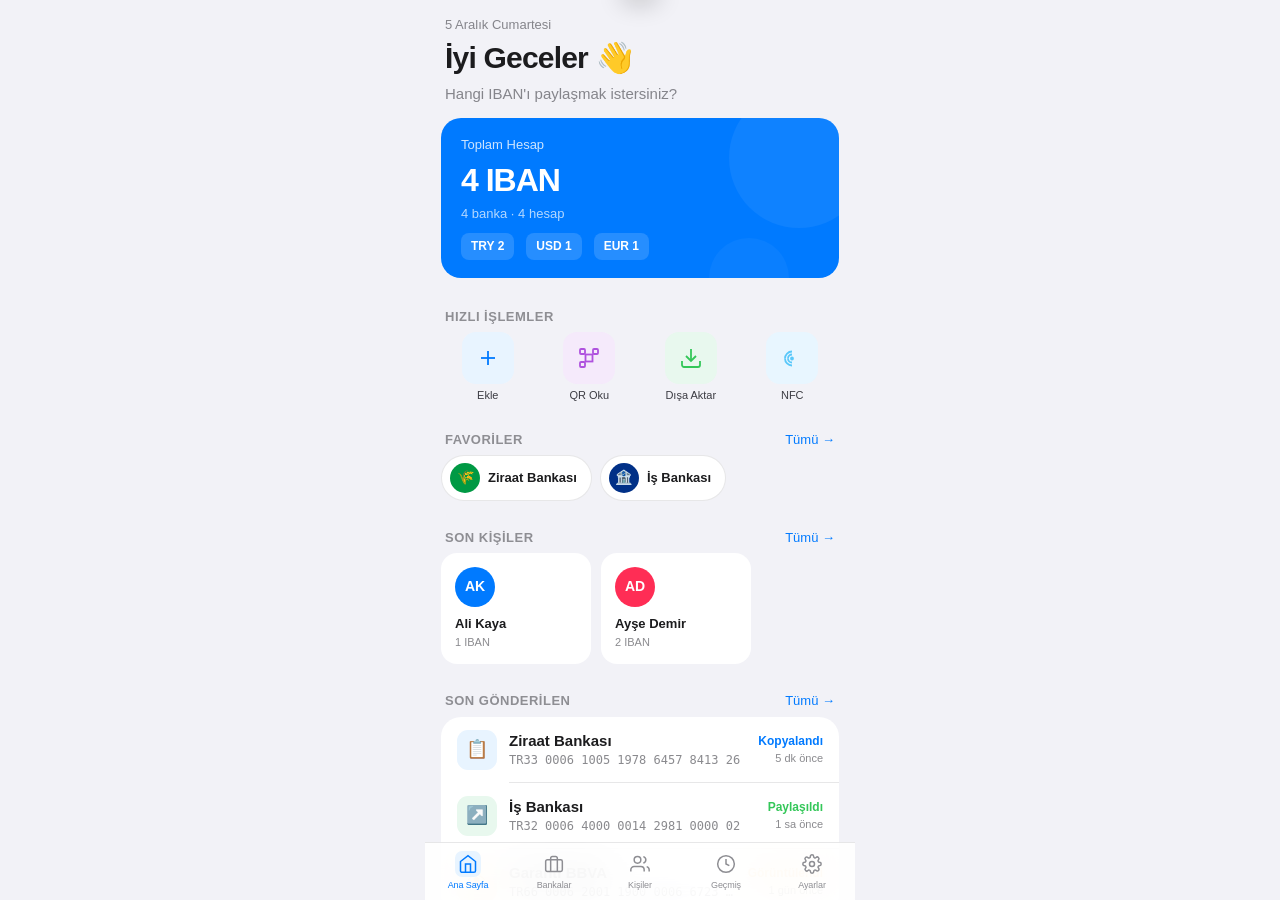
<file: index.html>
<!DOCTYPE html>
<html lang="tr">
<head>
<meta charset="UTF-8">
<meta name="viewport" content="width=device-width, initial-scale=1.0, viewport-fit=cover">
<meta name="apple-mobile-web-app-capable" content="yes">
<meta name="apple-mobile-web-app-status-bar-style" content="black-translucent">
<meta name="apple-mobile-web-app-title" content="IBAN Manager">
<meta name="theme-color" content="#007AFF">
<title>IBAN Manager Pro Ultimate</title>
<style>
:root {
  --blue:#007AFF;--blue-light:#E8F4FF;--blue-dark:#0055D4;
  --green:#34C759;--green-light:#E8F8EE;
  --orange:#FF9500;--orange-light:#FFF3E8;
  --red:#FF3B30;--red-light:#FFE8E7;
  --purple:#AF52DE;--purple-light:#F5EAFB;
  --teal:#5AC8FA;--teal-light:#E8F6FF;
  --pink:#FF2D55;--pink-light:#FFE8EE;
  --indigo:#5856D6;--indigo-light:#EEEEFF;
  --gray1:#1C1C1E;--gray2:#2C2C2E;--gray3:#3A3A3C;
  --gray4:#48484A;--gray5:#636366;--gray6:#8E8E93;
  --gray-fill1:#F2F2F7;--gray-fill2:#E5E5EA;--gray-fill3:#D1D1D6;
  --separator:rgba(60,60,67,0.12);
  --bg:#F2F2F7;--card-bg:#FFFFFF;
  --text1:#1C1C1E;--text2:#3C3C43;--text3:rgba(60,60,67,0.6);--text4:rgba(60,60,67,0.3);
  --safe-top:env(safe-area-inset-top,0px);--safe-bottom:env(safe-area-inset-bottom,0px);
  --r-sm:8px;--r-md:12px;--r-lg:16px;--r-xl:20px;--r-2xl:28px;
  --font-size-base:16px;
}
@media(prefers-color-scheme:dark){:root{
  --bg:#000;--card-bg:#1C1C1E;--text1:#FFF;--text2:rgba(255,255,255,.8);
  --text3:rgba(255,255,255,.5);--text4:rgba(255,255,255,.2);
  --gray-fill1:#1C1C1E;--gray-fill2:#2C2C2E;--gray-fill3:#3A3A3C;
  --separator:rgba(255,255,255,.1);
  --blue-light:rgba(0,122,255,.15);--green-light:rgba(52,199,89,.15);
  --red-light:rgba(255,59,48,.15);--purple-light:rgba(175,82,222,.15);
  --orange-light:rgba(255,149,0,.15);--teal-light:rgba(90,200,250,.15);
  --pink-light:rgba(255,45,85,.15);--indigo-light:rgba(88,86,214,.15);
}}
*{margin:0;padding:0;box-sizing:border-box;-webkit-tap-highlight-color:transparent;-webkit-font-smoothing:antialiased}
html,body{height:100%;overflow:hidden;background:var(--bg)}
body{font-family:-apple-system,BlinkMacSystemFont,'SF Pro Display','Helvetica Neue',sans-serif;color:var(--text1);font-size:var(--font-size-base);line-height:1.4;overscroll-behavior:none}
.app{height:100vh;display:flex;flex-direction:column;max-width:430px;margin:0 auto;position:relative;overflow:hidden;background:var(--bg)}

/* ── TAB BAR ── */
.tab-bar{position:fixed;bottom:0;left:0;right:0;z-index:100;background:rgba(255,255,255,.85);backdrop-filter:saturate(180%) blur(20px);-webkit-backdrop-filter:saturate(180%) blur(20px);border-top:.5px solid var(--separator);padding:6px 0 calc(6px + var(--safe-bottom));display:flex;align-items:center;max-width:430px;margin:0 auto}
@media(prefers-color-scheme:dark){.tab-bar{background:rgba(28,28,30,.85)}}
.tab-item{flex:1;display:flex;flex-direction:column;align-items:center;gap:2px;cursor:pointer;padding:2px 0;transition:.15s;min-width:0}
.tab-item .tab-icon{width:26px;height:26px;display:flex;align-items:center;justify-content:center;border-radius:7px;transition:.2s}
.tab-item.active .tab-icon{background:var(--blue-light)}
.tab-icon svg{width:20px;height:20px;stroke:var(--gray6);stroke-width:1.8;fill:none;transition:.2s}
.tab-item.active .tab-icon svg{stroke:var(--blue)}
.tab-label{font-size:9px;color:var(--gray6);transition:.2s;font-weight:500;letter-spacing:-.1px;white-space:nowrap}
.tab-item.active .tab-label{color:var(--blue)}

/* ── SCREENS ── */
.screens{flex:1;overflow:hidden;position:relative}
.screen{position:absolute;inset:0;overflow-y:auto;overflow-x:hidden;-webkit-overflow-scrolling:touch;display:none;padding-bottom:calc(78px + var(--safe-bottom))}
.screen.active{display:block}
.screen::-webkit-scrollbar{display:none}

/* ── HEADER ── */
.nav-header{padding:calc(14px + var(--safe-top)) 20px 10px;position:sticky;top:0;z-index:50;background:rgba(242,242,247,.9);backdrop-filter:blur(20px);-webkit-backdrop-filter:blur(20px)}
@media(prefers-color-scheme:dark){.nav-header{background:rgba(0,0,0,.9)}}
.nav-title{font-size:28px;font-weight:700;letter-spacing:-.5px}
.nav-subtitle{font-size:13px;color:var(--text3);margin-top:2px}
.nav-header-row{display:flex;align-items:center;justify-content:space-between}
.nav-btn{width:32px;height:32px;background:var(--blue);border-radius:50%;border:none;cursor:pointer;display:flex;align-items:center;justify-content:center;flex-shrink:0}
.nav-btn svg{width:18px;height:18px;stroke:#fff;fill:none;stroke-width:2.5}

/* ── SECTION ── */
.section-label{font-size:13px;font-weight:600;color:var(--gray6);text-transform:uppercase;letter-spacing:.5px;padding:16px 20px 6px;display:flex;align-items:center;justify-content:space-between}
.section-label a{font-size:13px;color:var(--blue);font-weight:500;text-transform:none;letter-spacing:0;cursor:pointer}

/* ── SEARCH ── */
.search-bar{padding:0 16px 10px}
.search-input-wrap{background:var(--gray-fill2);border-radius:12px;display:flex;align-items:center;gap:8px;padding:0 12px;height:40px}
.search-input-wrap svg{width:17px;height:17px;stroke:var(--gray6);stroke-width:2;fill:none;flex-shrink:0}
.search-input-wrap input{background:none;border:none;outline:none;font-size:15px;color:var(--text1);flex:1;font-family:inherit}
.search-input-wrap input::placeholder{color:var(--text3)}
.search-input-wrap .clear-btn{background:var(--gray-fill3);border:none;border-radius:50%;width:18px;height:18px;display:flex;align-items:center;justify-content:center;cursor:pointer;flex-shrink:0;font-size:10px;color:var(--gray6)}

/* ── CHIPS ── */
.chip-row{display:flex;gap:8px;overflow-x:auto;padding:0 16px 10px;scrollbar-width:none}
.chip-row::-webkit-scrollbar{display:none}
.chip{padding:6px 14px;border-radius:50px;font-size:13px;font-weight:600;cursor:pointer;flex-shrink:0;transition:.15s;background:var(--card-bg);color:var(--text2);border:1px solid var(--separator)}
.chip.active{background:var(--blue);color:#fff;border-color:var(--blue)}

/* ── CARDS ── */
.card{background:var(--card-bg);border-radius:var(--r-xl);padding:16px;margin:0 16px 12px}
.list-card{background:var(--card-bg);border-radius:var(--r-xl);margin:0 16px 10px;overflow:hidden}

/* ── LIST ITEMS ── */
.list-item{display:flex;align-items:center;gap:12px;padding:13px 16px;cursor:pointer;transition:.1s;position:relative;-webkit-user-select:none;user-select:none}
.list-item:not(:last-child)::after{content:'';position:absolute;bottom:0;left:68px;right:0;height:.5px;background:var(--separator)}
.list-item:active{background:var(--gray-fill1)}
.list-item-icon{width:40px;height:40px;border-radius:11px;display:flex;align-items:center;justify-content:center;flex-shrink:0;font-size:18px;color:#fff}
.list-item-content{flex:1;min-width:0}
.list-item-title{font-size:15px;font-weight:600;color:var(--text1);white-space:nowrap;overflow:hidden;text-overflow:ellipsis}
.list-item-sub{font-size:12px;color:var(--text3);margin-top:1px;white-space:nowrap;overflow:hidden;text-overflow:ellipsis;font-family:'SF Mono',Monaco,monospace}
.list-item-sub2{font-size:12px;color:var(--text3);margin-top:1px;white-space:nowrap;overflow:hidden;text-overflow:ellipsis}
.list-item-right{display:flex;align-items:center;gap:6px;flex-shrink:0}
.chevron-icon{width:16px;height:16px;stroke:var(--text4);stroke-width:2;fill:none}

/* ── BANK CARD ── */
.bank-card{background:var(--card-bg);border-radius:var(--r-xl);margin:0 16px 10px;overflow:visible;cursor:pointer;transition:.1s;position:relative}
.bank-card:active{transform:scale(0.98)}
.bank-card.selected{outline:2px solid var(--blue);outline-offset:-2px}
.bank-card-inner{padding:16px}
.bank-header{display:flex;align-items:center;gap:12px;margin-bottom:12px}
.bank-logo{width:44px;height:44px;border-radius:12px;display:flex;align-items:center;justify-content:center;font-size:20px;font-weight:700;flex-shrink:0;color:#fff}
.bank-name{font-size:16px;font-weight:600;color:var(--text1);letter-spacing:-.2px}
.bank-owner{font-size:13px;color:var(--text3);margin-top:1px}
.bank-iban{font-family:'SF Mono',Monaco,Consolas,monospace;font-size:13px;color:var(--text2);background:var(--gray-fill1);border-radius:8px;padding:9px 12px;letter-spacing:1px;word-break:break-all;line-height:1.5}
.bank-actions{display:flex;gap:8px;margin-top:12px}
.bank-btn{flex:1;height:36px;border-radius:10px;border:none;font-size:13px;font-weight:600;cursor:pointer;display:flex;align-items:center;justify-content:center;gap:5px;transition:.15s;font-family:inherit}
.bank-btn.btn-copy{background:var(--blue-light);color:var(--blue)}
.btn-share{background:var(--green-light);color:#1a7a36}
.btn-qr{background:var(--purple-light);color:var(--purple)}
@media(prefers-color-scheme:dark){.btn-share{color:var(--green)}}
.bank-card-select{position:absolute;top:12px;right:12px;width:24px;height:24px;border-radius:50%;border:2px solid var(--gray-fill3);background:var(--card-bg);display:none;align-items:center;justify-content:center;cursor:pointer;z-index:2;font-size:13px;color:#fff}
.bulk-mode .bank-card-select{display:flex}
.bank-card.selected .bank-card-select{background:var(--blue);border-color:var(--blue);color:#fff}
body.privacy-mode .bank-card-privacy .bank-iban{filter:blur(6px);user-select:none}

/* ── STATS ── */
.stats-row{display:grid;grid-template-columns:repeat(3,1fr);gap:10px;padding:0 16px;margin-bottom:12px}
.stat-card{background:var(--card-bg);border-radius:var(--r-lg);padding:14px 12px;text-align:center}
.stat-num{font-size:26px;font-weight:700;letter-spacing:-.5px}
.stat-label{font-size:11px;color:var(--text3);margin-top:2px;font-weight:500}

/* ── GREETING ── */
.greeting-wrap{padding:calc(16px + var(--safe-top)) 20px 14px}
.greeting-date{font-size:13px;color:var(--text3);margin-bottom:3px}
.greeting-title{font-size:30px;font-weight:700;letter-spacing:-.8px}
.greeting-sub{font-size:15px;color:var(--text3);margin-top:4px}

/* ── SUMMARY BANNER ── */
.summary-banner{background:var(--blue);border-radius:var(--r-xl);padding:18px 20px;margin:0 16px 14px;color:#fff;position:relative;overflow:hidden}
.summary-banner::before{content:'';position:absolute;right:-30px;top:-30px;width:140px;height:140px;background:rgba(255,255,255,.06);border-radius:50%}
.summary-banner::after{content:'';position:absolute;right:50px;bottom:-40px;width:80px;height:80px;background:rgba(255,255,255,.04);border-radius:50%}
.sb-label{font-size:13px;opacity:.8;margin-bottom:4px;font-weight:500;position:relative;z-index:1}
.sb-big{font-size:32px;font-weight:700;letter-spacing:-1px;margin-bottom:2px;position:relative;z-index:1}
.sb-sub{font-size:13px;opacity:.7;position:relative;z-index:1}
.sb-row{display:flex;gap:12px;margin-top:10px;position:relative;z-index:1;flex-wrap:wrap}
.sb-chip{background:rgba(255,255,255,.15);border-radius:8px;padding:5px 10px;font-size:12px;font-weight:600}

/* ── QUICK GRID ── */
.quick-grid{display:grid;grid-template-columns:repeat(4,1fr);gap:8px;padding:0 16px;margin-bottom:12px}
.quick-item{display:flex;flex-direction:column;align-items:center;gap:5px;cursor:pointer;transition:.15s}
.quick-item .quick-icon{width:52px;height:52px;border-radius:14px;display:flex;align-items:center;justify-content:center}
.quick-icon svg{width:24px;height:24px;stroke-width:1.8;fill:none}
.quick-label{font-size:11px;font-weight:500;color:var(--text2);text-align:center;line-height:1.2}

/* ── FAV PILLS ── */
.fav-scroll{overflow-x:auto;padding:0 16px;margin-bottom:12px;display:flex;gap:8px;scrollbar-width:none}
.fav-scroll::-webkit-scrollbar{display:none}
.fav-pill{display:flex;align-items:center;gap:8px;background:var(--card-bg);border-radius:50px;padding:7px 14px 7px 8px;flex-shrink:0;cursor:pointer;transition:.15s;border:.5px solid var(--separator)}
.fav-pill .fav-pill-logo{width:30px;height:30px;border-radius:50%;display:flex;align-items:center;justify-content:center;font-size:14px;color:#fff}
.fav-pill-name{font-size:13px;font-weight:600;color:var(--text1)}

/* ── H SCROLL ── */
.h-scroll{overflow-x:auto;padding:0 16px;margin-bottom:12px;display:flex;gap:10px;scrollbar-width:none}
.h-scroll::-webkit-scrollbar{display:none}
.h-card{background:var(--card-bg);border-radius:var(--r-lg);padding:14px;flex-shrink:0;width:150px;cursor:pointer;transition:.15s}
.h-card .h-card-icon{font-size:24px;margin-bottom:8px}
.h-card-title{font-size:13px;font-weight:600;color:var(--text1);white-space:nowrap;overflow:hidden;text-overflow:ellipsis}
.h-card-sub{font-size:11px;color:var(--text3);margin-top:2px}

/* ── MODAL ── */
.modal-overlay{position:fixed;inset:0;z-index:200;display:none;align-items:flex-end;justify-content:center;background:rgba(0,0,0,.5);backdrop-filter:blur(4px)}
.modal-overlay.open{display:flex}
.modal-sheet{background:var(--card-bg);border-radius:24px 24px 0 0;width:100%;max-width:430px;padding:10px 20px calc(20px + var(--safe-bottom));max-height:92vh;overflow-y:auto;animation:slideUp .3s cubic-bezier(.34,1.56,.64,1)}
.modal-sheet::-webkit-scrollbar{display:none}
@keyframes slideUp{from{transform:translateY(100%)}to{transform:translateY(0)}}
.modal-handle{width:36px;height:4px;background:var(--gray-fill3);border-radius:2px;margin:0 auto 18px}
.modal-title{font-size:20px;font-weight:700;margin-bottom:18px;letter-spacing:-.4px}
.form-group{margin-bottom:14px}
.form-label{font-size:13px;font-weight:600;color:var(--text3);margin-bottom:5px;display:block}
.form-input{width:100%;background:var(--gray-fill1);border:none;border-radius:12px;padding:11px 14px;font-size:15px;color:var(--text1);font-family:inherit;outline:none;transition:.15s;-webkit-appearance:none}
.form-input:focus{background:var(--gray-fill2)}
.form-textarea{resize:vertical;min-height:70px;line-height:1.5}
.form-row{display:grid;grid-template-columns:1fr 1fr;gap:10px}
.color-pick{display:flex;gap:8px;flex-wrap:wrap}
.color-dot{width:32px;height:32px;border-radius:50%;cursor:pointer;transition:.15s;border:2.5px solid transparent;flex-shrink:0}
.color-dot.sel{transform:scale(1.2);border-color:#fff;box-shadow:0 0 0 2px var(--color-val)}
.btn-primary{width:100%;height:50px;background:var(--blue);color:#fff;border:none;border-radius:14px;font-size:17px;font-weight:600;cursor:pointer;margin-top:6px;font-family:inherit;transition:.15s}
.btn-primary:active{opacity:.85}
.btn-secondary{width:100%;height:44px;background:var(--gray-fill2);color:var(--text2);border:none;border-radius:12px;font-size:15px;font-weight:600;cursor:pointer;margin-top:8px;font-family:inherit;transition:.15s}
.btn-secondary.btn-danger{background:var(--red-light);color:var(--red)}

/* ── IBAN MONO ── */
.iban-mono{font-family:'SF Mono',Monaco,Consolas,monospace;font-size:14px;letter-spacing:1.5px}

/* ── BADGE ── */
.badge{display:inline-flex;align-items:center;padding:3px 8px;border-radius:6px;font-size:11px;font-weight:600}
.badge-blue{background:var(--blue-light);color:var(--blue)}
.badge-green{background:var(--green-light);color:#1a7a36}
.badge-red{background:var(--red-light);color:var(--red)}
.badge-orange{background:var(--orange-light);color:var(--orange)}
.badge-purple{background:var(--purple-light);color:var(--purple)}
@media(prefers-color-scheme:dark){.badge-green{color:var(--green)}}

/* ── TOAST ── */
.toast{position:fixed;top:calc(56px + var(--safe-top));left:50%;transform:translateX(-50%) translateY(-80px);background:#1C1C1E;color:#fff;padding:10px 20px;border-radius:50px;font-size:14px;font-weight:600;z-index:500;white-space:nowrap;transition:.3s cubic-bezier(.34,1.56,.64,1);box-shadow:0 8px 24px rgba(0,0,0,.2);max-width:90vw;text-align:center}
.toast.show{transform:translateX(-50%) translateY(0)}
@media(prefers-color-scheme:dark){.toast{background:#3A3A3C}}

/* ── QR ── */
.qr-wrap{display:flex;flex-direction:column;align-items:center;padding:16px 0}
.qr-box{background:#fff;padding:18px;border-radius:20px;margin-bottom:16px;box-shadow:0 4px 20px rgba(0,0,0,.1)}

/* ── LOCK ── */
.lock-screen{position:fixed;inset:0;z-index:300;background:var(--bg);display:none;flex-direction:column;align-items:center;justify-content:center;padding:40px 20px}
.lock-screen.active{display:flex}
.lock-icon{font-size:56px;margin-bottom:16px}
.lock-title{font-size:22px;font-weight:700;margin-bottom:6px}
.lock-sub{font-size:15px;color:var(--text3);margin-bottom:36px;text-align:center}
.pin-dots{display:flex;gap:16px;margin-bottom:36px}
.pin-dot{width:15px;height:15px;border-radius:50%;background:var(--gray-fill3);transition:.1s}
.pin-dot.filled{background:var(--blue)}
.pin-dot.error{background:var(--red);animation:shake .3s}
@keyframes shake{0%,100%{transform:translateX(0)}25%{transform:translateX(-6px)}75%{transform:translateX(6px)}}
.pin-pad{display:grid;grid-template-columns:repeat(3,1fr);gap:12px;width:260px}
.pin-key{height:72px;background:var(--card-bg);border-radius:50%;border:none;font-size:24px;font-weight:400;cursor:pointer;font-family:inherit;color:var(--text1);transition:.1s;display:flex;flex-direction:column;align-items:center;justify-content:center;gap:1px;box-shadow:0 2px 8px rgba(0,0,0,.06)}
.pin-key:active{background:var(--gray-fill2)}
.pin-key-letters{font-size:9px;color:var(--text3);font-weight:600;letter-spacing:1px}

/* ── EMPTY ── */
.empty{display:flex;flex-direction:column;align-items:center;justify-content:center;padding:60px 30px;text-align:center}
.empty-icon{font-size:50px;margin-bottom:14px}
.empty-title{font-size:20px;font-weight:700;margin-bottom:8px}
.empty-sub{font-size:14px;color:var(--text3);line-height:1.5}

/* ── FAB ── */
.fab{position:fixed;bottom:calc(78px + var(--safe-bottom) + 12px);right:20px;width:52px;height:52px;background:var(--blue);border-radius:50%;border:none;cursor:pointer;display:flex;align-items:center;justify-content:center;box-shadow:0 4px 16px rgba(0,122,255,.4);z-index:90;transition:.15s}
.fab:active{transform:scale(.93)}
.fab svg{width:24px;height:24px;stroke:#fff;stroke-width:2.5;fill:none}

/* ── SHARE GRID ── */
.share-grid{display:grid;grid-template-columns:repeat(4,1fr);gap:12px;margin-bottom:16px}
.share-item{display:flex;flex-direction:column;align-items:center;gap:6px;cursor:pointer;transition:.15s}
.share-item .share-ico{width:52px;height:52px;border-radius:14px;display:flex;align-items:center;justify-content:center;font-size:24px}
.share-lbl{font-size:11px;color:var(--text2);font-weight:500;text-align:center}

/* ── SETTINGS ── */
.settings-group{background:var(--card-bg);border-radius:var(--r-xl);margin:0 16px 12px;overflow:hidden}
.settings-row{display:flex;align-items:center;padding:13px 16px;gap:12px;cursor:pointer;position:relative;transition:.1s}
.settings-row:not(:last-child)::after{content:'';position:absolute;bottom:0;left:52px;right:0;height:.5px;background:var(--separator)}
.settings-row:active{background:var(--gray-fill1)}
.settings-icon{width:32px;height:32px;border-radius:8px;display:flex;align-items:center;justify-content:center;flex-shrink:0}
.settings-icon svg{width:17px;height:17px;stroke:#fff;stroke-width:2;fill:none}
.settings-label{flex:1;font-size:15px;color:var(--text1)}
.settings-value{font-size:14px;color:var(--text3)}
.toggle{width:48px;height:28px;background:var(--gray-fill3);border-radius:50px;position:relative;cursor:pointer;transition:.2s;flex-shrink:0}
.toggle.on{background:var(--green)}
.toggle-thumb{width:24px;height:24px;background:#fff;border-radius:50%;position:absolute;top:2px;left:2px;transition:.2s;box-shadow:0 2px 6px rgba(0,0,0,.2)}
.toggle.on .toggle-thumb{transform:translateX(20px)}

/* ── DETAIL CARD ── */
.detail-iban-card{background:linear-gradient(135deg,var(--bank-c1,#007AFF),var(--bank-c2,#0055D4));border-radius:var(--r-xl);padding:22px;margin-bottom:14px;color:#fff;position:relative;overflow:hidden}
.detail-iban-card::before{content:'';position:absolute;right:-30px;bottom:-30px;width:150px;height:150px;background:rgba(255,255,255,.07);border-radius:50%}
.detail-card-bank{font-size:13px;opacity:.75;position:relative;z-index:1}
.detail-card-num{font-family:'SF Mono',Monaco,monospace;font-size:13px;letter-spacing:2px;margin:10px 0 5px;position:relative;z-index:1;word-break:break-all;line-height:1.6}
.detail-card-owner{font-size:18px;font-weight:600;position:relative;z-index:1}
.detail-card-currency{font-size:13px;opacity:.7;position:relative;z-index:1;margin-top:3px}

/* ── CHART ── */
.chart-bar-wrap{display:flex;align-items:flex-end;gap:6px;height:80px;padding:0 4px}
.chart-bar{flex:1;background:var(--blue);border-radius:4px 4px 0 0;min-height:4px;transition:.15s}
.progress-bar{height:6px;background:var(--gray-fill2);border-radius:3px;overflow:hidden;margin-top:6px}
.progress-fill{height:100%;background:var(--blue);border-radius:3px;transition:.4s}

/* ── CONTACT ── */
.contact-avatar{width:44px;height:44px;border-radius:50%;display:flex;align-items:center;justify-content:center;font-size:18px;font-weight:700;color:#fff;flex-shrink:0}

/* ── BULK BAR ── */
.bulk-bar{position:fixed;bottom:calc(78px + var(--safe-bottom));left:0;right:0;background:var(--blue);color:#fff;padding:12px 20px;display:none;align-items:center;justify-content:space-between;z-index:80;border-radius:16px 16px 0 0;max-width:430px;margin:0 auto}
.bulk-bar.show{display:flex}
.bulk-bar-btns{display:flex;gap:8px}
.bulk-bar-btn{background:rgba(255,255,255,.2);color:#fff;border:none;border-radius:10px;padding:7px 14px;font-size:13px;font-weight:600;cursor:pointer;font-family:inherit}

/* ── NFC ── */
.nfc-wave{width:80px;height:80px;border-radius:50%;border:3px solid var(--blue);position:relative;display:flex;align-items:center;justify-content:center;margin:20px auto}
.nfc-wave::before,.nfc-wave::after{content:'';position:absolute;border-radius:50%;border:2px solid var(--blue-light);animation:nfcExpand 1.5s infinite}
.nfc-wave::before{width:110px;height:110px;animation-delay:0s}
.nfc-wave::after{width:140px;height:140px;animation-delay:.5s}
@keyframes nfcExpand{0%{opacity:1;transform:scale(.8)}100%{opacity:0;transform:scale(1.2)}}

/* ── ANIM ── */
@keyframes fadeIn{from{opacity:0;transform:translateY(8px)}to{opacity:1;transform:translateY(0)}}
.anim-in{animation:fadeIn .25s ease forwards}

/* ── UNDO BAR ── */
.undo-bar{position:fixed;bottom:calc(78px + var(--safe-bottom) + 16px);left:16px;right:16px;background:var(--gray2);color:#fff;padding:12px 16px;border-radius:14px;display:none;align-items:center;justify-content:space-between;z-index:150;font-size:14px;max-width:398px;margin:0 auto}
.undo-bar.show{display:flex}
.undo-btn{background:var(--blue);color:#fff;border:none;border-radius:8px;padding:5px 12px;font-size:13px;font-weight:600;cursor:pointer}

/* ── SORT ── */
.sort-option{display:flex;align-items:center;justify-content:space-between;gap:12px;padding:12px 16px;cursor:pointer;border-radius:12px;transition:.1s}
.sort-option:active{background:var(--gray-fill1)}
.sort-option.active{color:var(--blue)}

/* ── FONT SIZES ── */
body.font-small{--font-size-base:14px}
body.font-large{--font-size-base:18px}
body.font-xlarge{--font-size-base:20px}

/* ── PRIVACY BLUR ── */
body.privacy-mode .bank-iban{filter:blur(5px);transition:.2s}
body.privacy-mode .detail-card-num{filter:blur(5px)}

/* ── DRAG HANDLE ── */
.drag-handle{width:24px;height:24px;display:flex;flex-direction:column;justify-content:center;gap:4px;padding:2px;cursor:grab;flex-shrink:0}
.drag-handle span{display:block;height:2px;background:var(--gray-fill3);border-radius:1px}
</style>
<!-- PWA Manifest -->
<link rel="manifest" href="./manifest.json">

<!-- Theme Color (tarayıcı adres çubuğu rengi) -->
<meta name="theme-color" content="#007AFF" media="(prefers-color-scheme: light)">
<meta name="theme-color" content="#0A0A0F" media="(prefers-color-scheme: dark)">

<!-- ── Apple / iOS Meta Tags ── -->
<!-- Ana ekrana eklendiğinde tam ekran (statusbar dahil) aç -->
<meta name="apple-mobile-web-app-capable" content="yes">
<!-- Status bar stili: default | black | black-translucent -->
<meta name="apple-mobile-web-app-status-bar-style" content="black-translucent">
<!-- Ana ekrandaki uygulama adı -->
<meta name="apple-mobile-web-app-title" content="IBAN Pro">

<!-- Apple Touch Icon'lar (Ana Ekran ikonu) -->
<link rel="apple-touch-icon" href="./icons/apple-touch-icon.png">
<link rel="apple-touch-icon" sizes="152x152" href="./icons/icon-152x152.png">
<link rel="apple-touch-icon" sizes="180x180" href="./icons/icon-180x180.png">
<link rel="apple-touch-icon" sizes="167x167" href="./icons/icon-192x192.png">

<!-- iOS Splash Screens (Launch Images) -->
<!-- iPhone SE (640x1136) -->
<link rel="apple-touch-startup-image"
      href="./icons/splash/splash-640x1136.png"
      media="(device-width: 320px) and (device-height: 568px) and (-webkit-device-pixel-ratio: 2)">
<!-- iPhone 8 (750x1334) -->
<link rel="apple-touch-startup-image"
      href="./icons/splash/splash-750x1334.png"
      media="(device-width: 375px) and (device-height: 667px) and (-webkit-device-pixel-ratio: 2)">
<!-- iPhone 8 Plus (1242x2208) -->
<link rel="apple-touch-startup-image"
      href="./icons/splash/splash-1242x2208.png"
      media="(device-width: 414px) and (device-height: 736px) and (-webkit-device-pixel-ratio: 3)">
<!-- iPhone X / XS (1125x2436) -->
<link rel="apple-touch-startup-image"
      href="./icons/splash/splash-1125x2436.png"
      media="(device-width: 375px) and (device-height: 812px) and (-webkit-device-pixel-ratio: 3)">
<!-- iPhone XR (828x1792) -->
<link rel="apple-touch-startup-image"
      href="./icons/splash/splash-828x1792.png"
      media="(device-width: 414px) and (device-height: 896px) and (-webkit-device-pixel-ratio: 2)">
<!-- iPhone XS Max (1242x2688) -->
<link rel="apple-touch-startup-image"
      href="./icons/splash/splash-1242x2688.png"
      media="(device-width: 414px) and (device-height: 896px) and (-webkit-device-pixel-ratio: 3)">
<!-- iPhone 12/13 (1170x2532) -->
<link rel="apple-touch-startup-image"
      href="./icons/splash/splash-1170x2532.png"
      media="(device-width: 390px) and (device-height: 844px) and (-webkit-device-pixel-ratio: 3)">
<!-- iPhone 12/13 Pro Max (1284x2778) -->
<link rel="apple-touch-startup-image"
      href="./icons/splash/splash-1284x2778.png"
      media="(device-width: 428px) and (device-height: 926px) and (-webkit-device-pixel-ratio: 3)">
<!-- iPad Pro 12.9" (2048x2732) -->
<link rel="apple-touch-startup-image"
      href="./icons/splash/splash-2048x2732.png"
      media="(device-width: 1024px) and (device-height: 1366px) and (-webkit-device-pixel-ratio: 2)">

<!-- Favicon'lar -->
<link rel="icon" type="image/x-icon"  href="./icons/favicon.ico">
<link rel="icon" type="image/png" sizes="32x32" href="./icons/favicon-32x32.png">
<link rel="icon" type="image/png" sizes="192x192" href="./icons/icon-192x192.png">

<!-- Microsoft Tiles -->
<meta name="msapplication-TileColor"   content="#007AFF">
<meta name="msapplication-TileImage"   content="./icons/icon-144x144.png">
<meta name="msapplication-config"      content="none">

<!-- Open Graph (Paylaşım önizlemesi) -->
<meta property="og:type"        content="website">
<meta property="og:title"       content="IBAN Manager Pro">
<meta property="og:description" content="IBAN hesaplarınızı kolayca yönetin, kopyalayın ve paylaşın.">
<meta property="og:image"       content="./icons/icon-512x512.png">

<!-- SEO -->
<meta name="description" content="IBAN Manager Pro — Türkiye'nin en kapsamlı IBAN yönetim uygulaması. Hesaplarınızı kaydedin, kopyalayın, paylaşın.">
<meta name="keywords"    content="IBAN, banka, hesap, Türkiye, para transferi, TR IBAN">
<meta name="robots"      content="noindex, nofollow"><!-- Kişisel finans uygulaması -->


</head>
<body>
<div class="app">

<!-- ══ LOCK SCREEN ══ -->
<div class="lock-screen" id="lockScreen">
  <div class="lock-icon">🔒</div>
  <div class="lock-title">IBAN Manager Pro</div>
  <div class="lock-sub">Devam etmek için şifrenizi girin</div>
  <div class="pin-dots" id="pinDots">
    <div class="pin-dot" id="d0"></div><div class="pin-dot" id="d1"></div>
    <div class="pin-dot" id="d2"></div><div class="pin-dot" id="d3"></div>
  </div>
  <div class="pin-pad">
    <button class="pin-key" onclick="pinInput('1')"><span>1</span></button>
    <button class="pin-key" onclick="pinInput('2')"><span>2</span><span class="pin-key-letters">ABC</span></button>
    <button class="pin-key" onclick="pinInput('3')"><span>3</span><span class="pin-key-letters">DEF</span></button>
    <button class="pin-key" onclick="pinInput('4')"><span>4</span><span class="pin-key-letters">GHI</span></button>
    <button class="pin-key" onclick="pinInput('5')"><span>5</span><span class="pin-key-letters">JKL</span></button>
    <button class="pin-key" onclick="pinInput('6')"><span>6</span><span class="pin-key-letters">MNO</span></button>
    <button class="pin-key" onclick="pinInput('7')"><span>7</span><span class="pin-key-letters">PQRS</span></button>
    <button class="pin-key" onclick="pinInput('8')"><span>8</span><span class="pin-key-letters">TUV</span></button>
    <button class="pin-key" onclick="pinInput('9')"><span>9</span><span class="pin-key-letters">WXYZ</span></button>
    <button class="pin-key" onclick="biometricAuth()" style="font-size:22px">👤</button>
    <button class="pin-key" onclick="pinInput('0')"><span>0</span></button>
    <button class="pin-key" onclick="pinDelete()" style="font-size:20px">⌫</button>
  </div>
</div>

<!-- ══ SCREENS ══ -->
<div class="screens">

<!-- ─ HOME ─ -->
<div class="screen active" id="screen-home">
  <div class="greeting-wrap">
    <div class="greeting-date" id="greetDate"></div>
    <div class="greeting-title" id="greetTitle">Merhaba 👋</div>
    <div class="greeting-sub" id="greetSub">Hangi IBAN'ı paylaşmak istersiniz?</div>
  </div>
  <div class="summary-banner" id="homeBanner">
    <div class="sb-label">Toplam Hesap</div>
    <div class="sb-big" id="homeTotalIban">0 IBAN</div>
    <div class="sb-sub" id="homeTotalBanks">0 banka</div>
    <div class="sb-row" id="homeBannerChips"></div>
  </div>
  <div class="section-label">Hızlı İşlemler</div>
  <div class="quick-grid">
    <div class="quick-item" onclick="openAddModal()">
      <div class="quick-icon" style="background:var(--blue-light)"><svg viewBox="0 0 24 24" style="stroke:var(--blue)"><line x1="12" y1="5" x2="12" y2="19"/><line x1="5" y1="12" x2="19" y2="12"/></svg></div>
      <div class="quick-label">Ekle</div>
    </div>
    <div class="quick-item" onclick="openScanModal()">
      <div class="quick-icon" style="background:var(--purple-light)"><svg viewBox="0 0 24 24" style="stroke:var(--purple)"><rect x="3" y="3" width="5" height="5" rx="1"/><rect x="16" y="3" width="5" height="5" rx="1"/><rect x="3" y="16" width="5" height="5" rx="1"/><rect x="8.5" y="8.5" width="7" height="7"/></svg></div>
      <div class="quick-label">QR Oku</div>
    </div>
    <div class="quick-item" onclick="openExportModal()">
      <div class="quick-icon" style="background:var(--green-light)"><svg viewBox="0 0 24 24" style="stroke:var(--green)"><path d="M21 15v4a2 2 0 01-2 2H5a2 2 0 01-2-2v-4"/><polyline points="7 10 12 15 17 10"/><line x1="12" y1="15" x2="12" y2="3"/></svg></div>
      <div class="quick-label">Dışa Aktar</div>
    </div>
    <div class="quick-item" onclick="openNFCModal()">
      <div class="quick-icon" style="background:var(--teal-light)"><svg viewBox="0 0 24 24" style="stroke:var(--teal)"><path d="M5 12.5a7 7 0 017-7"/><path d="M5 12.5a7 7 0 007 7"/><path d="M8 12.5a4 4 0 014-4"/><path d="M8 12.5a4 4 0 004 4"/><circle cx="12" cy="12.5" r="1"/></svg></div>
      <div class="quick-label">NFC</div>
    </div>
  </div>
  <div class="section-label">Favoriler <a onclick="switchTab('favs')">Tümü →</a></div>
  <div class="fav-scroll" id="homeFavs"></div>
  <div class="section-label">Son Kişiler <a onclick="switchTab('contacts')">Tümü →</a></div>
  <div class="h-scroll" id="homeRecentContacts"></div>
  <div class="section-label">Son Gönderilen <a onclick="switchTab('history')">Tümü →</a></div>
  <div id="homeRecentHistory"></div>
  <div class="section-label">Son Eklenenler <a onclick="switchTab('banks')">Tümü →</a></div>
  <div id="homeRecent"></div>
  <div class="section-label">Akıllı Öneri</div>
  <div id="homeSuggestion"></div>
</div>

<!-- ─ BANKS ─ -->
<div class="screen" id="screen-banks">
  <div class="nav-header">
    <div class="nav-header-row">
      <div><div class="nav-title">Bankalar</div><div class="nav-subtitle" id="bankCount">0 hesap</div></div>
      <div style="display:flex;gap:8px">
        <button class="nav-btn" style="background:var(--gray-fill2)" onclick="toggleSort()">
          <svg viewBox="0 0 24 24" style="stroke:var(--text2)"><line x1="4" y1="6" x2="20" y2="6"/><line x1="4" y1="12" x2="14" y2="12"/><line x1="4" y1="18" x2="10" y2="18"/></svg>
        </button>
        <button class="nav-btn" style="background:var(--gray-fill2)" id="bulkToggleBtn" onclick="toggleBulkMode()">
          <svg viewBox="0 0 24 24" style="stroke:var(--text2)"><polyline points="9 11 12 14 22 4"/><path d="M21 12v7a2 2 0 01-2 2H5a2 2 0 01-2-2V5a2 2 0 012-2h11"/></svg>
        </button>
        <button class="nav-btn" onclick="openAddModal()"><svg viewBox="0 0 24 24"><line x1="12" y1="5" x2="12" y2="19"/><line x1="5" y1="12" x2="19" y2="12"/></svg></button>
      </div>
    </div>
  </div>
  <div class="search-bar">
    <div class="search-input-wrap">
      <svg viewBox="0 0 24 24"><circle cx="11" cy="11" r="8"/><line x1="21" y1="21" x2="16.65" y2="16.65"/></svg>
      <input type="text" id="bankSearch" placeholder="Banka, IBAN veya hesap sahibi ara…" oninput="filterBanks(this.value)">
      <button class="clear-btn" onclick="clearSearch()" id="clearSearchBtn" style="display:none">✕</button>
    </div>
  </div>
  <div class="chip-row" id="bankFilter">
    <div class="chip active" onclick="filterByTag(this,'all')">Tümü</div>
    <div class="chip" onclick="filterByTag(this,'fav')">⭐ Favoriler</div>
    <div class="chip" onclick="filterByTag(this,'TRY')">₺ TRY</div>
    <div class="chip" onclick="filterByTag(this,'USD')">$ USD</div>
    <div class="chip" onclick="filterByTag(this,'EUR')">€ EUR</div>
    <div class="chip" onclick="filterByTag(this,'GBP')">£ GBP</div>
  </div>
  <div id="bankList"></div>
  <div class="bulk-bar" id="bulkBar">
    <span id="bulkCount">0 seçili</span>
    <div class="bulk-bar-btns">
      <button class="bulk-bar-btn" onclick="bulkShare()">↗️ Paylaş</button>
      <button class="bulk-bar-btn" onclick="bulkExport()">📦 Dışa</button>
      <button class="bulk-bar-btn" onclick="bulkDelete()" style="background:rgba(255,59,48,.3)">🗑️ Sil</button>
    </div>
  </div>
  <button class="fab" onclick="openAddModal()"><svg viewBox="0 0 24 24"><line x1="12" y1="5" x2="12" y2="19"/><line x1="5" y1="12" x2="19" y2="12"/></svg></button>
</div>

<!-- ─ CONTACTS ─ -->
<div class="screen" id="screen-contacts">
  <div class="nav-header">
    <div class="nav-header-row">
      <div><div class="nav-title">Kişiler</div><div class="nav-subtitle" id="contactCount">0 kişi</div></div>
      <button class="nav-btn" onclick="openAddContactModal()"><svg viewBox="0 0 24 24"><line x1="12" y1="5" x2="12" y2="19"/><line x1="5" y1="12" x2="19" y2="12"/></svg></button>
    </div>
  </div>
  <div class="search-bar">
    <div class="search-input-wrap">
      <svg viewBox="0 0 24 24"><circle cx="11" cy="11" r="8"/><line x1="21" y1="21" x2="16.65" y2="16.65"/></svg>
      <input type="text" id="contactSearch" placeholder="Kişi ara…" oninput="filterContacts(this.value)">
    </div>
  </div>
  <div class="chip-row">
    <div class="chip active" id="cChipAll" onclick="filterContactsTag(this,'all')">Tümü</div>
    <div class="chip" id="cChipFav" onclick="filterContactsTag(this,'fav')">⭐ Favoriler</div>
    <div class="chip" id="cChipRecent" onclick="filterContactsTag(this,'recent')">🕐 Son</div>
  </div>
  <div id="contactList"></div>
  <button class="fab" onclick="openAddContactModal()"><svg viewBox="0 0 24 24"><line x1="12" y1="5" x2="12" y2="19"/><line x1="5" y1="12" x2="19" y2="12"/></svg></button>
</div>

<!-- ─ HISTORY ─ -->
<div class="screen" id="screen-history">
  <div class="nav-header">
    <div class="nav-header-row">
      <div><div class="nav-title">Geçmiş</div><div class="nav-subtitle" id="historyCount">0 işlem</div></div>
      <button class="nav-btn" style="background:var(--red-light)" onclick="clearHistory()">
        <svg viewBox="0 0 24 24" style="stroke:var(--red)"><polyline points="3 6 5 6 21 6"/><path d="M19 6l-1 14H6L5 6"/></svg>
      </button>
    </div>
  </div>
  <div class="chip-row">
    <div class="chip active" id="hChipAll" onclick="filterHistory(this,'all')">Tümü</div>
    <div class="chip" id="hChipCopy" onclick="filterHistory(this,'copy')">📋 Kopyala</div>
    <div class="chip" id="hChipShare" onclick="filterHistory(this,'share')">↗️ Paylaş</div>
    <div class="chip" id="hChipView" onclick="filterHistory(this,'view')">👁 Görüntüle</div>
  </div>
  <div id="historyList"></div>
</div>

<!-- ─ FAVS ─ -->
<div class="screen" id="screen-favs">
  <div class="nav-header"><div class="nav-title">Favoriler</div><div class="nav-subtitle">Hızlı erişim</div></div>
  <div id="favList"></div>
</div>

<!-- ─ STATS ─ -->
<div class="screen" id="screen-stats">
  <div class="nav-header"><div class="nav-title">İstatistikler</div><div class="nav-subtitle">Kullanım analizi</div></div>
  <div class="stats-row">
    <div class="stat-card"><div class="stat-num" id="stTotal">0</div><div class="stat-label">Toplam IBAN</div></div>
    <div class="stat-card"><div class="stat-num" id="stBanks">0</div><div class="stat-label">Banka</div></div>
    <div class="stat-card"><div class="stat-num" id="stCopies">0</div><div class="stat-label">Kopyalama</div></div>
  </div>
  <div class="stats-row" style="margin-top:-4px">
    <div class="stat-card"><div class="stat-num" id="stShares">0</div><div class="stat-label">Paylaşım</div></div>
    <div class="stat-card"><div class="stat-num" id="stContacts">0</div><div class="stat-label">Kişi</div></div>
    <div class="stat-card"><div class="stat-num" id="stHistory">0</div><div class="stat-label">İşlem</div></div>
  </div>
  <div class="section-label">Aylık Aktivite</div>
  <div class="card">
    <div class="chart-bar-wrap" id="actChart"></div>
    <div style="display:flex;gap:6px;margin-top:6px" id="actLabels"></div>
  </div>
  <div class="section-label">Para Birimleri</div>
  <div class="card" id="currencyStats"></div>
  <div class="section-label">En Çok Kullanılan Bankalar</div>
  <div id="topBanks"></div>
  <div class="section-label">Haftalık Rapor</div>
  <div class="card" id="weeklyReport"></div>
</div>

<!-- ─ SETTINGS ─ -->
<div class="screen" id="screen-settings">
  <div class="nav-header"><div class="nav-title">Ayarlar</div><div class="nav-subtitle">Uygulama tercihleri</div></div>
  <div class="section-label">Güvenlik</div>
  <div class="settings-group">
    <div class="settings-row" onclick="toggleSetting('lock')">
      <div class="settings-icon" style="background:#FF3B30"><svg viewBox="0 0 24 24"><rect x="3" y="11" width="18" height="11" rx="2"/><path d="M7 11V7a5 5 0 0110 0v4"/></svg></div>
      <div class="settings-label">Uygulama Kilidi</div>
      <div class="toggle" id="togLock"><div class="toggle-thumb"></div></div>
    </div>
    <div class="settings-row" onclick="toggleSetting('faceid')">
      <div class="settings-icon" style="background:#5AC8FA"><svg viewBox="0 0 24 24"><path d="M9 9h.01M15 9h.01M9 15c.83 1.17 2.17 1.5 3 1.5s2.17-.33 3-1.5"/><circle cx="12" cy="12" r="10"/></svg></div>
      <div class="settings-label">Face ID / Touch ID</div>
      <div class="toggle" id="togFaceID"><div class="toggle-thumb"></div></div>
    </div>
    <div class="settings-row" onclick="toggleSetting('privacy')">
      <div class="settings-icon" style="background:#34C759"><svg viewBox="0 0 24 24"><path d="M12 22s8-4 8-10V5l-8-3-8 3v7c0 6 8 10 8 10z"/></svg></div>
      <div class="settings-label">Gizlilik Modu</div>
      <div class="toggle" id="togPrivacy"><div class="toggle-thumb"></div></div>
    </div>
    <div class="settings-row" onclick="openChangePinModal()">
      <div class="settings-icon" style="background:#FF9500"><svg viewBox="0 0 24 24"><rect x="3" y="11" width="18" height="11" rx="2"/><path d="M7 11V7a5 5 0 0110 0v4"/></svg></div>
      <div class="settings-label">Şifreyi Değiştir</div>
      <svg viewBox="0 0 24 24" class="chevron-icon" style="width:16px;height:16px"><polyline points="9 18 15 12 9 6"/></svg>
    </div>
  </div>
  <div class="section-label">Paylaşım</div>
  <div class="settings-group">
    <div class="settings-row" onclick="openDefaultShareModal()">
      <div class="settings-icon" style="background:#007AFF"><svg viewBox="0 0 24 24"><path d="M4 12v8a2 2 0 002 2h12a2 2 0 002-2v-8"/><polyline points="16 6 12 2 8 6"/><line x1="12" y1="2" x2="12" y2="15"/></svg></div>
      <div class="settings-label">Varsayılan Yöntem</div>
      <div class="settings-value" id="defShareVal">Seçiniz</div>
    </div>
    <div class="settings-row" onclick="toggleSetting('includeOwner')">
      <div class="settings-icon" style="background:#AF52DE"><svg viewBox="0 0 24 24"><path d="M20 21v-2a4 4 0 00-4-4H8a4 4 0 00-4 4v2"/><circle cx="12" cy="7" r="4"/></svg></div>
      <div class="settings-label">Paylaşımda İsim Göster</div>
      <div class="toggle on" id="togIncludeOwner"><div class="toggle-thumb"></div></div>
    </div>
  </div>
  <div class="section-label">Görünüm</div>
  <div class="settings-group">
    <div class="settings-row" onclick="openFontModal()">
      <div class="settings-icon" style="background:#1C1C1E"><svg viewBox="0 0 24 24"><polyline points="4 7 4 4 20 4 20 7"/><line x1="9" y1="20" x2="15" y2="20"/><line x1="12" y1="4" x2="12" y2="20"/></svg></div>
      <div class="settings-label">Yazı Boyutu</div>
      <div class="settings-value" id="fontSizeVal">Normal</div>
    </div>
    <div class="settings-row">
      <div class="settings-icon" style="background:#5856D6"><svg viewBox="0 0 24 24"><circle cx="12" cy="12" r="5"/><path d="M12 1v2M12 21v2M4.22 4.22l1.42 1.42M18.36 18.36l1.42 1.42M1 12h2M21 12h2"/></svg></div>
      <div class="settings-label">Tema</div>
      <div class="settings-value">Otomatik</div>
    </div>
    <div class="settings-row">
      <div class="settings-icon" style="background:#007AFF"><svg viewBox="0 0 24 24"><path d="M3 5h12M3 8h9M3 11h6"/><rect x="14" y="5" width="7" height="16" rx="1"/></svg></div>
      <div class="settings-label">Dil</div>
      <div class="settings-value">Türkçe</div>
    </div>
  </div>
  <div class="section-label">Yedekleme</div>
  <div class="settings-group">
    <div class="settings-row" onclick="exportJSON()">
      <div class="settings-icon" style="background:#007AFF"><svg viewBox="0 0 24 24"><path d="M21 15v4a2 2 0 01-2 2H5a2 2 0 01-2-2v-4"/><polyline points="7 10 12 15 17 10"/><line x1="12" y1="15" x2="12" y2="3"/></svg></div>
      <div class="settings-label">JSON Dışa Aktar</div>
      <svg viewBox="0 0 24 24" class="chevron-icon" style="width:16px;height:16px"><polyline points="9 18 15 12 9 6"/></svg>
    </div>
    <div class="settings-row" onclick="document.getElementById('importFile').click()">
      <div class="settings-icon" style="background:#34C759"><svg viewBox="0 0 24 24"><path d="M21 15v4a2 2 0 01-2 2H5a2 2 0 01-2-2v-4"/><polyline points="17 8 12 3 7 8"/><line x1="12" y1="3" x2="12" y2="15"/></svg></div>
      <div class="settings-label">JSON İçe Aktar</div>
      <svg viewBox="0 0 24 24" class="chevron-icon" style="width:16px;height:16px"><polyline points="9 18 15 12 9 6"/></svg>
    </div>
    <div class="settings-row" onclick="exportCSV()">
      <div class="settings-icon" style="background:#FF9500"><svg viewBox="0 0 24 24"><path d="M14 2H6a2 2 0 00-2 2v16a2 2 0 002 2h12a2 2 0 002-2V8z"/><polyline points="14 2 14 8 20 8"/></svg></div>
      <div class="settings-label">CSV Dışa Aktar</div>
      <svg viewBox="0 0 24 24" class="chevron-icon" style="width:16px;height:16px"><polyline points="9 18 15 12 9 6"/></svg>
    </div>
    <div class="settings-row" onclick="toggleSetting('autoBackup')">
      <div class="settings-icon" style="background:#AF52DE"><svg viewBox="0 0 24 24"><polyline points="23 4 23 10 17 10"/><path d="M20.49 15a9 9 0 11-2.12-9.36L23 10"/></svg></div>
      <div class="settings-label">Otomatik Yedekleme</div>
      <div class="toggle on" id="togAutoBackup"><div class="toggle-thumb"></div></div>
    </div>
  </div>
  <div class="section-label">Veri Yönetimi</div>
  <div class="settings-group">
    <div class="settings-row" onclick="clearHistory()">
      <div class="settings-icon" style="background:#FF9500"><svg viewBox="0 0 24 24"><circle cx="12" cy="12" r="10"/><polyline points="12 6 12 12 16 14"/></svg></div>
      <div class="settings-label">Geçmişi Temizle</div>
    </div>
    <div class="settings-row" onclick="clearData()">
      <div class="settings-icon" style="background:#FF3B30"><svg viewBox="0 0 24 24"><polyline points="3 6 5 6 21 6"/><path d="M19 6l-1 14H6L5 6"/></svg></div>
      <div class="settings-label" style="color:var(--red)">Tüm Verileri Sil</div>
    </div>
  </div>
  <div style="text-align:center;padding:20px;color:var(--text4);font-size:12px">IBAN Manager Pro Ultimate v2.0<br>© 2026 Tüm hakları saklıdır</div>
</div>

</div><!-- /screens -->

<!-- ── TAB BAR ── -->
<div class="tab-bar">
  <div class="tab-item active" id="tab-home" onclick="switchTab('home')">
    <div class="tab-icon"><svg viewBox="0 0 24 24"><path d="M3 9l9-7 9 7v11a2 2 0 01-2 2H5a2 2 0 01-2-2z"/><polyline points="9 22 9 12 15 12 15 22"/></svg></div>
    <div class="tab-label">Ana Sayfa</div>
  </div>
  <div class="tab-item" id="tab-banks" onclick="switchTab('banks')">
    <div class="tab-icon"><svg viewBox="0 0 24 24"><rect x="2" y="7" width="20" height="14" rx="2"/><path d="M16 21V5a2 2 0 00-2-2h-4a2 2 0 00-2 2v16"/></svg></div>
    <div class="tab-label">Bankalar</div>
  </div>
  <div class="tab-item" id="tab-contacts" onclick="switchTab('contacts')">
    <div class="tab-icon"><svg viewBox="0 0 24 24"><path d="M17 21v-2a4 4 0 00-4-4H5a4 4 0 00-4 4v2"/><circle cx="9" cy="7" r="4"/><path d="M23 21v-2a4 4 0 00-3-3.87M16 3.13a4 4 0 010 7.75"/></svg></div>
    <div class="tab-label">Kişiler</div>
  </div>
  <div class="tab-item" id="tab-history" onclick="switchTab('history')">
    <div class="tab-icon"><svg viewBox="0 0 24 24"><circle cx="12" cy="12" r="10"/><polyline points="12 6 12 12 16 14"/></svg></div>
    <div class="tab-label">Geçmiş</div>
  </div>
  <div class="tab-item" id="tab-settings" onclick="switchTab('settings')">
    <div class="tab-icon"><svg viewBox="0 0 24 24"><circle cx="12" cy="12" r="3"/><path d="M19.4 15a1.65 1.65 0 00.33 1.82l.06.06a2 2 0 010 2.83 2 2 0 01-2.83 0l-.06-.06a1.65 1.65 0 00-1.82-.33 1.65 1.65 0 00-1 1.51V21a2 2 0 01-4 0v-.09A1.65 1.65 0 009 19.4a1.65 1.65 0 00-1.82.33l-.06.06a2 2 0 01-2.83-2.83l.06-.06A1.65 1.65 0 004.68 15a1.65 1.65 0 00-1.51-1H3a2 2 0 010-4h.09A1.65 1.65 0 004.6 9a1.65 1.65 0 00-.33-1.82l-.06-.06a2 2 0 012.83-2.83l.06.06A1.65 1.65 0 009 4.68a1.65 1.65 0 001-1.51V3a2 2 0 014 0v.09a1.65 1.65 0 001 1.51 1.65 1.65 0 001.82-.33l.06-.06a2 2 0 012.83 2.83l-.06.06A1.65 1.65 0 0019.4 9a1.65 1.65 0 001.51 1H21a2 2 0 010 4h-.09a1.65 1.65 0 00-1.51 1z"/></svg></div>
    <div class="tab-label">Ayarlar</div>
  </div>
</div>
</div><!-- /app -->

<!-- ══ MODALS ══ -->

<!-- ADD/EDIT BANK -->
<div class="modal-overlay" id="addModal">
  <div class="modal-sheet">
    <div class="modal-handle"></div>
    <div class="modal-title" id="addModalTitle">Yeni Banka Hesabı</div>
    <input type="hidden" id="editId">
    <div class="form-row">
      <div class="form-group">
        <label class="form-label">Banka Adı *</label>
        <input class="form-input" id="fBankName" placeholder="Ziraat Bankası" list="bankSuggest" oninput="autoBankColor(this.value)">
        <datalist id="bankSuggest">
          <option value="Ziraat Bankası"><option value="Garanti BBVA"><option value="İş Bankası">
          <option value="Akbank"><option value="Yapı Kredi"><option value="Halkbank">
          <option value="Vakıfbank"><option value="Denizbank"><option value="ING Bank">
          <option value="QNB Finansbank"><option value="TEB"><option value="Şekerbank">
          <option value="HSBC"><option value="Odeabank"><option value="Türkiye Finans">
          <option value="Kuveyt Türk"><option value="Albaraka Türk"><option value="Ziraat Katılım">
        </datalist>
      </div>
      <div class="form-group">
        <label class="form-label">Para Birimi</label>
        <select class="form-input" id="fCurrency">
          <option value="TRY">₺ TRY</option><option value="USD">$ USD</option>
          <option value="EUR">€ EUR</option><option value="GBP">£ GBP</option>
          <option value="CHF">₣ CHF</option><option value="JPY">¥ JPY</option>
        </select>
      </div>
    </div>
    <div class="form-group">
      <label class="form-label">IBAN *</label>
      <input class="form-input iban-mono" id="fIBAN" placeholder="TR00 0000 0000 0000 0000 0000 00" oninput="formatIBANInput(this)" maxlength="32" style="text-transform:uppercase" autocomplete="off">
    </div>
    <div class="form-row">
      <div class="form-group">
        <label class="form-label">Hesap Sahibi</label>
        <input class="form-input" id="fOwner" placeholder="Ad Soyad">
      </div>
      <div class="form-group">
        <label class="form-label">Hesap No</label>
        <input class="form-input" id="fAccNum" placeholder="1234567">
      </div>
    </div>
    <div class="form-row">
      <div class="form-group">
        <label class="form-label">Şube Adı</label>
        <input class="form-input" id="fBranch" placeholder="Merkez">
      </div>
      <div class="form-group">
        <label class="form-label">Şube Kodu</label>
        <input class="form-input" id="fBranchCode" placeholder="001">
      </div>
    </div>
    <div class="form-row">
      <div class="form-group">
        <label class="form-label">Açıklama</label>
        <input class="form-input" id="fDesc" placeholder="Maaş hesabı…">
      </div>
      <div class="form-group">
        <label class="form-label">Etiket</label>
        <input class="form-input" id="fTag" placeholder="kişisel, iş…">
      </div>
    </div>
    <div class="form-group">
      <label class="form-label">Not</label>
      <input class="form-input" id="fNote" placeholder="Ek notlar…">
    </div>
    <div class="form-group">
      <label class="form-label">Renk</label>
      <div class="color-pick" id="colorPick"></div>
    </div>
    <button class="btn-primary" onclick="saveBank()">Kaydet</button>
    <button class="btn-secondary" onclick="closeModal('addModal')">İptal</button>
  </div>
</div>

<!-- DETAIL -->
<div class="modal-overlay" id="detailModal">
  <div class="modal-sheet"><div class="modal-handle"></div><div id="detailContent"></div></div>
</div>

<!-- QR -->
<div class="modal-overlay" id="qrModal">
  <div class="modal-sheet">
    <div class="modal-handle"></div>
    <div class="modal-title">QR Kod</div>
    <div class="qr-wrap">
      <div class="qr-box"><canvas id="qrCanvas" width="200" height="200"></canvas></div>
      <div id="qrIbanText" style="font-family:monospace;font-size:12px;color:var(--text3);text-align:center;word-break:break-all;padding:0 10px"></div>
    </div>
    <button class="btn-primary" onclick="downloadQR()">QR Kodu İndir</button>
    <button class="btn-secondary" onclick="shareQR()">QR'ı Paylaş</button>
    <button class="btn-secondary" onclick="closeModal('qrModal')">Kapat</button>
  </div>
</div>

<!-- SHARE -->
<div class="modal-overlay" id="shareModal">
  <div class="modal-sheet">
    <div class="modal-handle"></div>
    <div class="modal-title">Paylaş</div>
    <div id="shareContent" style="background:var(--gray-fill1);border-radius:12px;padding:14px;margin-bottom:16px;font-size:13px;color:var(--text2);line-height:1.7;white-space:pre-line"></div>
    <div class="share-grid">
      <div class="share-item" onclick="shareVia('copy')"><div class="share-ico" style="background:#E5E5EA">📋</div><div class="share-lbl">Kopyala</div></div>
      <div class="share-item" onclick="shareVia('whatsapp')"><div class="share-ico" style="background:#E8F8EE">💬</div><div class="share-lbl">WhatsApp</div></div>
      <div class="share-item" onclick="shareVia('telegram')"><div class="share-ico" style="background:#E8F4FF">✈️</div><div class="share-lbl">Telegram</div></div>
      <div class="share-item" onclick="shareVia('sms')"><div class="share-ico" style="background:#E8F4FF">✉️</div><div class="share-lbl">SMS</div></div>
      <div class="share-item" onclick="shareVia('mail')"><div class="share-ico" style="background:#FFF3E8">📧</div><div class="share-lbl">E-posta</div></div>
      <div class="share-item" onclick="shareVia('signal')"><div class="share-ico" style="background:#E8F4FF">🔵</div><div class="share-lbl">Signal</div></div>
      <div class="share-item" onclick="shareVia('pdf')"><div class="share-ico" style="background:#FFE8E7">📄</div><div class="share-lbl">PDF</div></div>
      <div class="share-item" onclick="showQR()"><div class="share-ico" style="background:#E5E5EA">▪️</div><div class="share-lbl">QR Kod</div></div>
      <div class="share-item" onclick="shareVia('airdrop')"><div class="share-ico" style="background:#E8F4FF">📡</div><div class="share-lbl">AirDrop</div></div>
      <div class="share-item" onclick="shareVia('native')"><div class="share-ico" style="background:#F5EAFB">↗️</div><div class="share-lbl">Diğer</div></div>
    </div>
    <button class="btn-secondary" onclick="closeModal('shareModal')">Kapat</button>
  </div>
</div>

<!-- EXPORT -->
<div class="modal-overlay" id="exportModal">
  <div class="modal-sheet">
    <div class="modal-handle"></div>
    <div class="modal-title">Dışa Aktar</div>
    <div class="list-card">
      <div class="list-item" onclick="exportJSON();closeModal('exportModal')">
        <div class="list-item-icon" style="background:#007AFF">📦</div>
        <div class="list-item-content"><div class="list-item-title">JSON Dosyası</div><div class="list-item-sub2">Tam yedekleme · Tüm veriler</div></div>
      </div>
      <div class="list-item" onclick="exportCSV();closeModal('exportModal')">
        <div class="list-item-icon" style="background:#34C759">📊</div>
        <div class="list-item-content"><div class="list-item-title">CSV Dosyası</div><div class="list-item-sub2">Excel uyumlu</div></div>
      </div>
      <div class="list-item" onclick="exportPDF();closeModal('exportModal')">
        <div class="list-item-icon" style="background:#FF3B30">📄</div>
        <div class="list-item-content"><div class="list-item-title">PDF Raporu</div><div class="list-item-sub2">Yazdırmaya hazır</div></div>
      </div>
    </div>
    <button class="btn-secondary" onclick="closeModal('exportModal')">İptal</button>
  </div>
</div>

<!-- ADD CONTACT -->
<div class="modal-overlay" id="addContactModal">
  <div class="modal-sheet">
    <div class="modal-handle"></div>
    <div class="modal-title" id="addContactTitle">Yeni Kişi</div>
    <input type="hidden" id="editContactId">
    <div class="form-group">
      <label class="form-label">Ad Soyad *</label>
      <input class="form-input" id="cName" placeholder="Ahmet Yılmaz">
    </div>
    <div class="form-row">
      <div class="form-group">
        <label class="form-label">Telefon</label>
        <input class="form-input" id="cPhone" placeholder="+90 555 000 00 00" type="tel">
      </div>
      <div class="form-group">
        <label class="form-label">E-posta</label>
        <input class="form-input" id="cEmail" placeholder="ornek@mail.com" type="email">
      </div>
    </div>
    <div class="form-group">
      <label class="form-label">Bağlı IBAN'lar</label>
      <div id="contactBankLinks" style="display:flex;flex-wrap:wrap;gap:8px;margin-bottom:8px"></div>
      <select class="form-input" id="cBankLink" onchange="addContactBankLink(this)">
        <option value="">IBAN ekle…</option>
      </select>
    </div>
    <div class="form-group">
      <label class="form-label">Not</label>
      <input class="form-input" id="cNote" placeholder="Not…">
    </div>
    <div class="form-group">
      <label class="form-label">Renk</label>
      <div class="color-pick" id="contactColorPick"></div>
    </div>
    <button class="btn-primary" onclick="saveContact()">Kaydet</button>
    <button class="btn-secondary" onclick="closeModal('addContactModal')">İptal</button>
  </div>
</div>

<!-- SORT MODAL -->
<div class="modal-overlay" id="sortModal">
  <div class="modal-sheet">
    <div class="modal-handle"></div>
    <div class="modal-title">Sırala</div>
    <div id="sortOptions"></div>
    <button class="btn-secondary" onclick="closeModal('sortModal')">Kapat</button>
  </div>
</div>

<!-- NFC MODAL -->
<div class="modal-overlay" id="nfcModal">
  <div class="modal-sheet">
    <div class="modal-handle"></div>
    <div class="modal-title">NFC ile Paylaş</div>
    <div style="text-align:center;padding:20px 0">
      <div class="nfc-wave"><span style="font-size:28px">📡</span></div>
      <div style="font-size:16px;font-weight:600;margin-bottom:8px">Cihazları yaklaştırın</div>
      <div style="font-size:14px;color:var(--text3)">NFC destekli cihazlarda IBAN bilgisini aktarabilirsiniz</div>
    </div>
    <div id="nfcSelectBank" style="margin-bottom:16px"></div>
    <button class="btn-primary" onclick="simulateNFC()">NFC Gönder (Simülasyon)</button>
    <button class="btn-secondary" onclick="closeModal('nfcModal')">Kapat</button>
  </div>
</div>

<!-- CHANGE PIN -->
<div class="modal-overlay" id="changePinModal">
  <div class="modal-sheet">
    <div class="modal-handle"></div>
    <div class="modal-title">Şifreyi Değiştir</div>
    <div class="form-group">
      <label class="form-label">Mevcut Şifre</label>
      <input class="form-input" id="oldPin" type="password" maxlength="4" placeholder="••••" inputmode="numeric">
    </div>
    <div class="form-group">
      <label class="form-label">Yeni Şifre</label>
      <input class="form-input" id="newPin" type="password" maxlength="4" placeholder="••••" inputmode="numeric">
    </div>
    <div class="form-group">
      <label class="form-label">Yeni Şifre Tekrar</label>
      <input class="form-input" id="newPin2" type="password" maxlength="4" placeholder="••••" inputmode="numeric">
    </div>
    <button class="btn-primary" onclick="changePin()">Kaydet</button>
    <button class="btn-secondary" onclick="closeModal('changePinModal')">İptal</button>
  </div>
</div>

<!-- DEFAULT SHARE -->
<div class="modal-overlay" id="defaultShareModal">
  <div class="modal-sheet">
    <div class="modal-handle"></div>
    <div class="modal-title">Varsayılan Paylaşım</div>
    <div class="list-card" id="defShareList"></div>
    <button class="btn-secondary" onclick="closeModal('defaultShareModal')">Kapat</button>
  </div>
</div>

<!-- FONT SIZE -->
<div class="modal-overlay" id="fontModal">
  <div class="modal-sheet">
    <div class="modal-handle"></div>
    <div class="modal-title">Yazı Boyutu</div>
    <div class="list-card" id="fontList"></div>
    <button class="btn-secondary" onclick="closeModal('fontModal')">Kapat</button>
  </div>
</div>

<!-- UNDO BAR -->
<div class="undo-bar" id="undoBar">
  <span id="undoMsg">Hesap silindi</span>
  <button class="undo-btn" onclick="undoAction()">Geri Al</button>
</div>

<!-- TOAST -->
<div class="toast" id="toast"></div>
<input type="file" id="importFile" accept=".json" style="display:none" onchange="importJSON(this)">

<script>
// ══ STATE ══
const SK = 'ibanmanager_v2';
let state = {
  banks: [],
  contacts: [],
  history: [],
  settings: {
    lock:false, faceid:false, privacy:false, autoBackup:true,
    includeOwner:true, defaultShare:'ask', fontSize:'normal'
  },
  stats: { copies:0, shares:0, activity:[2,5,3,8,4,6,7,3,5,9,4,6] },
  pinCode: '1234'
};
let currentBankId = null;
let currentShareText = '';
let pinEntry = '';
let activeFilter = 'all';
let searchQuery = '';
let bulkMode = false;
let selectedBanks = new Set();
let sortMode = 'recent';
let contactSearchQ = '';
let contactTag = 'all';
let historyFilter = 'all';
let undoStack = [];
let undoTimer = null;
let tempContactBankLinks = [];

const COLORS = [
  {hex:'#007AFF'},{hex:'#34C759'},{hex:'#FF3B30'},{hex:'#FF9500'},
  {hex:'#AF52DE'},{hex:'#FF2D55'},{hex:'#5AC8FA'},{hex:'#4CD964'},
  {hex:'#FF6B35'},{hex:'#1C1C1E'},{hex:'#5856D6'},{hex:'#FF3131'},
];
const BANK_COLORS = {
  'Ziraat Bankası':'#009944','Garanti BBVA':'#009932','İş Bankası':'#003087',
  'Akbank':'#C8102E','Yapı Kredi':'#0059A6','Halkbank':'#003087',
  'Vakıfbank':'#003087','Denizbank':'#006DB7','ING Bank':'#FF6200',
  'QNB Finansbank':'#8B0000','TEB':'#003087','HSBC':'#DB0011',
  'Şekerbank':'#E87722','Odeabank':'#1A1A2E','Türkiye Finans':'#006400',
  'Kuveyt Türk':'#006400','Albaraka Türk':'#005B5B','Ziraat Katılım':'#009944',
};
function getBankColor(n){return BANK_COLORS[n]||COLORS[Math.abs(hsh(n||''))%COLORS.length].hex}
function hsh(s){let h=0;for(let c of s)h=(Math.imul(31,h)+c.charCodeAt(0))|0;return h}
function bankEmoji(n){
  const l=(n||'').toLowerCase();
  if(l.includes('ziraat'))return'🌾';if(l.includes('garanti'))return'💚';
  if(l.includes('iş')||l.includes('is bank'))return'🏦';if(l.includes('akbank'))return'🔴';
  if(l.includes('yapı')||l.includes('yapi'))return'🏗️';if(l.includes('halk'))return'🇹🇷';
  if(l.includes('vakıf')||l.includes('vakif'))return'🏛️';if(l.includes('deniz'))return'🌊';
  if(l.includes('ing'))return'🦁';if(l.includes('finans'))return'💰';
  if(l.includes('teb'))return'🔵';if(l.includes('hsbc'))return'🌐';
  if(l.includes('şeker'))return'🍬';if(l.includes('odea'))return'💎';
  if(l.includes('türkiye finans')||l.includes('kuveyt')||l.includes('albaraka')||l.includes('katılım'))return'☪️';
  return'🏦';
}
function contactEmoji(n){
  if(!n)return'👤';
  const a=n.trim().split(' ');
  if(a.length>=2)return(a[0][0]+a[a.length-1][0]).toUpperCase();
  return n.slice(0,2).toUpperCase();
}
function contactColor(name){return COLORS[Math.abs(hsh(name||''))%COLORS.length].hex}

// ══ STORAGE ══
function save(){try{localStorage.setItem(SK,JSON.stringify(state))}catch(e){}}
function load(){try{const d=localStorage.getItem(SK);if(d){const p=JSON.parse(d);state={...state,...p};if(!state.pinCode)state.pinCode='1234';}}catch(e){}}

// ══ INIT ══
function init(){
  load();
  if(!state.banks.length)seedData();
  initColorPicker('colorPick');
  initColorPicker('contactColorPick');
  updateGreeting();
  renderAll();
  applySettings();
  if(state.settings.lock)showLock();
}

function seedData(){
  state.banks=[
    {id:uid(),name:'Ziraat Bankası',iban:'TR330006100519786457841326',owner:'Ahmet Yılmaz',branch:'Merkez',branchCode:'0061',accNum:'5197864578',currency:'TRY',desc:'Maaş Hesabı',tag:'kişisel',note:'Ana hesap',color:'#009944',fav:true,createdAt:Date.now()-86400000*3},
    {id:uid(),name:'Garanti BBVA',iban:'TR660006200119000006672330',owner:'Ahmet Yılmaz',branch:'Atatürk Blv.',branchCode:'0062',accNum:'1900000667',currency:'TRY',desc:'Tasarruf',tag:'tasarruf',note:'',color:'#009932',fav:false,createdAt:Date.now()-86400000*7},
    {id:uid(),name:'İş Bankası',iban:'TR320006400000142981000002',owner:'Ahmet Yılmaz',branch:'Kızılay',branchCode:'0064',accNum:'142981000002',currency:'USD',desc:'Döviz Hesabı',tag:'döviz',note:'',color:'#003087',fav:true,createdAt:Date.now()-86400000*14},
    {id:uid(),name:'Akbank',iban:'TR590004600155888000167353',owner:'Fatma Yılmaz',branch:'Beşiktaş',branchCode:'0046',accNum:'5588800016',currency:'EUR',desc:'Euro Hesabı',tag:'döviz',note:'Eş hesabı',color:'#C8102E',fav:false,createdAt:Date.now()-86400000*20},
  ];
  state.contacts=[
    {id:uid(),name:'Ali Kaya',phone:'+90 532 111 22 33',email:'ali@example.com',bankIds:[state.banks[0].id],note:'',color:'#007AFF',fav:true,lastUsed:Date.now()-86400000},
    {id:uid(),name:'Ayşe Demir',phone:'+90 541 222 33 44',email:'ayse@example.com',bankIds:[state.banks[1].id,state.banks[2].id],note:'İş arkadaşı',color:'#FF2D55',fav:false,lastUsed:Date.now()-86400000*3},
  ];
  const ts=Date.now();
  state.history=[
    {id:uid(),type:'copy',bankId:state.banks[0].id,bankName:'Ziraat Bankası',iban:state.banks[0].iban,ts:ts-60000*5},
    {id:uid(),type:'share',bankId:state.banks[2].id,bankName:'İş Bankası',iban:state.banks[2].iban,via:'whatsapp',ts:ts-3600000},
    {id:uid(),type:'view',bankId:state.banks[1].id,bankName:'Garanti BBVA',iban:state.banks[1].iban,ts:ts-86400000},
  ];
  save();
}

function uid(){return Date.now().toString(36)+Math.random().toString(36).slice(2)}

// ══ RENDER ALL ══
function renderAll(){
  renderHome();renderBanks();renderContacts();renderFavs();renderStats();renderHistory();
}

// ══ HOME ══
function renderHome(){
  const total=state.banks.length;
  const uniq=new Set(state.banks.map(b=>b.name)).size;
  document.getElementById('homeTotalIban').textContent=total+' IBAN';
  document.getElementById('homeTotalBanks').textContent=uniq+' banka · '+total+' hesap';
  const curs={};state.banks.forEach(b=>{curs[b.currency||'TRY']=(curs[b.currency||'TRY']||0)+1});
  document.getElementById('homeBannerChips').innerHTML=Object.entries(curs).map(([c,n])=>`<div class="sb-chip">${c} ${n}</div>`).join('');

  // Favs
  const favs=state.banks.filter(b=>b.fav);
  const fEl=document.getElementById('homeFavs');
  fEl.innerHTML=favs.length?favs.map(b=>`<div class="fav-pill" onclick="openDetail('${b.id}')"><div class="fav-pill-logo" style="background:${b.color||getBankColor(b.name)}">${bankEmoji(b.name)}</div><div class="fav-pill-name">${b.name}</div></div>`).join(''):'<div style="padding:0 4px;color:var(--text3);font-size:13px">Henüz favori yok</div>';

  // Recent contacts
  const rc=[...state.contacts].sort((a,b)=>(b.lastUsed||0)-(a.lastUsed||0)).slice(0,5);
  document.getElementById('homeRecentContacts').innerHTML=rc.length?rc.map(c=>`
    <div class="h-card" onclick="openContactDetail('${c.id}')">
      <div style="width:40px;height:40px;border-radius:50%;background:${c.color||contactColor(c.name)};display:flex;align-items:center;justify-content:center;color:#fff;font-size:14px;font-weight:700;margin-bottom:8px">${contactEmoji(c.name)}</div>
      <div class="h-card-title">${c.name}</div>
      <div class="h-card-sub">${c.bankIds?.length||0} IBAN</div>
    </div>`).join(''):'<div style="padding:0 4px;color:var(--text3);font-size:13px">Henüz kişi yok</div>';

  // Recent history
  const rh=[...state.history].slice(0,3);
  const hEl=document.getElementById('homeRecentHistory');
  hEl.innerHTML=rh.length?`<div class="list-card">${rh.map(h=>historyItem(h)).join('')}</div>`:'<div class="empty" style="padding:30px"><div class="empty-icon">📋</div><div class="empty-title" style="font-size:16px">İşlem Yok</div></div>';

  // Recent banks
  const recent=[...state.banks].sort((a,b)=>(b.createdAt||0)-(a.createdAt||0)).slice(0,3);
  document.getElementById('homeRecent').innerHTML=recent.length?`<div class="list-card">${recent.map(b=>bankListRow(b)).join('')}</div>`:'<div class="empty" style="padding:30px"><div class="empty-icon">🏦</div><div class="empty-title">Hesap yok</div></div>';

  // Smart suggestion
  renderSuggestion();
}

function renderSuggestion(){
  const el=document.getElementById('homeSuggestion');
  const hour=new Date().getHours();
  let msg='',sub='',emoji='💡';
  if(state.banks.length===0){msg='İlk hesabınızı ekleyin';sub='Bankalar sekmesinden başlayın';emoji='🏦'}
  else if(state.banks.filter(b=>b.fav).length===0){msg='Favori ekleyin';sub='Sık kullandığınız hesabı favorileyin';emoji='⭐'}
  else if(state.contacts.length===0){msg='Kişi ekleyin';sub='Sık gönderdiğiniz kişileri kaydedin';emoji='👥'}
  else if(hour>=9&&hour<=17){msg='İş günü aktif';sub=state.banks.filter(b=>b.tag&&b.tag.includes('iş')).length+' iş hesabı mevcut';emoji='💼'}
  else{msg='Günün özeti';sub=state.stats.copies+' kopyalama · '+state.stats.shares+' paylaşım';emoji='📊'}
  el.innerHTML=`<div class="card" style="display:flex;align-items:center;gap:12px;padding:14px 16px"><div style="font-size:28px">${emoji}</div><div><div style="font-size:15px;font-weight:600">${msg}</div><div style="font-size:13px;color:var(--text3);margin-top:2px">${sub}</div></div></div>`;
}

// ══ BANKS ══
function renderBanks(){
  let banks=[...state.banks];
  if(searchQuery){
    const q=searchQuery.toLowerCase();
    banks=banks.filter(b=>b.name.toLowerCase().includes(q)||(b.owner||'').toLowerCase().includes(q)||(b.iban||'').replace(/\s/g,'').toLowerCase().includes(q.replace(/\s/g,''))||(b.desc||'').toLowerCase().includes(q)||(b.tag||'').toLowerCase().includes(q)||(b.accNum||'').includes(q));
  }
  if(activeFilter==='fav')banks=banks.filter(b=>b.fav);
  else if(activeFilter!=='all')banks=banks.filter(b=>b.currency===activeFilter);
  // Sort
  if(sortMode==='az')banks.sort((a,b)=>a.name.localeCompare(b.name,'tr'));
  else if(sortMode==='za')banks.sort((a,b)=>b.name.localeCompare(a.name,'tr'));
  else if(sortMode==='fav')banks.sort((a,b)=>(b.fav?1:0)-(a.fav?1:0));
  else banks.sort((a,b)=>(b.createdAt||0)-(a.createdAt||0));

  document.getElementById('bankCount').textContent=state.banks.length+' hesap';
  const el=document.getElementById('bankList');
  el.innerHTML=banks.length?banks.map(b=>bankCard(b)).join(''):'<div class="empty"><div class="empty-icon">🔍</div><div class="empty-title">Sonuç Bulunamadı</div><div class="empty-sub">Farklı arama deneyin</div></div>';
}

function bankCard(b){
  const col=b.color||getBankColor(b.name);
  const ibanFmt=formatIBAN(b.iban);
  const sel=selectedBanks.has(b.id);
  return `
  <div class="bank-card anim-in${sel?' selected':''}" id="bc-${b.id}">
    <div class="bank-card-select" onclick="toggleSelectBank('${b.id}',event)">${sel?'✓':''}</div>
    <div class="bank-card-inner" onclick="openDetail('${b.id}')">
      <div class="bank-header">
        <div class="bank-logo" style="background:${col}">${bankEmoji(b.name)}</div>
        <div style="flex:1;min-width:0">
          <div class="bank-name">${b.name}${b.fav?' ⭐':''}</div>
          <div class="bank-owner">${b.owner||'—'} · <span style="color:var(--blue);font-weight:600">${b.currency||'TRY'}</span>${b.tag?` · <span style="color:var(--text3)">${b.tag}</span>`:''}</div>
        </div>
      </div>
      <div class="bank-iban iban-mono">${ibanFmt}</div>
      <div class="bank-actions">
        <button class="bank-btn btn-copy" onclick="event.stopPropagation();copyIBAN('${b.id}')"><svg viewBox="0 0 24 24" width="13" height="13" style="stroke:currentColor;fill:none;stroke-width:2"><rect x="9" y="9" width="13" height="13" rx="2"/><path d="M5 15H4a2 2 0 01-2-2V4a2 2 0 012-2h9a2 2 0 012 2v1"/></svg> Kopyala</button>
        <button class="bank-btn btn-share" onclick="event.stopPropagation();openShare('${b.id}')"><svg viewBox="0 0 24 24" width="13" height="13" style="stroke:currentColor;fill:none;stroke-width:2"><path d="M4 12v8a2 2 0 002 2h12a2 2 0 002-2v-8"/><polyline points="16 6 12 2 8 6"/><line x1="12" y1="2" x2="12" y2="15"/></svg> Paylaş</button>
        <button class="bank-btn btn-qr" onclick="event.stopPropagation();openQR('${b.id}')"><svg viewBox="0 0 24 24" width="13" height="13" style="stroke:currentColor;fill:none;stroke-width:2"><rect x="3" y="3" width="5" height="5" rx="1"/><rect x="16" y="3" width="5" height="5" rx="1"/><rect x="3" y="16" width="5" height="5" rx="1"/><rect x="8.5" y="8.5" width="7" height="7"/></svg> QR</button>
      </div>
    </div>
  </div>`;
}

function bankListRow(b){
  const col=b.color||getBankColor(b.name);
  return `<div class="list-item" onclick="openDetail('${b.id}')">
    <div class="list-item-icon" style="background:${col}">${bankEmoji(b.name)}</div>
    <div class="list-item-content">
      <div class="list-item-title">${b.name}</div>
      <div class="list-item-sub">${formatIBAN(b.iban)}</div>
    </div>
    <div class="list-item-right">${b.fav?'⭐':''}<svg viewBox="0 0 24 24" class="chevron-icon"><polyline points="9 18 15 12 9 6"/></svg></div>
  </div>`;
}

// ══ CONTACTS ══
function renderContacts(){
  let cs=[...state.contacts];
  if(contactSearchQ){const q=contactSearchQ.toLowerCase();cs=cs.filter(c=>c.name.toLowerCase().includes(q)||(c.phone||'').includes(q)||(c.email||'').toLowerCase().includes(q));}
  if(contactTag==='fav')cs=cs.filter(c=>c.fav);
  else if(contactTag==='recent')cs=[...cs].sort((a,b)=>(b.lastUsed||0)-(a.lastUsed||0)).slice(0,10);
  document.getElementById('contactCount').textContent=state.contacts.length+' kişi';
  const el=document.getElementById('contactList');
  if(!cs.length){el.innerHTML='<div class="empty"><div class="empty-icon">👥</div><div class="empty-title">Kişi Yok</div><div class="empty-sub">+ butonuyla kişi ekleyebilirsiniz</div></div>';return;}
  // Group by first letter
  const groups={};
  cs.forEach(c=>{const k=c.name[0].toUpperCase();if(!groups[k])groups[k]=[];groups[k].push(c)});
  el.innerHTML=Object.keys(groups).sort().map(k=>`
    <div class="section-label" style="padding-top:12px">${k}</div>
    <div class="list-card">${groups[k].map(c=>`
      <div class="list-item" onclick="openContactDetail('${c.id}')">
        <div class="contact-avatar" style="background:${c.color||contactColor(c.name)}">${contactEmoji(c.name)}</div>
        <div class="list-item-content">
          <div class="list-item-title">${c.name}${c.fav?' ⭐':''}</div>
          <div class="list-item-sub2">${c.phone||c.email||''} · ${c.bankIds?.length||0} IBAN</div>
        </div>
        <svg viewBox="0 0 24 24" class="chevron-icon"><polyline points="9 18 15 12 9 6"/></svg>
      </div>`).join('')}
    </div>`).join('');
}

// ══ HISTORY ══
function renderHistory(){
  let h=[...state.history];
  if(historyFilter!=='all')h=h.filter(x=>x.type===historyFilter);
  document.getElementById('historyCount').textContent=state.history.length+' işlem';
  const el=document.getElementById('historyList');
  if(!h.length){el.innerHTML='<div class="empty"><div class="empty-icon">📋</div><div class="empty-title">İşlem Geçmişi Yok</div><div class="empty-sub">Kopyalama ve paylaşım işlemleri burada görünür</div></div>';return;}
  el.innerHTML=`<div class="list-card">${h.map(x=>historyItem(x)).join('')}</div>`;
}

function historyItem(h){
  const icons={copy:'📋',share:'↗️',view:'👁'};
  const labels={copy:'Kopyalandı',share:'Paylaşıldı',view:'Görüntülendi'};
  const colors={copy:'var(--blue)',share:'var(--green)',view:'var(--orange)'};
  const bg={copy:'var(--blue-light)',share:'var(--green-light)',view:'var(--orange-light)'};
  const timeAgo=relTime(h.ts);
  return `<div class="list-item" onclick="openDetail('${h.bankId}')">
    <div class="list-item-icon" style="background:${bg[h.type]||'var(--gray-fill2)'};color:${colors[h.type]||'var(--text1)'};font-size:18px">${icons[h.type]||'📌'}</div>
    <div class="list-item-content">
      <div class="list-item-title">${h.bankName||'—'}</div>
      <div class="list-item-sub">${formatIBAN(h.iban)}</div>
    </div>
    <div style="text-align:right;flex-shrink:0">
      <div style="font-size:12px;font-weight:600;color:${colors[h.type]}">${labels[h.type]||h.type}</div>
      <div style="font-size:11px;color:var(--text3);margin-top:2px">${timeAgo}</div>
    </div>
  </div>`;
}

function relTime(ts){
  const d=Date.now()-ts;
  if(d<60000)return'Az önce';
  if(d<3600000)return Math.floor(d/60000)+' dk önce';
  if(d<86400000)return Math.floor(d/3600000)+' sa önce';
  return Math.floor(d/86400000)+' gün önce';
}

function addToHistory(type,bank,via){
  if(!bank)return;
  state.history.unshift({id:uid(),type,bankId:bank.id,bankName:bank.name,iban:bank.iban,via:via||null,ts:Date.now()});
  if(state.history.length>200)state.history=state.history.slice(0,200);
  if(type==='copy')state.stats.copies++;
  if(type==='share')state.stats.shares++;
  save();
}

// ══ FAVS ══
function renderFavs(){
  const favs=state.banks.filter(b=>b.fav);
  const el=document.getElementById('favList');
  el.innerHTML=favs.length?favs.map(b=>bankCard(b)).join(''):'<div class="empty"><div class="empty-icon">⭐</div><div class="empty-title">Favori Yok</div><div class="empty-sub">Banka kartında ⭐ butonuna dokunun</div></div>';
}

// ══ STATS ══
function renderStats(){
  document.getElementById('stTotal').textContent=state.banks.length;
  document.getElementById('stBanks').textContent=new Set(state.banks.map(b=>b.name)).size;
  document.getElementById('stCopies').textContent=state.stats.copies;
  document.getElementById('stShares').textContent=state.stats.shares||0;
  document.getElementById('stContacts').textContent=state.contacts.length;
  document.getElementById('stHistory').textContent=state.history.length;

  const months=['Oca','Şub','Mar','Nis','May','Haz','Tem','Ağu','Eyl','Eki','Kas','Ara'];
  const now=new Date();
  const act=state.stats.activity;
  const mx=Math.max(...act,1);
  document.getElementById('actChart').innerHTML=act.map((v,i)=>`<div class="chart-bar" style="height:${(v/mx)*100}%;opacity:${i===now.getMonth()?1:.45}" title="${months[i]}: ${v}"></div>`).join('');
  document.getElementById('actLabels').innerHTML=act.map((v,i)=>`<div style="flex:1;font-size:8px;text-align:center;color:var(--text3);font-weight:${i===now.getMonth()?700:400}">${months[i].slice(0,1)}</div>`).join('');

  const curs={};state.banks.forEach(b=>{curs[b.currency||'TRY']=(curs[b.currency||'TRY']||0)+1});
  const tot=state.banks.length||1;
  document.getElementById('currencyStats').innerHTML=Object.entries(curs).map(([c,n])=>`<div style="margin-bottom:12px"><div style="display:flex;justify-content:space-between;margin-bottom:4px"><span style="font-size:14px;font-weight:600">${c}</span><span style="font-size:14px;color:var(--text3)">${n} hesap</span></div><div class="progress-bar"><div class="progress-fill" style="width:${(n/tot)*100}%"></div></div></div>`).join('')||'<div style="text-align:center;color:var(--text3);padding:20px">Veri yok</div>';

  const bCnt={};state.banks.forEach(b=>{bCnt[b.name]=(bCnt[b.name]||0)+1});
  const top=Object.entries(bCnt).sort((a,b)=>b[1]-a[1]).slice(0,5);
  document.getElementById('topBanks').innerHTML=top.length?`<div class="list-card">${top.map(([n,c],i)=>`<div class="list-item" style="cursor:default"><div class="list-item-icon" style="background:${getBankColor(n)}">${bankEmoji(n)}</div><div class="list-item-content"><div class="list-item-title">${n}</div><div class="list-item-sub2">${c} hesap</div></div><div style="font-size:20px;font-weight:700;color:var(--text4)">#${i+1}</div></div>`).join('')}</div>`:' ';

  // Weekly report
  const now2=new Date();
  const weekStart=new Date(now2.getFullYear(),now2.getMonth(),now2.getDate()-now2.getDay());
  const weekActions=state.history.filter(h=>h.ts>=weekStart.getTime());
  document.getElementById('weeklyReport').innerHTML=`
    <div style="display:grid;grid-template-columns:1fr 1fr;gap:12px">
      <div style="text-align:center"><div style="font-size:22px;font-weight:700">${weekActions.filter(h=>h.type==='copy').length}</div><div style="font-size:12px;color:var(--text3)">Kopyalama</div></div>
      <div style="text-align:center"><div style="font-size:22px;font-weight:700">${weekActions.filter(h=>h.type==='share').length}</div><div style="font-size:12px;color:var(--text3)">Paylaşım</div></div>
      <div style="text-align:center"><div style="font-size:22px;font-weight:700">${weekActions.length}</div><div style="font-size:12px;color:var(--text3)">Toplam İşlem</div></div>
      <div style="text-align:center"><div style="font-size:22px;font-weight:700">${new Set(weekActions.map(h=>h.bankId)).size}</div><div style="font-size:12px;color:var(--text3)">Farklı IBAN</div></div>
    </div>`;
}

// ══ NAV ══
function switchTab(tab){
  document.querySelectorAll('.screen').forEach(s=>s.classList.remove('active'));
  document.querySelectorAll('.tab-item').forEach(t=>t.classList.remove('active'));
  document.getElementById('screen-'+tab)?.classList.add('active');
  document.getElementById('tab-'+tab)?.classList.add('active');
  if(tab==='stats')renderStats();
  if(tab==='banks')renderBanks();
  if(tab==='favs')renderFavs();
  if(tab==='contacts')renderContacts();
  if(tab==='history')renderHistory();
  if(tab==='home')renderHome();
}

// ══ GREETING ══
function updateGreeting(){
  const now=new Date();
  const h=now.getHours();
  const g=h<6?'İyi Geceler':h<12?'Günaydın':h<18?'Merhaba':'İyi Akşamlar';
  document.getElementById('greetTitle').textContent=g+' 👋';
  document.getElementById('greetDate').textContent=now.toLocaleDateString('tr-TR',{weekday:'long',day:'numeric',month:'long'});
}

// ══ IBAN UTILS ══
function formatIBAN(i){if(!i)return'';const c=i.replace(/\s/g,'').toUpperCase();return c.match(/.{1,4}/g)?.join(' ')||c}
function formatIBANInput(input){const c=input.value.replace(/\s/g,'').toUpperCase();input.value=c.match(/.{1,4}/g)?.join(' ')||c}
function validateIBAN(iban){
  const c=iban.replace(/\s/g,'').toUpperCase();
  if(!c.startsWith('TR'))return null;
  if(c.length!==26)return null;
  // Basic checksum: rearrange and convert, check mod 97
  try{
    const rearranged=c.slice(4)+c.slice(0,4);
    const numeric=rearranged.split('').map(ch=>{const n=parseInt(ch);if(!isNaN(n))return ch;return(ch.charCodeAt(0)-55).toString();}).join('');
    let remainder=0;
    for(let i=0;i<numeric.length;i+=9){remainder=parseInt(String(remainder)+numeric.slice(i,i+9))%97;}
    if(remainder!==1){console.warn('IBAN checksum invalid but allowing');} // Be lenient for demo
  }catch(e){}
  return c;
}

// ══ MODALS ══
function openModal(id){document.getElementById(id)?.classList.add('open')}
function closeModal(id){document.getElementById(id)?.classList.remove('open')}
document.querySelectorAll('.modal-overlay').forEach(m=>m.addEventListener('click',e=>{if(e.target===m)m.classList.remove('open')}));

// ══ COLOR PICKER ══
function initColorPicker(elId){
  const el=document.getElementById(elId);
  if(!el)return;
  el.innerHTML=COLORS.map((c,i)=>`<div class="color-dot" style="background:${c.hex}" data-color="${c.hex}" onclick="selectColor('${c.hex}',this,'${elId}')"></div>`).join('');
  selectColor(COLORS[0].hex,el.children[0],elId);
}
function selectColor(hex,el,picker){
  const pid=picker||'colorPick';
  document.querySelectorAll(`#${pid} .color-dot`).forEach(d=>{d.classList.remove('sel');d.style.removeProperty('box-shadow')});
  el.classList.add('sel');
  el.style.boxShadow=`0 0 0 2px ${hex}`;
}
function getSelectedColor(picker){return document.querySelector(`#${picker||'colorPick'} .color-dot.sel`)?.dataset.color||'#007AFF'}

function autoBankColor(name){
  const col=getBankColor(name);
  const dot=[...document.querySelectorAll('#colorPick .color-dot')].find(d=>d.dataset.color===col);
  if(dot)selectColor(col,dot,'colorPick');
}

// ══ ADD / EDIT BANK ══
function openAddModal(){
  document.getElementById('addModalTitle').textContent='Yeni Banka Hesabı';
  document.getElementById('editId').value='';
  ['fBankName','fIBAN','fOwner','fAccNum','fBranch','fBranchCode','fDesc','fTag','fNote'].forEach(id=>{const el=document.getElementById(id);if(el)el.value=''});
  document.getElementById('fCurrency').value='TRY';
  initColorPicker('colorPick');
  openModal('addModal');
}

function openEditModal(id){
  const b=state.banks.find(x=>x.id===id);if(!b)return;
  document.getElementById('addModalTitle').textContent='Hesabı Düzenle';
  document.getElementById('editId').value=id;
  document.getElementById('fBankName').value=b.name;
  document.getElementById('fIBAN').value=formatIBAN(b.iban);
  document.getElementById('fOwner').value=b.owner||'';
  document.getElementById('fAccNum').value=b.accNum||'';
  document.getElementById('fBranch').value=b.branch||'';
  document.getElementById('fBranchCode').value=b.branchCode||'';
  document.getElementById('fDesc').value=b.desc||'';
  document.getElementById('fTag').value=b.tag||'';
  document.getElementById('fNote').value=b.note||'';
  document.getElementById('fCurrency').value=b.currency||'TRY';
  initColorPicker('colorPick');
  const col=b.color||COLORS[0].hex;
  const dot=[...document.querySelectorAll('#colorPick .color-dot')].find(d=>d.dataset.color===col)||document.querySelector('#colorPick .color-dot');
  if(dot)selectColor(col,dot,'colorPick');
  closeModal('detailModal');
  openModal('addModal');
}

function saveBank(){
  const name=document.getElementById('fBankName').value.trim();
  const ibanRaw=document.getElementById('fIBAN').value.trim();
  if(!name){showToast('⚠️ Banka adı zorunludur');return}
  const iban=validateIBAN(ibanRaw);
  if(!iban){showToast('⚠️ Geçerli bir TR IBAN giriniz (TR + 24 rakam)');return}
  const editId=document.getElementById('editId').value;
  const bank={
    id:editId||uid(),name,iban,
    owner:document.getElementById('fOwner').value.trim(),
    accNum:document.getElementById('fAccNum').value.trim(),
    branch:document.getElementById('fBranch').value.trim(),
    branchCode:document.getElementById('fBranchCode').value.trim(),
    currency:document.getElementById('fCurrency').value,
    desc:document.getElementById('fDesc').value.trim(),
    tag:document.getElementById('fTag').value.trim(),
    note:document.getElementById('fNote').value.trim(),
    color:getSelectedColor('colorPick'),
    fav:editId?(state.banks.find(b=>b.id===editId)?.fav||false):false,
    createdAt:editId?(state.banks.find(b=>b.id===editId)?.createdAt||Date.now()):Date.now()
  };
  if(editId){const idx=state.banks.findIndex(b=>b.id===editId);if(idx!==-1)state.banks[idx]=bank}
  else state.banks.unshift(bank);
  save();renderAll();closeModal('addModal');
  showToast(editId?'✅ Hesap güncellendi':'✅ Hesap eklendi');
}

function deleteBank(id){
  const b=state.banks.find(x=>x.id===id);
  if(!b)return;
  if(!confirm('Bu hesabı silmek istediğinizden emin misiniz?'))return;
  undoStack=[{type:'deleteBank',bank:JSON.parse(JSON.stringify(b))}];
  state.banks=state.banks.filter(x=>x.id!==id);
  save();renderAll();closeModal('detailModal');
  showUndoBar('🗑️ Hesap silindi');
}

function toggleFav(id){
  const b=state.banks.find(x=>x.id===id);if(!b)return;
  b.fav=!b.fav;save();renderAll();openDetail(id);
}

function duplicateBank(id){
  const b=state.banks.find(x=>x.id===id);if(!b)return;
  const copy={...JSON.parse(JSON.stringify(b)),id:uid(),name:b.name+' (Kopya)',fav:false,createdAt:Date.now()};
  state.banks.unshift(copy);save();renderAll();closeModal('detailModal');
  showToast('📋 Hesap kopyalandı');
}

// ══ BULK MODE ══
function toggleBulkMode(){
  bulkMode=!bulkMode;selectedBanks.clear();
  document.getElementById('bankList').classList.toggle('bulk-mode',bulkMode);
  document.getElementById('bulkBar').classList.toggle('show',bulkMode);
  document.getElementById('bulkToggleBtn').style.background=bulkMode?'var(--blue-light)':'var(--gray-fill2)';
  renderBanks();
  if(!bulkMode)showToast('Seçim modu kapatıldı');
  else showToast('Kart seçmek için seçim ikonuna dokunun');
}

function toggleSelectBank(id,e){
  e.stopPropagation();
  if(selectedBanks.has(id))selectedBanks.delete(id);else selectedBanks.add(id);
  document.getElementById('bulkCount').textContent=selectedBanks.size+' seçili';
  renderBanks();
}

function bulkShare(){
  if(!selectedBanks.size){showToast('⚠️ Önce hesap seçin');return}
  const banks=[...selectedBanks].map(id=>state.banks.find(b=>b.id===id)).filter(Boolean);
  const text=banks.map(b=>`🏦 ${b.name}\n👤 ${b.owner||'—'}\n📋 IBAN: ${formatIBAN(b.iban)}\n💱 ${b.currency||'TRY'}`).join('\n\n─────────────\n\n');
  currentShareText=text;
  document.getElementById('shareContent').textContent=text;
  openModal('shareModal');
}

function bulkExport(){
  if(!selectedBanks.size){showToast('⚠️ Önce hesap seçin');return}
  const banks=[...selectedBanks].map(id=>state.banks.find(b=>b.id===id)).filter(Boolean);
  const headers=['Banka Adı','IBAN','Hesap Sahibi','Para Birimi'];
  const csv=[headers.join(','),...banks.map(b=>[b.name,formatIBAN(b.iban),b.owner||'',b.currency||'TRY'].map(v=>'"'+v+'"').join(','))].join('\n');
  download('iban-secili-'+dateStr()+'.csv',csv,'text/csv');
  showToast('📊 Seçili hesaplar dışa aktarıldı');
}

function bulkDelete(){
  if(!selectedBanks.size){showToast('⚠️ Önce hesap seçin');return}
  if(!confirm(selectedBanks.size+' hesabı silmek istediğinizden emin misiniz?'))return;
  const deleted=state.banks.filter(b=>selectedBanks.has(b.id));
  undoStack=[{type:'bulkDelete',banks:JSON.parse(JSON.stringify(deleted))}];
  state.banks=state.banks.filter(b=>!selectedBanks.has(b.id));
  selectedBanks.clear();bulkMode=false;
  document.getElementById('bulkBar').classList.remove('show');
  save();renderAll();
  showUndoBar(deleted.length+' hesap silindi');
}

// ══ SORT ══
function toggleSort(){
  const options=[
    {key:'recent',label:'🕐 Son eklenen'},
    {key:'az',label:'🔤 A → Z'},
    {key:'za',label:'🔤 Z → A'},
    {key:'fav',label:'⭐ Favoriler önce'},
  ];
  document.getElementById('sortOptions').innerHTML=options.map(o=>`<div class="sort-option${sortMode===o.key?' active':''}" onclick="setSortMode('${o.key}')"><span>${o.label}</span>${sortMode===o.key?'<svg viewBox="0 0 24 24" width="20" height="20" style="stroke:var(--blue);fill:none;stroke-width:2.5"><polyline points="20 6 9 17 4 12"/></svg>':''}</div>`).join('');
  openModal('sortModal');
}
function setSortMode(mode){sortMode=mode;closeModal('sortModal');renderBanks();showToast('Sıralama güncellendi')}

// ══ DETAIL ══
function openDetail(id){
  currentBankId=id;
  const b=state.banks.find(x=>x.id===id);if(!b)return;
  addToHistory('view',b);
  const col=b.color||getBankColor(b.name);
  const ibanFmt=formatIBAN(b.iban);
  const rows=[
    b.owner&&['👤 Hesap Sahibi',b.owner],
    b.currency&&['💱 Para Birimi',b.currency],
    b.branch&&['🏢 Şube',b.branch+(b.branchCode?' ('+b.branchCode+')':'')],
    b.accNum&&['#️⃣ Hesap No',b.accNum],
    b.desc&&['📝 Açıklama',b.desc],
    b.tag&&['🏷️ Etiket',b.tag],
    b.note&&['📌 Not',b.note],
    ['📅 Oluşturulma',new Date(b.createdAt||Date.now()).toLocaleDateString('tr-TR')],
  ].filter(Boolean);
  document.getElementById('detailContent').innerHTML=`
    <div class="detail-iban-card" style="--bank-c1:${col};--bank-c2:${col}cc">
      <div class="detail-card-bank">${b.name} ${bankEmoji(b.name)}</div>
      <div class="detail-card-num">${ibanFmt}</div>
      <div class="detail-card-owner">${b.owner||'—'}</div>
      <div class="detail-card-currency">${b.currency||'TRY'}</div>
    </div>
    <div style="display:grid;grid-template-columns:1fr 1fr;gap:8px;margin-bottom:14px">
      <button class="bank-btn btn-copy" style="height:44px;border-radius:12px;font-size:14px" onclick="copyIBAN('${id}')">📋 Kopyala</button>
      <button class="bank-btn btn-share" style="height:44px;border-radius:12px;font-size:14px" onclick="openShare('${id}')">↗️ Paylaş</button>
      <button class="bank-btn btn-qr" style="height:44px;border-radius:12px;font-size:14px" onclick="openQR('${id}')">⬛ QR Kod</button>
      <button class="bank-btn" style="height:44px;border-radius:12px;font-size:14px;background:var(${b.fav?'--red-light':'--blue-light'});color:var(${b.fav?'--red':'--blue'})" onclick="toggleFav('${id}')">
        ${b.fav?'💛 Favoriden Çıkar':'⭐ Favoriye Ekle'}
      </button>
    </div>
    <div class="list-card" style="margin:0 0 12px">
      ${rows.map(([l,v])=>`<div class="list-item" style="cursor:default"><div style="flex:1;font-size:14px;color:var(--text3)">${l}</div><div style="font-size:14px;font-weight:500;max-width:55%;text-align:right">${v}</div></div>`).join('')}
    </div>
    <div style="display:grid;grid-template-columns:1fr 1fr;gap:8px;margin-bottom:8px">
      <button class="btn-secondary" onclick="openEditModal('${id}')">✏️ Düzenle</button>
      <button class="btn-secondary" onclick="duplicateBank('${id}')">📋 Çoğalt</button>
    </div>
    <button class="btn-secondary" style="color:var(--red)" onclick="deleteBank('${id}')">🗑️ Sil</button>
  `;
  openModal('detailModal');
}

// ══ CONTACT DETAIL ══
function openContactDetail(id){
  const c=state.contacts.find(x=>x.id===id);if(!c)return;
  c.lastUsed=Date.now();save();
  const banks=c.bankIds?.map(bid=>state.banks.find(b=>b.id===bid)).filter(Boolean)||[];
  document.getElementById('detailContent').innerHTML=`
    <div style="display:flex;align-items:center;gap:14px;margin-bottom:20px">
      <div style="width:60px;height:60px;border-radius:50%;background:${c.color||contactColor(c.name)};display:flex;align-items:center;justify-content:center;color:#fff;font-size:22px;font-weight:700;flex-shrink:0">${contactEmoji(c.name)}</div>
      <div><div style="font-size:22px;font-weight:700">${c.name}${c.fav?' ⭐':''}</div><div style="font-size:14px;color:var(--text3)">${c.phone||''} ${c.email?'· '+c.email:''}</div></div>
    </div>
    ${banks.length?`<div class="section-label" style="padding:0 0 8px">Bağlı IBAN'lar</div><div class="list-card" style="margin:0 0 14px">${banks.map(b=>`
      <div class="list-item" onclick="openDetail('${b.id}');closeModal('detailModal')">
        <div class="list-item-icon" style="background:${b.color||getBankColor(b.name)}">${bankEmoji(b.name)}</div>
        <div class="list-item-content"><div class="list-item-title">${b.name}</div><div class="list-item-sub">${formatIBAN(b.iban)}</div></div>
        <div class="list-item-right">
          <button class="bank-btn btn-copy" style="height:30px;padding:0 10px;border-radius:8px;font-size:12px" onclick="event.stopPropagation();copyIBAN('${b.id}')">Kopyala</button>
        </div>
      </div>`).join('')}</div>`:
    '<div style="text-align:center;padding:16px;color:var(--text3);font-size:14px">Bağlı IBAN yok</div>'}
    ${c.note?`<div class="card" style="margin:0 0 14px;font-size:14px;color:var(--text2)">📌 ${c.note}</div>`:''}
    <div style="display:grid;grid-template-columns:1fr 1fr;gap:8px;margin-bottom:8px">
      <button class="btn-secondary" onclick="openEditContactModal('${id}')">✏️ Düzenle</button>
      <button class="btn-secondary" style="color:var(--red)" onclick="deleteContact('${id}')">🗑️ Sil</button>
    </div>
    <button class="btn-secondary" onclick="toggleFavContact('${id}')">
      ${c.fav?'💛 Favoriden Çıkar':'⭐ Favoriye Ekle'}
    </button>
  `;
  openModal('detailModal');
}

// ══ CONTACTS CRUD ══
function openAddContactModal(){
  document.getElementById('addContactTitle').textContent='Yeni Kişi';
  document.getElementById('editContactId').value='';
  ['cName','cPhone','cEmail','cNote'].forEach(id=>{const el=document.getElementById(id);if(el)el.value=''});
  tempContactBankLinks=[];
  renderContactBankLinks();
  populateContactBankSelect();
  initColorPicker('contactColorPick');
  openModal('addContactModal');
}

function openEditContactModal(id){
  const c=state.contacts.find(x=>x.id===id);if(!c)return;
  document.getElementById('addContactTitle').textContent='Kişiyi Düzenle';
  document.getElementById('editContactId').value=id;
  document.getElementById('cName').value=c.name;
  document.getElementById('cPhone').value=c.phone||'';
  document.getElementById('cEmail').value=c.email||'';
  document.getElementById('cNote').value=c.note||'';
  tempContactBankLinks=[...(c.bankIds||[])];
  renderContactBankLinks();
  populateContactBankSelect();
  initColorPicker('contactColorPick');
  const col=c.color||COLORS[0].hex;
  const dot=[...document.querySelectorAll('#contactColorPick .color-dot')].find(d=>d.dataset.color===col)||document.querySelector('#contactColorPick .color-dot');
  if(dot)selectColor(col,dot,'contactColorPick');
  closeModal('detailModal');
  openModal('addContactModal');
}

function populateContactBankSelect(){
  const sel=document.getElementById('cBankLink');
  sel.innerHTML='<option value="">IBAN ekle…</option>'+
    state.banks.filter(b=>!tempContactBankLinks.includes(b.id)).map(b=>`<option value="${b.id}">${b.name} – ${formatIBAN(b.iban).slice(0,12)}…</option>`).join('');
}

function addContactBankLink(sel){
  if(!sel.value)return;
  if(!tempContactBankLinks.includes(sel.value))tempContactBankLinks.push(sel.value);
  sel.value='';
  renderContactBankLinks();
  populateContactBankSelect();
}

function removeContactBankLink(id){
  tempContactBankLinks=tempContactBankLinks.filter(x=>x!==id);
  renderContactBankLinks();
  populateContactBankSelect();
}

function renderContactBankLinks(){
  const el=document.getElementById('contactBankLinks');
  el.innerHTML=tempContactBankLinks.map(bid=>{
    const b=state.banks.find(x=>x.id===bid);if(!b)return'';
    return`<div style="display:flex;align-items:center;gap:6px;background:var(--blue-light);border-radius:8px;padding:5px 10px;font-size:13px;color:var(--blue)"><span>${b.name}</span><button onclick="removeContactBankLink('${bid}')" style="background:none;border:none;cursor:pointer;color:var(--blue);font-size:14px;line-height:1">✕</button></div>`;
  }).join('');
}

function saveContact(){
  const name=document.getElementById('cName').value.trim();
  if(!name){showToast('⚠️ Ad soyad zorunludur');return}
  const editId=document.getElementById('editContactId').value;
  const contact={
    id:editId||uid(),name,
    phone:document.getElementById('cPhone').value.trim(),
    email:document.getElementById('cEmail').value.trim(),
    note:document.getElementById('cNote').value.trim(),
    bankIds:[...tempContactBankLinks],
    color:getSelectedColor('contactColorPick'),
    fav:editId?(state.contacts.find(c=>c.id===editId)?.fav||false):false,
    lastUsed:editId?(state.contacts.find(c=>c.id===editId)?.lastUsed||Date.now()):Date.now(),
    createdAt:editId?(state.contacts.find(c=>c.id===editId)?.createdAt||Date.now()):Date.now()
  };
  if(editId){const idx=state.contacts.findIndex(c=>c.id===editId);if(idx!==-1)state.contacts[idx]=contact}
  else state.contacts.unshift(contact);
  save();renderAll();closeModal('addContactModal');
  showToast(editId?'✅ Kişi güncellendi':'✅ Kişi eklendi');
}

function deleteContact(id){
  if(!confirm('Bu kişiyi silmek istediğinizden emin misiniz?'))return;
  state.contacts=state.contacts.filter(c=>c.id!==id);
  save();renderAll();closeModal('detailModal');
  showToast('🗑️ Kişi silindi');
}

function toggleFavContact(id){
  const c=state.contacts.find(x=>x.id===id);if(!c)return;
  c.fav=!c.fav;save();renderAll();openContactDetail(id);
}

// ══ FILTER / SEARCH ══
function filterBanks(q){
  searchQuery=q;
  document.getElementById('clearSearchBtn').style.display=q?'flex':'none';
  renderBanks();
}
function clearSearch(){
  document.getElementById('bankSearch').value='';
  filterBanks('');
}
function filterByTag(el,tag){
  activeFilter=tag;
  document.querySelectorAll('.chip').forEach(c=>c.classList.remove('active'));
  el.classList.add('active');
  renderBanks();
}
function filterContacts(q){contactSearchQ=q;renderContacts()}
function filterContactsTag(el,tag){
  contactTag=tag;
  document.querySelectorAll('#screen-contacts .chip').forEach(c=>c.classList.remove('active'));
  el.classList.add('active');
  renderContacts();
}
function filterHistory(el,type){
  historyFilter=type;
  document.querySelectorAll('#screen-history .chip').forEach(c=>c.classList.remove('active'));
  el.classList.add('active');
  renderHistory();
}

// ══ COPY ══
function copyIBAN(id){
  const b=state.banks.find(x=>x.id===id);if(!b)return;
  if(navigator.clipboard&&navigator.clipboard.writeText){
    navigator.clipboard.writeText(b.iban).then(()=>{
      addToHistory('copy',b);save();showToast('✅ IBAN kopyalandı!');
    }).catch(()=>{fallbackCopy(b)});
  } else {
    fallbackCopy(b);
  }
}
function fallbackCopy(b){
  const el=document.createElement('textarea');el.value=b.iban;document.body.appendChild(el);el.select();
  try{document.execCommand('copy');}catch(e){}
  document.body.removeChild(el);
  addToHistory('copy',b);save();showToast('✅ IBAN kopyalandı!');
}

// ══ SHARE ══
function buildShareText(b){
  const lines=[`🏦 ${b.name}`];
  if(state.settings.includeOwner&&b.owner)lines.push(`👤 ${b.owner}`);
  lines.push(`📋 IBAN: ${formatIBAN(b.iban)}`);
  lines.push(`💱 ${b.currency||'TRY'}`);
  if(b.desc)lines.push(`📝 ${b.desc}`);
  return lines.join('\n');
}

function openShare(id){
  currentBankId=id;
  const b=state.banks.find(x=>x.id===id);if(!b)return;
  currentShareText=buildShareText(b);
  document.getElementById('shareContent').textContent=currentShareText;
  // If default share set, use it directly
  if(state.settings.defaultShare&&state.settings.defaultShare!=='ask'){
    shareVia(state.settings.defaultShare);return;
  }
  closeModal('detailModal');
  openModal('shareModal');
}

function shareVia(method){
  const text=currentShareText;
  const b=state.banks.find(x=>x.id===currentBankId);
  switch(method){
    case'copy':
      if(navigator.clipboard&&navigator.clipboard.writeText){navigator.clipboard.writeText(text).then(()=>{showToast('✅ Kopyalandı!')});}
      else{const el=document.createElement('textarea');el.value=text;document.body.appendChild(el);el.select();try{document.execCommand('copy');}catch(e){}document.body.removeChild(el);showToast('✅ Kopyalandı!');}
      break;
    case'whatsapp':window.open('https://wa.me/?text='+encodeURIComponent(text));break;
    case'telegram':window.open('https://t.me/share/url?text='+encodeURIComponent(text));break;
    case'sms':window.open('sms:?body='+encodeURIComponent(text));break;
    case'mail':window.open('mailto:?subject=IBAN Bilgileri&body='+encodeURIComponent(text));break;
    case'signal':window.open('https://signal.me/#p/'+encodeURIComponent(text));break;
    case'airdrop':if(navigator.share)navigator.share({text}).catch(()=>{});else showToast('⚠️ AirDrop bu tarayıcıda desteklenmiyor');break;
    case'pdf':exportSinglePDF(currentBankId);break;
    case'native':if(navigator.share)navigator.share({text}).catch(()=>{});else showToast('⚠️ Desteklenmiyor');break;
  }
  if(b&&method!=='pdf')addToHistory('share',b,method);
  save();
  closeModal('shareModal');
}

function showQR(){closeModal('shareModal');openQR(currentBankId)}

// ══ QR ══
function openQR(id){
  const b=state.banks.find(x=>x.id===id);if(!b)return;
  currentBankId=id;
  document.getElementById('qrIbanText').textContent=formatIBAN(b.iban);
  generateQR(b.iban);
  openModal('qrModal');
}

function generateQR(text){
  const canvas=document.getElementById('qrCanvas');
  const ctx=canvas.getContext('2d');
  const size=200,m=25,mod=size/m;
  ctx.fillStyle='#fff';ctx.fillRect(0,0,size,size);
  ctx.fillStyle='#1C1C1E';
  const h=[...text].reduce((acc,c)=>((acc<<5)-acc+c.charCodeAt(0))|0,0);
  const rng=s=>{const x=Math.sin(s+h)*10000;return x-Math.floor(x)};
  for(let r=0;r<m;r++)for(let c=0;c<m;c++){
    const inF=(r<7&&c<7)||(r<7&&c>=m-7)||(r>=m-7&&c<7);
    if(inF){const fr=r%7,fc=c%7;if(fr===0||fr===6||fc===0||fc===6||(fr>=2&&fr<=4&&fc>=2&&fc<=4))ctx.fillRect(c*mod,r*mod,mod,mod)}
    else if(rng(r*m+c)>0.45)ctx.fillRect(c*mod,r*mod,mod,mod);
  }
  ctx.strokeStyle='#1C1C1E';ctx.lineWidth=2;ctx.strokeRect(1,1,size-2,size-2);
}

function downloadQR(){
  const a=document.createElement('a');a.download='iban-qr.png';a.href=document.getElementById('qrCanvas').toDataURL();a.click();
  showToast('📥 QR indirildi');
}

function shareQR(){
  const canvas=document.getElementById('qrCanvas');
  canvas.toBlob(blob=>{
    if(navigator.share&&navigator.canShare&&navigator.canShare({files:[new File([blob],'iban-qr.png',{type:'image/png'})]})){
      navigator.share({files:[new File([blob],'iban-qr.png',{type:'image/png'})]}).catch(()=>{});
    } else{downloadQR()}
  });
}

// ══ NFC ══
function openNFCModal(){
  const el=document.getElementById('nfcSelectBank');
  el.innerHTML='<select class="form-input" id="nfcBankSel">'+(state.banks.length?'<option value="">IBAN seçin…</option>'+state.banks.map(b=>`<option value="${b.id}">${b.name} – ${formatIBAN(b.iban).slice(0,12)}…</option>`).join(''):'<option>Önce hesap ekleyin</option>')+'</select>';
  openModal('nfcModal');
}

function simulateNFC(){
  const id=document.getElementById('nfcBankSel')?.value;
  if(!id){showToast('⚠️ Önce bir IBAN seçin');return}
  const b=state.banks.find(x=>x.id===id);
  if(!b)return;
  closeModal('nfcModal');
  showToast('📡 NFC gönderildi: '+formatIBAN(b.iban).slice(0,10)+'…');
  addToHistory('share',b,'nfc');save();
}

// ══ EXPORT / IMPORT ══
function exportJSON(){const data=JSON.stringify(state,null,2);download('iban-backup-'+dateStr()+'.json',data,'application/json');showToast('📦 JSON dışa aktarıldı')}
function exportCSV(){
  const hd=['Banka Adı','IBAN','Hesap Sahibi','Şube','Hesap No','Para Birimi','Açıklama','Etiket'];
  const rows=state.banks.map(b=>[b.name,formatIBAN(b.iban),b.owner||'',b.branch||'',b.accNum||'',b.currency||'TRY',b.desc||'',b.tag||''].map(v=>'"'+v+'"').join(','));
  download('iban-export-'+dateStr()+'.csv',[hd.join(','),...rows].join('\n'),'text/csv;charset=utf-8');
  showToast('📊 CSV dışa aktarıldı');
}
function exportPDF(){
  const content=state.banks.map(b=>`${b.name}\nIBAN: ${formatIBAN(b.iban)}\nHesap Sahibi: ${b.owner||'—'}\nPara Birimi: ${b.currency||'TRY'}\n${'─'.repeat(40)}`).join('\n\n');
  const html=`<!DOCTYPE html><html><head><meta charset="UTF-8"><title>IBAN Listesi</title><style>body{font-family:Arial;padding:30px}h1{font-size:20px;margin-bottom:16px}pre{font-size:13px;line-height:1.7}@media print{button{display:none}}</style></head><body><h1>🏦 IBAN Listesi</h1><p style="color:#666;margin-bottom:16px">Oluşturulma: ${new Date().toLocaleDateString('tr-TR')} · Toplam: ${state.banks.length} hesap</p><pre>${content}</pre><br><button onclick="window.print()">Yazdır / PDF Kaydet</button></body></html>`;
  const w=window.open('','_blank');
  if(w){w.document.write(html);w.document.close();}
  else{showToast('⚠️ Pop-up engellendi, lütfen izin verin');}
}
function exportSinglePDF(id){
  const b=state.banks.find(x=>x.id===id);if(!b)return;
  const html=`<!DOCTYPE html><html><head><meta charset="UTF-8"><title>IBAN</title><style>body{font-family:Arial;padding:40px;max-width:500px;margin:0 auto}h2{margin-bottom:4px}table{width:100%;border-collapse:collapse;margin-top:18px}td{padding:10px 12px;border-bottom:1px solid #eee;font-size:14px}td:first-child{color:#666;font-weight:bold;width:130px}.iban{font-family:monospace;font-size:16px;font-weight:bold;color:#007AFF;letter-spacing:1px}@media print{button{display:none}}</style></head><body><h2>🏦 ${b.name}</h2><p style="color:#666;margin:0">${new Date().toLocaleDateString('tr-TR')}</p><table><tr><td>IBAN</td><td class="iban">${formatIBAN(b.iban)}</td></tr><tr><td>Hesap Sahibi</td><td>${b.owner||'—'}</td></tr><tr><td>Para Birimi</td><td>${b.currency||'TRY'}</td></tr>${b.branch?`<tr><td>Şube</td><td>${b.branch}</td></tr>`:''}</table><br><button onclick="window.print()">Yazdır / PDF Kaydet</button></body></html>`;
  const w=window.open('','_blank');
  if(w){w.document.write(html);w.document.close();}
  else{showToast('⚠️ Pop-up engellendi, lütfen izin verin');}
}
function openExportModal(){openModal('exportModal')}
function openImportModal(){document.getElementById('importFile').click()}
function importJSON(input){
  const file=input.files[0];if(!file)return;
  const reader=new FileReader();
  reader.onload=e=>{
    try{
      const data=JSON.parse(e.target.result);
      if(data.banks&&Array.isArray(data.banks)){
        const newBanks=data.banks.filter(b=>!state.banks.find(x=>x.id===b.id));
        state.banks=[...state.banks,...newBanks];
        if(data.contacts&&Array.isArray(data.contacts)){
          const nc=data.contacts.filter(c=>!state.contacts.find(x=>x.id===c.id));
          state.contacts=[...state.contacts,...nc];
        }
        if(data.stats)state.stats={...state.stats,...data.stats};
        save();renderAll();
        showToast('✅ '+newBanks.length+' hesap içe aktarıldı');
      } else {
        showToast('⚠️ Geçersiz dosya formatı');
      }
    }catch(err){
      showToast('⚠️ Dosya okunamadı');
    }
    input.value='';
  };
  reader.readAsText(file);
}
function download(name,content,type){
  const a=document.createElement('a');
  a.href=URL.createObjectURL(new Blob([content],{type}));
  a.download=name;
  document.body.appendChild(a);
  a.click();
  document.body.removeChild(a);
}
function dateStr(){return new Date().toISOString().slice(0,10)}

// ══ SETTINGS ══
function toggleSetting(key){
  state.settings[key]=!state.settings[key];
  save();applySettings();
  showToast(state.settings[key]?'✅ Açıldı':'❌ Kapatıldı');
}
function applySettings(){
  const map={lock:'togLock',faceid:'togFaceID',privacy:'togPrivacy',autoBackup:'togAutoBackup',includeOwner:'togIncludeOwner'};
  Object.entries(map).forEach(([k,id])=>{
    const el=document.getElementById(id);
    if(el)el.classList.toggle('on',!!state.settings[k]);
  });
  document.body.classList.toggle('privacy-mode',!!state.settings.privacy);
  const fv={normal:'Normal',small:'Küçük',large:'Büyük',xlarge:'Çok Büyük'};
  const fsEl=document.getElementById('fontSizeVal');
  if(fsEl)fsEl.textContent=fv[state.settings.fontSize]||'Normal';
  ['font-small','font-large','font-xlarge'].forEach(c=>document.body.classList.remove(c));
  if(state.settings.fontSize==='small')document.body.classList.add('font-small');
  else if(state.settings.fontSize==='large')document.body.classList.add('font-large');
  else if(state.settings.fontSize==='xlarge')document.body.classList.add('font-xlarge');
  const shareLabels={ask:'Her seferinde sor',copy:'Kopyala',whatsapp:'WhatsApp',telegram:'Telegram',sms:'SMS',mail:'E-posta',native:'Sistem paylaşımı'};
  const dv=document.getElementById('defShareVal');
  if(dv)dv.textContent=shareLabels[state.settings.defaultShare]||'Seçiniz';
}

function openChangePinModal(){
  document.getElementById('oldPin').value='';
  document.getElementById('newPin').value='';
  document.getElementById('newPin2').value='';
  openModal('changePinModal');
}
function changePin(){
  const oldP=document.getElementById('oldPin').value;
  const newP=document.getElementById('newPin').value;
  const newP2=document.getElementById('newPin2').value;
  if(oldP!==state.pinCode){showToast('⚠️ Mevcut şifre yanlış');return}
  if(newP.length!==4){showToast('⚠️ Şifre 4 haneli olmalı');return}
  if(newP!==newP2){showToast('⚠️ Şifreler eşleşmiyor');return}
  state.pinCode=newP;save();closeModal('changePinModal');
  showToast('✅ Şifre değiştirildi');
}

function openDefaultShareModal(){
  const opts=[
    {key:'ask',label:'Her seferinde sor',icon:'❓'},
    {key:'copy',label:'Kopyala',icon:'📋'},
    {key:'whatsapp',label:'WhatsApp',icon:'💬'},
    {key:'telegram',label:'Telegram',icon:'✈️'},
    {key:'sms',label:'SMS',icon:'✉️'},
    {key:'mail',label:'E-posta',icon:'📧'},
    {key:'native',label:'Sistem paylaşımı',icon:'↗️'},
  ];
  document.getElementById('defShareList').innerHTML=opts.map(o=>`
    <div class="list-item" onclick="setDefaultShare('${o.key}')">
      <div class="list-item-icon" style="background:var(--gray-fill2);font-size:20px">${o.icon}</div>
      <div class="list-item-content"><div class="list-item-title">${o.label}</div></div>
      ${state.settings.defaultShare===o.key?'<svg viewBox="0 0 24 24" style="width:20px;height:20px;stroke:var(--blue);fill:none;stroke-width:2.5"><polyline points="20 6 9 17 4 12"/></svg>':''}
    </div>`).join('');
  openModal('defaultShareModal');
}
function setDefaultShare(key){state.settings.defaultShare=key;save();applySettings();closeModal('defaultShareModal');showToast('✅ Kayıt edildi')}

function openFontModal(){
  const opts=[{k:'small',l:'Küçük'},{k:'normal',l:'Normal'},{k:'large',l:'Büyük'},{k:'xlarge',l:'Çok Büyük'}];
  document.getElementById('fontList').innerHTML=opts.map(o=>`
    <div class="list-item" onclick="setFontSize('${o.k}')">
      <div class="list-item-content"><div class="list-item-title" style="font-size:${o.k==='small'?14:o.k==='large'?18:o.k==='xlarge'?20:16}px">${o.l}</div></div>
      ${state.settings.fontSize===o.k?'<svg viewBox="0 0 24 24" style="width:20px;height:20px;stroke:var(--blue);fill:none;stroke-width:2.5"><polyline points="20 6 9 17 4 12"/></svg>':''}
    </div>`).join('');
  openModal('fontModal');
}
function setFontSize(k){state.settings.fontSize=k;save();applySettings();closeModal('fontModal');showToast('✅ Yazı boyutu güncellendi')}

function clearData(){
  if(!confirm('TÜM verileriniz silinecek! Bu işlem geri alınamaz.'))return;
  if(!confirm('Emin misiniz?'))return;
  localStorage.removeItem(SK);
  state.banks=[];state.contacts=[];state.history=[];
  state.stats={copies:0,shares:0,activity:[0,0,0,0,0,0,0,0,0,0,0,0]};
  save();renderAll();
  showToast('🗑️ Tüm veriler silindi');
}

function clearHistory(){
  if(!confirm('Tüm geçmişi silmek istediğinizden emin misiniz?'))return;
  state.history=[];save();renderAll();
  showToast('🗑️ Geçmiş temizlendi');
}

// ══ LOCK / PIN ══
function showLock(){pinEntry='';document.getElementById('lockScreen').classList.add('active');updatePinDots()}
function hideLock(){document.getElementById('lockScreen').classList.remove('active')}
function pinInput(digit){
  if(pinEntry.length>=4)return;
  pinEntry+=digit;
  updatePinDots();
  if(pinEntry.length===4){
    setTimeout(()=>{
      if(pinEntry===state.pinCode){hideLock();pinEntry='';showToast('✅ Giriş başarılı')}
      else{showToast('❌ Yanlış şifre');pinEntry='';updatePinDotsError();}
    },200);
  }
}
function pinDelete(){pinEntry=pinEntry.slice(0,-1);updatePinDots()}
function updatePinDots(){
  for(let i=0;i<4;i++){
    const d=document.getElementById('d'+i);
    if(d){d.classList.toggle('filled',i<pinEntry.length);d.classList.remove('error')}
  }
}
function updatePinDotsError(){
  for(let i=0;i<4;i++){
    const d=document.getElementById('d'+i);
    if(d){d.classList.add('error');setTimeout(()=>d.classList.remove('error'),600)}
  }
}
function biometricAuth(){showToast('🔓 Biyometrik doğrulama başarılı');setTimeout(hideLock,400)}

// ══ UNDO ══
function showUndoBar(msg){
  document.getElementById('undoMsg').textContent=msg;
  const bar=document.getElementById('undoBar');
  bar.classList.add('show');
  clearTimeout(undoTimer);
  undoTimer=setTimeout(()=>{bar.classList.remove('show');undoStack=[]},4000);
}
function undoAction(){
  clearTimeout(undoTimer);
  document.getElementById('undoBar').classList.remove('show');
  if(!undoStack.length)return;
  const last=undoStack.pop();
  if(last.type==='deleteBank'){
    state.banks.unshift(last.bank);save();renderAll();showToast('↩️ Geri alındı');
  } else if(last.type==='bulkDelete'){
    state.banks=[...last.banks,...state.banks];save();renderAll();
    showToast('↩️ '+last.banks.length+' hesap geri alındı');
  }
}

// ══ SCAN ══
function openScanModal(){showToast('📷 Kamera QR okuma için yerel uygulama gereklidir')}

// ══ TOAST ══
let toastT;
function showToast(msg){
  const el=document.getElementById('toast');
  el.textContent=msg;
  el.classList.add('show');
  clearTimeout(toastT);
  toastT=setTimeout(()=>el.classList.remove('show'),2500);
}

// ══ START ══
init();
</script>
<script>
/* ════════════════════════════════════════════════════════════════
   IBAN Manager Pro — PWA Bootstrap
   Service Worker kaydı, güncelleme yönetimi, install prompt
   ════════════════════════════════════════════════════════════════ */
(function () {
  'use strict';

  /* ── Service Worker Kaydı ── */
  if ('serviceWorker' in navigator) {
    window.addEventListener('load', async () => {
      try {
        const reg = await navigator.serviceWorker.register('./sw.js', {
          scope: './',
          updateViaCache: 'none',   // Her yüklemede güncelleme kontrolü
        });

        console.log('[PWA] Service Worker registered, scope:', reg.scope);

        // Güncelleme bulundu mu?
        reg.addEventListener('updatefound', () => {
          const newWorker = reg.installing;
          if (!newWorker) return;

          newWorker.addEventListener('statechange', () => {
            if (newWorker.state === 'installed' && navigator.serviceWorker.controller) {
              // Yeni sürüm hazır — kullanıcıya bildir
              showUpdateBanner(newWorker);
            }
          });
        });

        // Periyodik güncelleme kontrolü (her 60 dk)
        setInterval(() => reg.update(), 60 * 60 * 1000);

        // SW mesajlarını dinle
        navigator.serviceWorker.addEventListener('message', handleSWMessage);

        // Background Sync kaydı (desteklenen tarayıcılarda)
        if ('sync' in reg) {
          window.addEventListener('online', async () => {
            try {
              await reg.sync.register('sync-iban-data');
              console.log('[PWA] Background sync registered');
            } catch (e) {
              console.warn('[PWA] Background sync failed:', e);
            }
          });
        }

      } catch (err) {
        console.error('[PWA] Service Worker registration failed:', err);
      }
    });
  }

  /* ── URL parametresi ile başlatma desteği ── */
  // manifest.json shortcuts için: ?tab=favs, ?action=add
  window.addEventListener('DOMContentLoaded', () => {
    const params = new URLSearchParams(window.location.search);

    const tab = params.get('tab');
    if (tab && typeof switchTab === 'function') {
      setTimeout(() => switchTab(tab), 300);
    }

    const action = params.get('action');
    if (action === 'add' && typeof openAddModal === 'function') {
      setTimeout(() => openAddModal(), 400);
    }

    // URL'i temizle (görünüm için)
    if (tab || action) {
      const cleanUrl = window.location.pathname;
      history.replaceState(null, '', cleanUrl);
    }
  });

  /* ── SW Güncelleme Banner'ı ── */
  function showUpdateBanner(newWorker) {
    // Mevcut toast sistemini kullan
    if (typeof showToast === 'function') {
      showToast('🔄 Yeni sürüm mevcut! Yenileyin.');
    }

    // Opsiyonel: Otomatik güncelleme butonu (3 saniye sonra)
    setTimeout(() => {
      const confirmed = confirm('IBAN Manager Pro güncellendi. Şimdi yeniden başlatılsın mı?');
      if (confirmed) {
        newWorker.postMessage({ type: 'SKIP_WAITING' });
        window.location.reload();
      }
    }, 2000);
  }

  /* ── SW Mesaj Handler ── */
  function handleSWMessage(event) {
    const { type, url } = event.data || {};
    if (type === 'NOTIFICATION_CLICK' && url) {
      window.location.href = url;
    }
  }

  /* ── Install Prompt (Android Chrome & Desktop) ── */
  let deferredPrompt = null;

  window.addEventListener('beforeinstallprompt', e => {
    e.preventDefault();
    deferredPrompt = e;
    console.log('[PWA] Install prompt intercepted');

    // Settings sayfasındaki "Uygulamayı Yükle" butonu için
    const installBtn = document.getElementById('pwaInstallBtn');
    if (installBtn) installBtn.style.display = 'block';
  });

  // Global: Settings > "Uygulamayı Ana Ekrana Ekle" butonu
  window.pwaInstall = async function () {
    if (!deferredPrompt) {
      // iOS için yönlendirme (Safari'de install prompt yok)
      const isIOS = /iPad|iPhone|iPod/.test(navigator.userAgent);
      if (isIOS) {
        alert('Safari\'de: Paylaş butonu → "Ana Ekrana Ekle" seçeneğini kullanın.');
      } else {
        alert('Uygulama zaten yüklü veya bu tarayıcıda desteklenmiyor.');
      }
      return;
    }

    deferredPrompt.prompt();
    const { outcome } = await deferredPrompt.userChoice;
    console.log('[PWA] Install outcome:', outcome);

    if (outcome === 'accepted') {
      if (typeof showToast === 'function') showToast('✅ Uygulama ana ekrana eklendi!');
    }
    deferredPrompt = null;
  };

  /* ── Installed ── */
  window.addEventListener('appinstalled', () => {
    console.log('[PWA] App installed!');
    deferredPrompt = null;
    if (typeof showToast === 'function') showToast('🏦 IBAN Manager Pro yüklendi!');
    if (typeof state !== 'undefined' && typeof save === 'function') {
      state.stats.pwaInstalled = true;
      save();
    }
  });

  /* ── Display Mode Detection ── */
  const isStandalone = window.matchMedia('(display-mode: standalone)').matches
                    || window.navigator.standalone === true;

  if (isStandalone) {
    document.documentElement.classList.add('pwa-standalone');
    console.log('[PWA] Running in standalone mode');
  }

  /* ── Online/Offline UI Feedback ── */
  function updateNetworkStatus() {
    const online = navigator.onLine;
    document.documentElement.classList.toggle('is-offline', !online);
    if (!online && typeof showToast === 'function') {
      showToast('📵 İnternet bağlantısı yok — offline mod');
    } else if (online && document.documentElement.classList.contains('was-offline')) {
      if (typeof showToast === 'function') showToast('✅ Bağlantı yeniden kuruldu');
    }
    document.documentElement.classList.toggle('was-offline', !online);
  }

  window.addEventListener('online',  updateNetworkStatus);
  window.addEventListener('offline', updateNetworkStatus);

})();
</script>

</body>
</html>
</file>
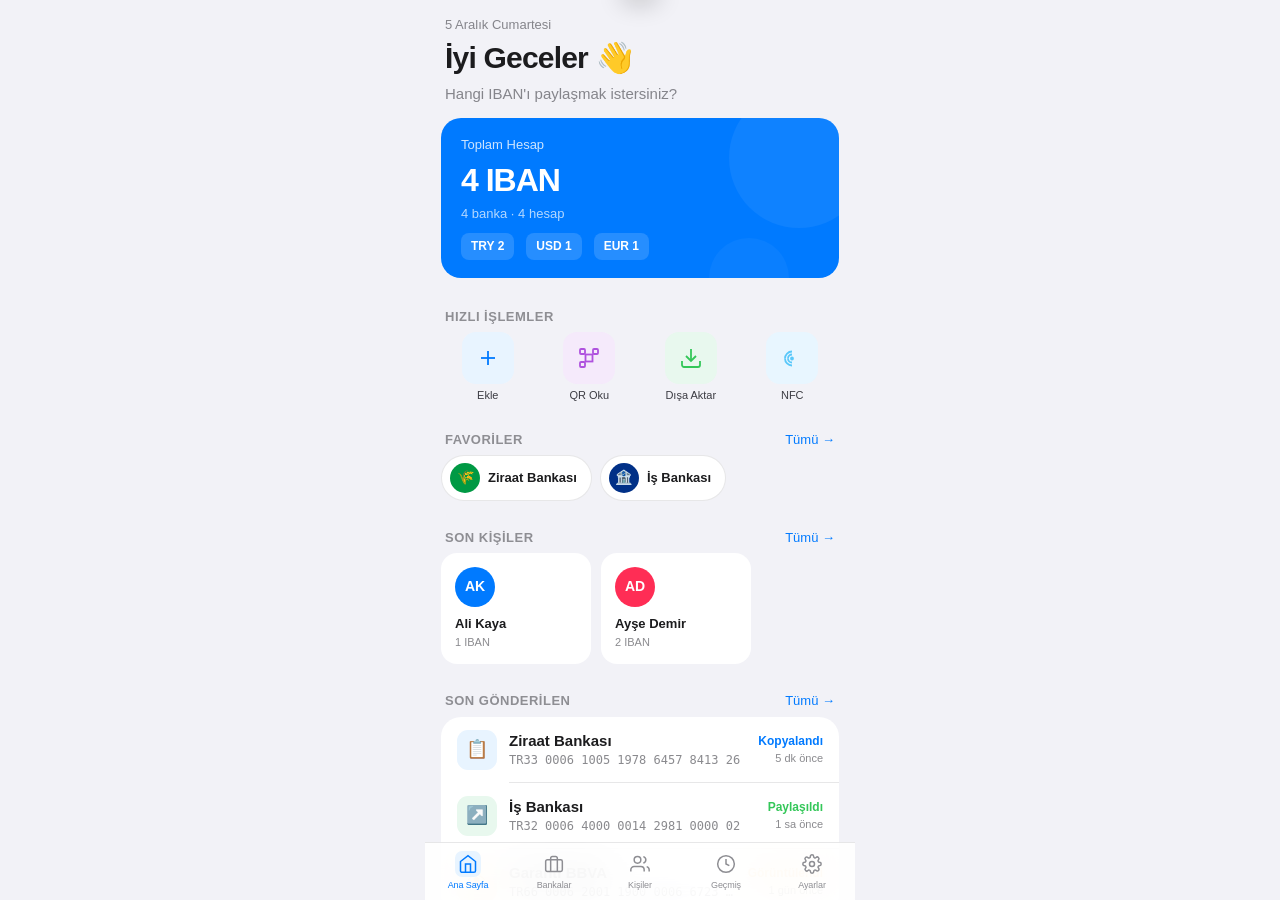
<file: IBAN_Manager_Pro_v3_Structure/index.html>
<!DOCTYPE html>
<html lang="tr">
<head>
<meta charset="UTF-8">
<meta name="viewport" content="width=device-width, initial-scale=1.0, viewport-fit=cover">
<meta name="apple-mobile-web-app-capable" content="yes">
<meta name="apple-mobile-web-app-status-bar-style" content="black-translucent">
<meta name="apple-mobile-web-app-title" content="IBAN Manager">
<meta name="theme-color" content="#007AFF">
<title>IBAN Manager Pro Ultimate</title>
<style>
:root {
  --blue:#007AFF;--blue-light:#E8F4FF;--blue-dark:#0055D4;
  --green:#34C759;--green-light:#E8F8EE;
  --orange:#FF9500;--orange-light:#FFF3E8;
  --red:#FF3B30;--red-light:#FFE8E7;
  --purple:#AF52DE;--purple-light:#F5EAFB;
  --teal:#5AC8FA;--teal-light:#E8F6FF;
  --pink:#FF2D55;--pink-light:#FFE8EE;
  --indigo:#5856D6;--indigo-light:#EEEEFF;
  --gray1:#1C1C1E;--gray2:#2C2C2E;--gray3:#3A3A3C;
  --gray4:#48484A;--gray5:#636366;--gray6:#8E8E93;
  --gray-fill1:#F2F2F7;--gray-fill2:#E5E5EA;--gray-fill3:#D1D1D6;
  --separator:rgba(60,60,67,0.12);
  --bg:#F2F2F7;--card-bg:#FFFFFF;
  --text1:#1C1C1E;--text2:#3C3C43;--text3:rgba(60,60,67,0.6);--text4:rgba(60,60,67,0.3);
  --safe-top:env(safe-area-inset-top,0px);--safe-bottom:env(safe-area-inset-bottom,0px);
  --r-sm:8px;--r-md:12px;--r-lg:16px;--r-xl:20px;--r-2xl:28px;
  --font-size-base:16px;
}
@media(prefers-color-scheme:dark){:root{
  --bg:#000;--card-bg:#1C1C1E;--text1:#FFF;--text2:rgba(255,255,255,.8);
  --text3:rgba(255,255,255,.5);--text4:rgba(255,255,255,.2);
  --gray-fill1:#1C1C1E;--gray-fill2:#2C2C2E;--gray-fill3:#3A3A3C;
  --separator:rgba(255,255,255,.1);
  --blue-light:rgba(0,122,255,.15);--green-light:rgba(52,199,89,.15);
  --red-light:rgba(255,59,48,.15);--purple-light:rgba(175,82,222,.15);
  --orange-light:rgba(255,149,0,.15);--teal-light:rgba(90,200,250,.15);
  --pink-light:rgba(255,45,85,.15);--indigo-light:rgba(88,86,214,.15);
}}
*{margin:0;padding:0;box-sizing:border-box;-webkit-tap-highlight-color:transparent;-webkit-font-smoothing:antialiased}
html,body{height:100%;overflow:hidden;background:var(--bg)}
body{font-family:-apple-system,BlinkMacSystemFont,'SF Pro Display','Helvetica Neue',sans-serif;color:var(--text1);font-size:var(--font-size-base);line-height:1.4;overscroll-behavior:none}
.app{height:100vh;display:flex;flex-direction:column;max-width:430px;margin:0 auto;position:relative;overflow:hidden;background:var(--bg)}

/* ── TAB BAR ── */
.tab-bar{position:fixed;bottom:0;left:0;right:0;z-index:100;background:rgba(255,255,255,.85);backdrop-filter:saturate(180%) blur(20px);-webkit-backdrop-filter:saturate(180%) blur(20px);border-top:.5px solid var(--separator);padding:6px 0 calc(6px + var(--safe-bottom));display:flex;align-items:center;max-width:430px;margin:0 auto}
@media(prefers-color-scheme:dark){.tab-bar{background:rgba(28,28,30,.85)}}
.tab-item{flex:1;display:flex;flex-direction:column;align-items:center;gap:2px;cursor:pointer;padding:2px 0;transition:.15s;min-width:0}
.tab-item .tab-icon{width:26px;height:26px;display:flex;align-items:center;justify-content:center;border-radius:7px;transition:.2s}
.tab-item.active .tab-icon{background:var(--blue-light)}
.tab-icon svg{width:20px;height:20px;stroke:var(--gray6);stroke-width:1.8;fill:none;transition:.2s}
.tab-item.active .tab-icon svg{stroke:var(--blue)}
.tab-label{font-size:9px;color:var(--gray6);transition:.2s;font-weight:500;letter-spacing:-.1px;white-space:nowrap}
.tab-item.active .tab-label{color:var(--blue)}

/* ── SCREENS ── */
.screens{flex:1;overflow:hidden;position:relative}
.screen{position:absolute;inset:0;overflow-y:auto;overflow-x:hidden;-webkit-overflow-scrolling:touch;display:none;padding-bottom:calc(78px + var(--safe-bottom))}
.screen.active{display:block}
.screen::-webkit-scrollbar{display:none}

/* ── HEADER ── */
.nav-header{padding:calc(14px + var(--safe-top)) 20px 10px;position:sticky;top:0;z-index:50;background:rgba(242,242,247,.9);backdrop-filter:blur(20px);-webkit-backdrop-filter:blur(20px)}
@media(prefers-color-scheme:dark){.nav-header{background:rgba(0,0,0,.9)}}
.nav-title{font-size:28px;font-weight:700;letter-spacing:-.5px}
.nav-subtitle{font-size:13px;color:var(--text3);margin-top:2px}
.nav-header-row{display:flex;align-items:center;justify-content:space-between}
.nav-btn{width:32px;height:32px;background:var(--blue);border-radius:50%;border:none;cursor:pointer;display:flex;align-items:center;justify-content:center;flex-shrink:0}
.nav-btn svg{width:18px;height:18px;stroke:#fff;fill:none;stroke-width:2.5}

/* ── SECTION ── */
.section-label{font-size:13px;font-weight:600;color:var(--gray6);text-transform:uppercase;letter-spacing:.5px;padding:16px 20px 6px;display:flex;align-items:center;justify-content:space-between}
.section-label a{font-size:13px;color:var(--blue);font-weight:500;text-transform:none;letter-spacing:0;cursor:pointer}

/* ── SEARCH ── */
.search-bar{padding:0 16px 10px}
.search-input-wrap{background:var(--gray-fill2);border-radius:12px;display:flex;align-items:center;gap:8px;padding:0 12px;height:40px}
.search-input-wrap svg{width:17px;height:17px;stroke:var(--gray6);stroke-width:2;fill:none;flex-shrink:0}
.search-input-wrap input{background:none;border:none;outline:none;font-size:15px;color:var(--text1);flex:1;font-family:inherit}
.search-input-wrap input::placeholder{color:var(--text3)}
.search-input-wrap .clear-btn{background:var(--gray-fill3);border:none;border-radius:50%;width:18px;height:18px;display:flex;align-items:center;justify-content:center;cursor:pointer;flex-shrink:0;font-size:10px;color:var(--gray6)}

/* ── CHIPS ── */
.chip-row{display:flex;gap:8px;overflow-x:auto;padding:0 16px 10px;scrollbar-width:none}
.chip-row::-webkit-scrollbar{display:none}
.chip{padding:6px 14px;border-radius:50px;font-size:13px;font-weight:600;cursor:pointer;flex-shrink:0;transition:.15s;background:var(--card-bg);color:var(--text2);border:1px solid var(--separator)}
.chip.active{background:var(--blue);color:#fff;border-color:var(--blue)}

/* ── CARDS ── */
.card{background:var(--card-bg);border-radius:var(--r-xl);padding:16px;margin:0 16px 12px}
.list-card{background:var(--card-bg);border-radius:var(--r-xl);margin:0 16px 10px;overflow:hidden}

/* ── LIST ITEMS ── */
.list-item{display:flex;align-items:center;gap:12px;padding:13px 16px;cursor:pointer;transition:.1s;position:relative;-webkit-user-select:none;user-select:none}
.list-item:not(:last-child)::after{content:'';position:absolute;bottom:0;left:68px;right:0;height:.5px;background:var(--separator)}
.list-item:active{background:var(--gray-fill1)}
.list-item-icon{width:40px;height:40px;border-radius:11px;display:flex;align-items:center;justify-content:center;flex-shrink:0;font-size:18px;color:#fff}
.list-item-content{flex:1;min-width:0}
.list-item-title{font-size:15px;font-weight:600;color:var(--text1);white-space:nowrap;overflow:hidden;text-overflow:ellipsis}
.list-item-sub{font-size:12px;color:var(--text3);margin-top:1px;white-space:nowrap;overflow:hidden;text-overflow:ellipsis;font-family:'SF Mono',Monaco,monospace}
.list-item-sub2{font-size:12px;color:var(--text3);margin-top:1px;white-space:nowrap;overflow:hidden;text-overflow:ellipsis}
.list-item-right{display:flex;align-items:center;gap:6px;flex-shrink:0}
.chevron-icon{width:16px;height:16px;stroke:var(--text4);stroke-width:2;fill:none}

/* ── BANK CARD ── */
.bank-card{background:var(--card-bg);border-radius:var(--r-xl);margin:0 16px 10px;overflow:visible;cursor:pointer;transition:.1s;position:relative}
.bank-card:active{transform:scale(0.98)}
.bank-card.selected{outline:2px solid var(--blue);outline-offset:-2px}
.bank-card-inner{padding:16px}
.bank-header{display:flex;align-items:center;gap:12px;margin-bottom:12px}
.bank-logo{width:44px;height:44px;border-radius:12px;display:flex;align-items:center;justify-content:center;font-size:20px;font-weight:700;flex-shrink:0;color:#fff}
.bank-name{font-size:16px;font-weight:600;color:var(--text1);letter-spacing:-.2px}
.bank-owner{font-size:13px;color:var(--text3);margin-top:1px}
.bank-iban{font-family:'SF Mono',Monaco,Consolas,monospace;font-size:13px;color:var(--text2);background:var(--gray-fill1);border-radius:8px;padding:9px 12px;letter-spacing:1px;word-break:break-all;line-height:1.5}
.bank-actions{display:flex;gap:8px;margin-top:12px}
.bank-btn{flex:1;height:36px;border-radius:10px;border:none;font-size:13px;font-weight:600;cursor:pointer;display:flex;align-items:center;justify-content:center;gap:5px;transition:.15s;font-family:inherit}
.bank-btn.btn-copy{background:var(--blue-light);color:var(--blue)}
.btn-share{background:var(--green-light);color:#1a7a36}
.btn-qr{background:var(--purple-light);color:var(--purple)}
@media(prefers-color-scheme:dark){.btn-share{color:var(--green)}}
.bank-card-select{position:absolute;top:12px;right:12px;width:24px;height:24px;border-radius:50%;border:2px solid var(--gray-fill3);background:var(--card-bg);display:none;align-items:center;justify-content:center;cursor:pointer;z-index:2;font-size:13px;color:#fff}
.bulk-mode .bank-card-select{display:flex}
.bank-card.selected .bank-card-select{background:var(--blue);border-color:var(--blue);color:#fff}
body.privacy-mode .bank-card-privacy .bank-iban{filter:blur(6px);user-select:none}

/* ── STATS ── */
.stats-row{display:grid;grid-template-columns:repeat(3,1fr);gap:10px;padding:0 16px;margin-bottom:12px}
.stat-card{background:var(--card-bg);border-radius:var(--r-lg);padding:14px 12px;text-align:center}
.stat-num{font-size:26px;font-weight:700;letter-spacing:-.5px}
.stat-label{font-size:11px;color:var(--text3);margin-top:2px;font-weight:500}

/* ── GREETING ── */
.greeting-wrap{padding:calc(16px + var(--safe-top)) 20px 14px}
.greeting-date{font-size:13px;color:var(--text3);margin-bottom:3px}
.greeting-title{font-size:30px;font-weight:700;letter-spacing:-.8px}
.greeting-sub{font-size:15px;color:var(--text3);margin-top:4px}

/* ── SUMMARY BANNER ── */
.summary-banner{background:var(--blue);border-radius:var(--r-xl);padding:18px 20px;margin:0 16px 14px;color:#fff;position:relative;overflow:hidden}
.summary-banner::before{content:'';position:absolute;right:-30px;top:-30px;width:140px;height:140px;background:rgba(255,255,255,.06);border-radius:50%}
.summary-banner::after{content:'';position:absolute;right:50px;bottom:-40px;width:80px;height:80px;background:rgba(255,255,255,.04);border-radius:50%}
.sb-label{font-size:13px;opacity:.8;margin-bottom:4px;font-weight:500;position:relative;z-index:1}
.sb-big{font-size:32px;font-weight:700;letter-spacing:-1px;margin-bottom:2px;position:relative;z-index:1}
.sb-sub{font-size:13px;opacity:.7;position:relative;z-index:1}
.sb-row{display:flex;gap:12px;margin-top:10px;position:relative;z-index:1;flex-wrap:wrap}
.sb-chip{background:rgba(255,255,255,.15);border-radius:8px;padding:5px 10px;font-size:12px;font-weight:600}

/* ── QUICK GRID ── */
.quick-grid{display:grid;grid-template-columns:repeat(4,1fr);gap:8px;padding:0 16px;margin-bottom:12px}
.quick-item{display:flex;flex-direction:column;align-items:center;gap:5px;cursor:pointer;transition:.15s}
.quick-item .quick-icon{width:52px;height:52px;border-radius:14px;display:flex;align-items:center;justify-content:center}
.quick-icon svg{width:24px;height:24px;stroke-width:1.8;fill:none}
.quick-label{font-size:11px;font-weight:500;color:var(--text2);text-align:center;line-height:1.2}

/* ── FAV PILLS ── */
.fav-scroll{overflow-x:auto;padding:0 16px;margin-bottom:12px;display:flex;gap:8px;scrollbar-width:none}
.fav-scroll::-webkit-scrollbar{display:none}
.fav-pill{display:flex;align-items:center;gap:8px;background:var(--card-bg);border-radius:50px;padding:7px 14px 7px 8px;flex-shrink:0;cursor:pointer;transition:.15s;border:.5px solid var(--separator)}
.fav-pill .fav-pill-logo{width:30px;height:30px;border-radius:50%;display:flex;align-items:center;justify-content:center;font-size:14px;color:#fff}
.fav-pill-name{font-size:13px;font-weight:600;color:var(--text1)}

/* ── H SCROLL ── */
.h-scroll{overflow-x:auto;padding:0 16px;margin-bottom:12px;display:flex;gap:10px;scrollbar-width:none}
.h-scroll::-webkit-scrollbar{display:none}
.h-card{background:var(--card-bg);border-radius:var(--r-lg);padding:14px;flex-shrink:0;width:150px;cursor:pointer;transition:.15s}
.h-card .h-card-icon{font-size:24px;margin-bottom:8px}
.h-card-title{font-size:13px;font-weight:600;color:var(--text1);white-space:nowrap;overflow:hidden;text-overflow:ellipsis}
.h-card-sub{font-size:11px;color:var(--text3);margin-top:2px}

/* ── MODAL ── */
.modal-overlay{position:fixed;inset:0;z-index:200;display:none;align-items:flex-end;justify-content:center;background:rgba(0,0,0,.5);backdrop-filter:blur(4px)}
.modal-overlay.open{display:flex}
.modal-sheet{background:var(--card-bg);border-radius:24px 24px 0 0;width:100%;max-width:430px;padding:10px 20px calc(20px + var(--safe-bottom));max-height:92vh;overflow-y:auto;animation:slideUp .3s cubic-bezier(.34,1.56,.64,1)}
.modal-sheet::-webkit-scrollbar{display:none}
@keyframes slideUp{from{transform:translateY(100%)}to{transform:translateY(0)}}
.modal-handle{width:36px;height:4px;background:var(--gray-fill3);border-radius:2px;margin:0 auto 18px}
.modal-title{font-size:20px;font-weight:700;margin-bottom:18px;letter-spacing:-.4px}
.form-group{margin-bottom:14px}
.form-label{font-size:13px;font-weight:600;color:var(--text3);margin-bottom:5px;display:block}
.form-input{width:100%;background:var(--gray-fill1);border:none;border-radius:12px;padding:11px 14px;font-size:15px;color:var(--text1);font-family:inherit;outline:none;transition:.15s;-webkit-appearance:none}
.form-input:focus{background:var(--gray-fill2)}
.form-textarea{resize:vertical;min-height:70px;line-height:1.5}
.form-row{display:grid;grid-template-columns:1fr 1fr;gap:10px}
.color-pick{display:flex;gap:8px;flex-wrap:wrap}
.color-dot{width:32px;height:32px;border-radius:50%;cursor:pointer;transition:.15s;border:2.5px solid transparent;flex-shrink:0}
.color-dot.sel{transform:scale(1.2);border-color:#fff;box-shadow:0 0 0 2px var(--color-val)}
.btn-primary{width:100%;height:50px;background:var(--blue);color:#fff;border:none;border-radius:14px;font-size:17px;font-weight:600;cursor:pointer;margin-top:6px;font-family:inherit;transition:.15s}
.btn-primary:active{opacity:.85}
.btn-secondary{width:100%;height:44px;background:var(--gray-fill2);color:var(--text2);border:none;border-radius:12px;font-size:15px;font-weight:600;cursor:pointer;margin-top:8px;font-family:inherit;transition:.15s}
.btn-secondary.btn-danger{background:var(--red-light);color:var(--red)}

/* ── IBAN MONO ── */
.iban-mono{font-family:'SF Mono',Monaco,Consolas,monospace;font-size:14px;letter-spacing:1.5px}

/* ── BADGE ── */
.badge{display:inline-flex;align-items:center;padding:3px 8px;border-radius:6px;font-size:11px;font-weight:600}
.badge-blue{background:var(--blue-light);color:var(--blue)}
.badge-green{background:var(--green-light);color:#1a7a36}
.badge-red{background:var(--red-light);color:var(--red)}
.badge-orange{background:var(--orange-light);color:var(--orange)}
.badge-purple{background:var(--purple-light);color:var(--purple)}
@media(prefers-color-scheme:dark){.badge-green{color:var(--green)}}

/* ── TOAST ── */
.toast{position:fixed;top:calc(56px + var(--safe-top));left:50%;transform:translateX(-50%) translateY(-80px);background:#1C1C1E;color:#fff;padding:10px 20px;border-radius:50px;font-size:14px;font-weight:600;z-index:500;white-space:nowrap;transition:.3s cubic-bezier(.34,1.56,.64,1);box-shadow:0 8px 24px rgba(0,0,0,.2);max-width:90vw;text-align:center}
.toast.show{transform:translateX(-50%) translateY(0)}
@media(prefers-color-scheme:dark){.toast{background:#3A3A3C}}

/* ── QR ── */
.qr-wrap{display:flex;flex-direction:column;align-items:center;padding:16px 0}
.qr-box{background:#fff;padding:18px;border-radius:20px;margin-bottom:16px;box-shadow:0 4px 20px rgba(0,0,0,.1)}

/* ── LOCK ── */
.lock-screen{position:fixed;inset:0;z-index:300;background:var(--bg);display:none;flex-direction:column;align-items:center;justify-content:center;padding:40px 20px}
.lock-screen.active{display:flex}
.lock-icon{font-size:56px;margin-bottom:16px}
.lock-title{font-size:22px;font-weight:700;margin-bottom:6px}
.lock-sub{font-size:15px;color:var(--text3);margin-bottom:36px;text-align:center}
.pin-dots{display:flex;gap:16px;margin-bottom:36px}
.pin-dot{width:15px;height:15px;border-radius:50%;background:var(--gray-fill3);transition:.1s}
.pin-dot.filled{background:var(--blue)}
.pin-dot.error{background:var(--red);animation:shake .3s}
@keyframes shake{0%,100%{transform:translateX(0)}25%{transform:translateX(-6px)}75%{transform:translateX(6px)}}
.pin-pad{display:grid;grid-template-columns:repeat(3,1fr);gap:12px;width:260px}
.pin-key{height:72px;background:var(--card-bg);border-radius:50%;border:none;font-size:24px;font-weight:400;cursor:pointer;font-family:inherit;color:var(--text1);transition:.1s;display:flex;flex-direction:column;align-items:center;justify-content:center;gap:1px;box-shadow:0 2px 8px rgba(0,0,0,.06)}
.pin-key:active{background:var(--gray-fill2)}
.pin-key-letters{font-size:9px;color:var(--text3);font-weight:600;letter-spacing:1px}

/* ── EMPTY ── */
.empty{display:flex;flex-direction:column;align-items:center;justify-content:center;padding:60px 30px;text-align:center}
.empty-icon{font-size:50px;margin-bottom:14px}
.empty-title{font-size:20px;font-weight:700;margin-bottom:8px}
.empty-sub{font-size:14px;color:var(--text3);line-height:1.5}

/* ── FAB ── */
.fab{position:fixed;bottom:calc(78px + var(--safe-bottom) + 12px);right:20px;width:52px;height:52px;background:var(--blue);border-radius:50%;border:none;cursor:pointer;display:flex;align-items:center;justify-content:center;box-shadow:0 4px 16px rgba(0,122,255,.4);z-index:90;transition:.15s}
.fab:active{transform:scale(.93)}
.fab svg{width:24px;height:24px;stroke:#fff;stroke-width:2.5;fill:none}

/* ── SHARE GRID ── */
.share-grid{display:grid;grid-template-columns:repeat(4,1fr);gap:12px;margin-bottom:16px}
.share-item{display:flex;flex-direction:column;align-items:center;gap:6px;cursor:pointer;transition:.15s}
.share-item .share-ico{width:52px;height:52px;border-radius:14px;display:flex;align-items:center;justify-content:center;font-size:24px}
.share-lbl{font-size:11px;color:var(--text2);font-weight:500;text-align:center}

/* ── SETTINGS ── */
.settings-group{background:var(--card-bg);border-radius:var(--r-xl);margin:0 16px 12px;overflow:hidden}
.settings-row{display:flex;align-items:center;padding:13px 16px;gap:12px;cursor:pointer;position:relative;transition:.1s}
.settings-row:not(:last-child)::after{content:'';position:absolute;bottom:0;left:52px;right:0;height:.5px;background:var(--separator)}
.settings-row:active{background:var(--gray-fill1)}
.settings-icon{width:32px;height:32px;border-radius:8px;display:flex;align-items:center;justify-content:center;flex-shrink:0}
.settings-icon svg{width:17px;height:17px;stroke:#fff;stroke-width:2;fill:none}
.settings-label{flex:1;font-size:15px;color:var(--text1)}
.settings-value{font-size:14px;color:var(--text3)}
.toggle{width:48px;height:28px;background:var(--gray-fill3);border-radius:50px;position:relative;cursor:pointer;transition:.2s;flex-shrink:0}
.toggle.on{background:var(--green)}
.toggle-thumb{width:24px;height:24px;background:#fff;border-radius:50%;position:absolute;top:2px;left:2px;transition:.2s;box-shadow:0 2px 6px rgba(0,0,0,.2)}
.toggle.on .toggle-thumb{transform:translateX(20px)}

/* ── DETAIL CARD ── */
.detail-iban-card{background:linear-gradient(135deg,var(--bank-c1,#007AFF),var(--bank-c2,#0055D4));border-radius:var(--r-xl);padding:22px;margin-bottom:14px;color:#fff;position:relative;overflow:hidden}
.detail-iban-card::before{content:'';position:absolute;right:-30px;bottom:-30px;width:150px;height:150px;background:rgba(255,255,255,.07);border-radius:50%}
.detail-card-bank{font-size:13px;opacity:.75;position:relative;z-index:1}
.detail-card-num{font-family:'SF Mono',Monaco,monospace;font-size:13px;letter-spacing:2px;margin:10px 0 5px;position:relative;z-index:1;word-break:break-all;line-height:1.6}
.detail-card-owner{font-size:18px;font-weight:600;position:relative;z-index:1}
.detail-card-currency{font-size:13px;opacity:.7;position:relative;z-index:1;margin-top:3px}

/* ── CHART ── */
.chart-bar-wrap{display:flex;align-items:flex-end;gap:6px;height:80px;padding:0 4px}
.chart-bar{flex:1;background:var(--blue);border-radius:4px 4px 0 0;min-height:4px;transition:.15s}
.progress-bar{height:6px;background:var(--gray-fill2);border-radius:3px;overflow:hidden;margin-top:6px}
.progress-fill{height:100%;background:var(--blue);border-radius:3px;transition:.4s}

/* ── CONTACT ── */
.contact-avatar{width:44px;height:44px;border-radius:50%;display:flex;align-items:center;justify-content:center;font-size:18px;font-weight:700;color:#fff;flex-shrink:0}

/* ── BULK BAR ── */
.bulk-bar{position:fixed;bottom:calc(78px + var(--safe-bottom));left:0;right:0;background:var(--blue);color:#fff;padding:12px 20px;display:none;align-items:center;justify-content:space-between;z-index:80;border-radius:16px 16px 0 0;max-width:430px;margin:0 auto}
.bulk-bar.show{display:flex}
.bulk-bar-btns{display:flex;gap:8px}
.bulk-bar-btn{background:rgba(255,255,255,.2);color:#fff;border:none;border-radius:10px;padding:7px 14px;font-size:13px;font-weight:600;cursor:pointer;font-family:inherit}

/* ── NFC ── */
.nfc-wave{width:80px;height:80px;border-radius:50%;border:3px solid var(--blue);position:relative;display:flex;align-items:center;justify-content:center;margin:20px auto}
.nfc-wave::before,.nfc-wave::after{content:'';position:absolute;border-radius:50%;border:2px solid var(--blue-light);animation:nfcExpand 1.5s infinite}
.nfc-wave::before{width:110px;height:110px;animation-delay:0s}
.nfc-wave::after{width:140px;height:140px;animation-delay:.5s}
@keyframes nfcExpand{0%{opacity:1;transform:scale(.8)}100%{opacity:0;transform:scale(1.2)}}

/* ── ANIM ── */
@keyframes fadeIn{from{opacity:0;transform:translateY(8px)}to{opacity:1;transform:translateY(0)}}
.anim-in{animation:fadeIn .25s ease forwards}

/* ── UNDO BAR ── */
.undo-bar{position:fixed;bottom:calc(78px + var(--safe-bottom) + 16px);left:16px;right:16px;background:var(--gray2);color:#fff;padding:12px 16px;border-radius:14px;display:none;align-items:center;justify-content:space-between;z-index:150;font-size:14px;max-width:398px;margin:0 auto}
.undo-bar.show{display:flex}
.undo-btn{background:var(--blue);color:#fff;border:none;border-radius:8px;padding:5px 12px;font-size:13px;font-weight:600;cursor:pointer}

/* ── SORT ── */
.sort-option{display:flex;align-items:center;justify-content:space-between;gap:12px;padding:12px 16px;cursor:pointer;border-radius:12px;transition:.1s}
.sort-option:active{background:var(--gray-fill1)}
.sort-option.active{color:var(--blue)}

/* ── FONT SIZES ── */
body.font-small{--font-size-base:14px}
body.font-large{--font-size-base:18px}
body.font-xlarge{--font-size-base:20px}

/* ── PRIVACY BLUR ── */
body.privacy-mode .bank-iban{filter:blur(5px);transition:.2s}
body.privacy-mode .detail-card-num{filter:blur(5px)}

/* ── DRAG HANDLE ── */
.drag-handle{width:24px;height:24px;display:flex;flex-direction:column;justify-content:center;gap:4px;padding:2px;cursor:grab;flex-shrink:0}
.drag-handle span{display:block;height:2px;background:var(--gray-fill3);border-radius:1px}
</style>
<!-- PWA Manifest -->
<link rel="manifest" href="/manifest.json">

<!-- Theme Color (tarayıcı adres çubuğu rengi) -->
<meta name="theme-color" content="#007AFF" media="(prefers-color-scheme: light)">
<meta name="theme-color" content="#0A0A0F" media="(prefers-color-scheme: dark)">

<!-- ── Apple / iOS Meta Tags ── -->
<!-- Ana ekrana eklendiğinde tam ekran (statusbar dahil) aç -->
<meta name="apple-mobile-web-app-capable" content="yes">
<!-- Status bar stili: default | black | black-translucent -->
<meta name="apple-mobile-web-app-status-bar-style" content="black-translucent">
<!-- Ana ekrandaki uygulama adı -->
<meta name="apple-mobile-web-app-title" content="IBAN Pro">

<!-- Apple Touch Icon'lar (Ana Ekran ikonu) -->
<link rel="apple-touch-icon" href="/icons/apple-touch-icon.png">
<link rel="apple-touch-icon" sizes="152x152" href="/icons/icon-152x152.png">
<link rel="apple-touch-icon" sizes="180x180" href="/icons/icon-180x180.png">
<link rel="apple-touch-icon" sizes="167x167" href="/icons/icon-192x192.png">

<!-- iOS Splash Screens (Launch Images) -->
<!-- iPhone SE (640x1136) -->
<link rel="apple-touch-startup-image"
      href="/icons/splash/splash-640x1136.png"
      media="(device-width: 320px) and (device-height: 568px) and (-webkit-device-pixel-ratio: 2)">
<!-- iPhone 8 (750x1334) -->
<link rel="apple-touch-startup-image"
      href="/icons/splash/splash-750x1334.png"
      media="(device-width: 375px) and (device-height: 667px) and (-webkit-device-pixel-ratio: 2)">
<!-- iPhone 8 Plus (1242x2208) -->
<link rel="apple-touch-startup-image"
      href="/icons/splash/splash-1242x2208.png"
      media="(device-width: 414px) and (device-height: 736px) and (-webkit-device-pixel-ratio: 3)">
<!-- iPhone X / XS (1125x2436) -->
<link rel="apple-touch-startup-image"
      href="/icons/splash/splash-1125x2436.png"
      media="(device-width: 375px) and (device-height: 812px) and (-webkit-device-pixel-ratio: 3)">
<!-- iPhone XR (828x1792) -->
<link rel="apple-touch-startup-image"
      href="/icons/splash/splash-828x1792.png"
      media="(device-width: 414px) and (device-height: 896px) and (-webkit-device-pixel-ratio: 2)">
<!-- iPhone XS Max (1242x2688) -->
<link rel="apple-touch-startup-image"
      href="/icons/splash/splash-1242x2688.png"
      media="(device-width: 414px) and (device-height: 896px) and (-webkit-device-pixel-ratio: 3)">
<!-- iPhone 12/13 (1170x2532) -->
<link rel="apple-touch-startup-image"
      href="/icons/splash/splash-1170x2532.png"
      media="(device-width: 390px) and (device-height: 844px) and (-webkit-device-pixel-ratio: 3)">
<!-- iPhone 12/13 Pro Max (1284x2778) -->
<link rel="apple-touch-startup-image"
      href="/icons/splash/splash-1284x2778.png"
      media="(device-width: 428px) and (device-height: 926px) and (-webkit-device-pixel-ratio: 3)">
<!-- iPad Pro 12.9" (2048x2732) -->
<link rel="apple-touch-startup-image"
      href="/icons/splash/splash-2048x2732.png"
      media="(device-width: 1024px) and (device-height: 1366px) and (-webkit-device-pixel-ratio: 2)">

<!-- Favicon'lar -->
<link rel="icon" type="image/x-icon"  href="/icons/favicon.ico">
<link rel="icon" type="image/png" sizes="32x32" href="/icons/favicon-32x32.png">
<link rel="icon" type="image/png" sizes="192x192" href="/icons/icon-192x192.png">

<!-- Microsoft Tiles -->
<meta name="msapplication-TileColor"   content="#007AFF">
<meta name="msapplication-TileImage"   content="/icons/icon-144x144.png">
<meta name="msapplication-config"      content="none">

<!-- Open Graph (Paylaşım önizlemesi) -->
<meta property="og:type"        content="website">
<meta property="og:title"       content="IBAN Manager Pro">
<meta property="og:description" content="IBAN hesaplarınızı kolayca yönetin, kopyalayın ve paylaşın.">
<meta property="og:image"       content="/icons/icon-512x512.png">

<!-- SEO -->
<meta name="description" content="IBAN Manager Pro — Türkiye'nin en kapsamlı IBAN yönetim uygulaması. Hesaplarınızı kaydedin, kopyalayın, paylaşın.">
<meta name="keywords"    content="IBAN, banka, hesap, Türkiye, para transferi, TR IBAN">
<meta name="robots"      content="noindex, nofollow"><!-- Kişisel finans uygulaması -->


</head>
<body>
<div class="app">

<!-- ══ LOCK SCREEN ══ -->
<div class="lock-screen" id="lockScreen">
  <div class="lock-icon">🔒</div>
  <div class="lock-title">IBAN Manager Pro</div>
  <div class="lock-sub">Devam etmek için şifrenizi girin</div>
  <div class="pin-dots" id="pinDots">
    <div class="pin-dot" id="d0"></div><div class="pin-dot" id="d1"></div>
    <div class="pin-dot" id="d2"></div><div class="pin-dot" id="d3"></div>
  </div>
  <div class="pin-pad">
    <button class="pin-key" onclick="pinInput('1')"><span>1</span></button>
    <button class="pin-key" onclick="pinInput('2')"><span>2</span><span class="pin-key-letters">ABC</span></button>
    <button class="pin-key" onclick="pinInput('3')"><span>3</span><span class="pin-key-letters">DEF</span></button>
    <button class="pin-key" onclick="pinInput('4')"><span>4</span><span class="pin-key-letters">GHI</span></button>
    <button class="pin-key" onclick="pinInput('5')"><span>5</span><span class="pin-key-letters">JKL</span></button>
    <button class="pin-key" onclick="pinInput('6')"><span>6</span><span class="pin-key-letters">MNO</span></button>
    <button class="pin-key" onclick="pinInput('7')"><span>7</span><span class="pin-key-letters">PQRS</span></button>
    <button class="pin-key" onclick="pinInput('8')"><span>8</span><span class="pin-key-letters">TUV</span></button>
    <button class="pin-key" onclick="pinInput('9')"><span>9</span><span class="pin-key-letters">WXYZ</span></button>
    <button class="pin-key" onclick="biometricAuth()" style="font-size:22px">👤</button>
    <button class="pin-key" onclick="pinInput('0')"><span>0</span></button>
    <button class="pin-key" onclick="pinDelete()" style="font-size:20px">⌫</button>
  </div>
</div>

<!-- ══ SCREENS ══ -->
<div class="screens">

<!-- ─ HOME ─ -->
<div class="screen active" id="screen-home">
  <div class="greeting-wrap">
    <div class="greeting-date" id="greetDate"></div>
    <div class="greeting-title" id="greetTitle">Merhaba 👋</div>
    <div class="greeting-sub" id="greetSub">Hangi IBAN'ı paylaşmak istersiniz?</div>
  </div>
  <div class="summary-banner" id="homeBanner">
    <div class="sb-label">Toplam Hesap</div>
    <div class="sb-big" id="homeTotalIban">0 IBAN</div>
    <div class="sb-sub" id="homeTotalBanks">0 banka</div>
    <div class="sb-row" id="homeBannerChips"></div>
  </div>
  <div class="section-label">Hızlı İşlemler</div>
  <div class="quick-grid">
    <div class="quick-item" onclick="openAddModal()">
      <div class="quick-icon" style="background:var(--blue-light)"><svg viewBox="0 0 24 24" style="stroke:var(--blue)"><line x1="12" y1="5" x2="12" y2="19"/><line x1="5" y1="12" x2="19" y2="12"/></svg></div>
      <div class="quick-label">Ekle</div>
    </div>
    <div class="quick-item" onclick="openScanModal()">
      <div class="quick-icon" style="background:var(--purple-light)"><svg viewBox="0 0 24 24" style="stroke:var(--purple)"><rect x="3" y="3" width="5" height="5" rx="1"/><rect x="16" y="3" width="5" height="5" rx="1"/><rect x="3" y="16" width="5" height="5" rx="1"/><rect x="8.5" y="8.5" width="7" height="7"/></svg></div>
      <div class="quick-label">QR Oku</div>
    </div>
    <div class="quick-item" onclick="openExportModal()">
      <div class="quick-icon" style="background:var(--green-light)"><svg viewBox="0 0 24 24" style="stroke:var(--green)"><path d="M21 15v4a2 2 0 01-2 2H5a2 2 0 01-2-2v-4"/><polyline points="7 10 12 15 17 10"/><line x1="12" y1="15" x2="12" y2="3"/></svg></div>
      <div class="quick-label">Dışa Aktar</div>
    </div>
    <div class="quick-item" onclick="openNFCModal()">
      <div class="quick-icon" style="background:var(--teal-light)"><svg viewBox="0 0 24 24" style="stroke:var(--teal)"><path d="M5 12.5a7 7 0 017-7"/><path d="M5 12.5a7 7 0 007 7"/><path d="M8 12.5a4 4 0 014-4"/><path d="M8 12.5a4 4 0 004 4"/><circle cx="12" cy="12.5" r="1"/></svg></div>
      <div class="quick-label">NFC</div>
    </div>
  </div>
  <div class="section-label">Favoriler <a onclick="switchTab('favs')">Tümü →</a></div>
  <div class="fav-scroll" id="homeFavs"></div>
  <div class="section-label">Son Kişiler <a onclick="switchTab('contacts')">Tümü →</a></div>
  <div class="h-scroll" id="homeRecentContacts"></div>
  <div class="section-label">Son Gönderilen <a onclick="switchTab('history')">Tümü →</a></div>
  <div id="homeRecentHistory"></div>
  <div class="section-label">Son Eklenenler <a onclick="switchTab('banks')">Tümü →</a></div>
  <div id="homeRecent"></div>
  <div class="section-label">Akıllı Öneri</div>
  <div id="homeSuggestion"></div>
</div>

<!-- ─ BANKS ─ -->
<div class="screen" id="screen-banks">
  <div class="nav-header">
    <div class="nav-header-row">
      <div><div class="nav-title">Bankalar</div><div class="nav-subtitle" id="bankCount">0 hesap</div></div>
      <div style="display:flex;gap:8px">
        <button class="nav-btn" style="background:var(--gray-fill2)" onclick="toggleSort()">
          <svg viewBox="0 0 24 24" style="stroke:var(--text2)"><line x1="4" y1="6" x2="20" y2="6"/><line x1="4" y1="12" x2="14" y2="12"/><line x1="4" y1="18" x2="10" y2="18"/></svg>
        </button>
        <button class="nav-btn" style="background:var(--gray-fill2)" id="bulkToggleBtn" onclick="toggleBulkMode()">
          <svg viewBox="0 0 24 24" style="stroke:var(--text2)"><polyline points="9 11 12 14 22 4"/><path d="M21 12v7a2 2 0 01-2 2H5a2 2 0 01-2-2V5a2 2 0 012-2h11"/></svg>
        </button>
        <button class="nav-btn" onclick="openAddModal()"><svg viewBox="0 0 24 24"><line x1="12" y1="5" x2="12" y2="19"/><line x1="5" y1="12" x2="19" y2="12"/></svg></button>
      </div>
    </div>
  </div>
  <div class="search-bar">
    <div class="search-input-wrap">
      <svg viewBox="0 0 24 24"><circle cx="11" cy="11" r="8"/><line x1="21" y1="21" x2="16.65" y2="16.65"/></svg>
      <input type="text" id="bankSearch" placeholder="Banka, IBAN veya hesap sahibi ara…" oninput="filterBanks(this.value)">
      <button class="clear-btn" onclick="clearSearch()" id="clearSearchBtn" style="display:none">✕</button>
    </div>
  </div>
  <div class="chip-row" id="bankFilter">
    <div class="chip active" onclick="filterByTag(this,'all')">Tümü</div>
    <div class="chip" onclick="filterByTag(this,'fav')">⭐ Favoriler</div>
    <div class="chip" onclick="filterByTag(this,'TRY')">₺ TRY</div>
    <div class="chip" onclick="filterByTag(this,'USD')">$ USD</div>
    <div class="chip" onclick="filterByTag(this,'EUR')">€ EUR</div>
    <div class="chip" onclick="filterByTag(this,'GBP')">£ GBP</div>
  </div>
  <div id="bankList"></div>
  <div class="bulk-bar" id="bulkBar">
    <span id="bulkCount">0 seçili</span>
    <div class="bulk-bar-btns">
      <button class="bulk-bar-btn" onclick="bulkShare()">↗️ Paylaş</button>
      <button class="bulk-bar-btn" onclick="bulkExport()">📦 Dışa</button>
      <button class="bulk-bar-btn" onclick="bulkDelete()" style="background:rgba(255,59,48,.3)">🗑️ Sil</button>
    </div>
  </div>
  <button class="fab" onclick="openAddModal()"><svg viewBox="0 0 24 24"><line x1="12" y1="5" x2="12" y2="19"/><line x1="5" y1="12" x2="19" y2="12"/></svg></button>
</div>

<!-- ─ CONTACTS ─ -->
<div class="screen" id="screen-contacts">
  <div class="nav-header">
    <div class="nav-header-row">
      <div><div class="nav-title">Kişiler</div><div class="nav-subtitle" id="contactCount">0 kişi</div></div>
      <button class="nav-btn" onclick="openAddContactModal()"><svg viewBox="0 0 24 24"><line x1="12" y1="5" x2="12" y2="19"/><line x1="5" y1="12" x2="19" y2="12"/></svg></button>
    </div>
  </div>
  <div class="search-bar">
    <div class="search-input-wrap">
      <svg viewBox="0 0 24 24"><circle cx="11" cy="11" r="8"/><line x1="21" y1="21" x2="16.65" y2="16.65"/></svg>
      <input type="text" id="contactSearch" placeholder="Kişi ara…" oninput="filterContacts(this.value)">
    </div>
  </div>
  <div class="chip-row">
    <div class="chip active" id="cChipAll" onclick="filterContactsTag(this,'all')">Tümü</div>
    <div class="chip" id="cChipFav" onclick="filterContactsTag(this,'fav')">⭐ Favoriler</div>
    <div class="chip" id="cChipRecent" onclick="filterContactsTag(this,'recent')">🕐 Son</div>
  </div>
  <div id="contactList"></div>
  <button class="fab" onclick="openAddContactModal()"><svg viewBox="0 0 24 24"><line x1="12" y1="5" x2="12" y2="19"/><line x1="5" y1="12" x2="19" y2="12"/></svg></button>
</div>

<!-- ─ HISTORY ─ -->
<div class="screen" id="screen-history">
  <div class="nav-header">
    <div class="nav-header-row">
      <div><div class="nav-title">Geçmiş</div><div class="nav-subtitle" id="historyCount">0 işlem</div></div>
      <button class="nav-btn" style="background:var(--red-light)" onclick="clearHistory()">
        <svg viewBox="0 0 24 24" style="stroke:var(--red)"><polyline points="3 6 5 6 21 6"/><path d="M19 6l-1 14H6L5 6"/></svg>
      </button>
    </div>
  </div>
  <div class="chip-row">
    <div class="chip active" id="hChipAll" onclick="filterHistory(this,'all')">Tümü</div>
    <div class="chip" id="hChipCopy" onclick="filterHistory(this,'copy')">📋 Kopyala</div>
    <div class="chip" id="hChipShare" onclick="filterHistory(this,'share')">↗️ Paylaş</div>
    <div class="chip" id="hChipView" onclick="filterHistory(this,'view')">👁 Görüntüle</div>
  </div>
  <div id="historyList"></div>
</div>

<!-- ─ FAVS ─ -->
<div class="screen" id="screen-favs">
  <div class="nav-header"><div class="nav-title">Favoriler</div><div class="nav-subtitle">Hızlı erişim</div></div>
  <div id="favList"></div>
</div>

<!-- ─ STATS ─ -->
<div class="screen" id="screen-stats">
  <div class="nav-header"><div class="nav-title">İstatistikler</div><div class="nav-subtitle">Kullanım analizi</div></div>
  <div class="stats-row">
    <div class="stat-card"><div class="stat-num" id="stTotal">0</div><div class="stat-label">Toplam IBAN</div></div>
    <div class="stat-card"><div class="stat-num" id="stBanks">0</div><div class="stat-label">Banka</div></div>
    <div class="stat-card"><div class="stat-num" id="stCopies">0</div><div class="stat-label">Kopyalama</div></div>
  </div>
  <div class="stats-row" style="margin-top:-4px">
    <div class="stat-card"><div class="stat-num" id="stShares">0</div><div class="stat-label">Paylaşım</div></div>
    <div class="stat-card"><div class="stat-num" id="stContacts">0</div><div class="stat-label">Kişi</div></div>
    <div class="stat-card"><div class="stat-num" id="stHistory">0</div><div class="stat-label">İşlem</div></div>
  </div>
  <div class="section-label">Aylık Aktivite</div>
  <div class="card">
    <div class="chart-bar-wrap" id="actChart"></div>
    <div style="display:flex;gap:6px;margin-top:6px" id="actLabels"></div>
  </div>
  <div class="section-label">Para Birimleri</div>
  <div class="card" id="currencyStats"></div>
  <div class="section-label">En Çok Kullanılan Bankalar</div>
  <div id="topBanks"></div>
  <div class="section-label">Haftalık Rapor</div>
  <div class="card" id="weeklyReport"></div>
</div>

<!-- ─ SETTINGS ─ -->
<div class="screen" id="screen-settings">
  <div class="nav-header"><div class="nav-title">Ayarlar</div><div class="nav-subtitle">Uygulama tercihleri</div></div>
  <div class="section-label">Güvenlik</div>
  <div class="settings-group">
    <div class="settings-row" onclick="toggleSetting('lock')">
      <div class="settings-icon" style="background:#FF3B30"><svg viewBox="0 0 24 24"><rect x="3" y="11" width="18" height="11" rx="2"/><path d="M7 11V7a5 5 0 0110 0v4"/></svg></div>
      <div class="settings-label">Uygulama Kilidi</div>
      <div class="toggle" id="togLock"><div class="toggle-thumb"></div></div>
    </div>
    <div class="settings-row" onclick="toggleSetting('faceid')">
      <div class="settings-icon" style="background:#5AC8FA"><svg viewBox="0 0 24 24"><path d="M9 9h.01M15 9h.01M9 15c.83 1.17 2.17 1.5 3 1.5s2.17-.33 3-1.5"/><circle cx="12" cy="12" r="10"/></svg></div>
      <div class="settings-label">Face ID / Touch ID</div>
      <div class="toggle" id="togFaceID"><div class="toggle-thumb"></div></div>
    </div>
    <div class="settings-row" onclick="toggleSetting('privacy')">
      <div class="settings-icon" style="background:#34C759"><svg viewBox="0 0 24 24"><path d="M12 22s8-4 8-10V5l-8-3-8 3v7c0 6 8 10 8 10z"/></svg></div>
      <div class="settings-label">Gizlilik Modu</div>
      <div class="toggle" id="togPrivacy"><div class="toggle-thumb"></div></div>
    </div>
    <div class="settings-row" onclick="openChangePinModal()">
      <div class="settings-icon" style="background:#FF9500"><svg viewBox="0 0 24 24"><rect x="3" y="11" width="18" height="11" rx="2"/><path d="M7 11V7a5 5 0 0110 0v4"/></svg></div>
      <div class="settings-label">Şifreyi Değiştir</div>
      <svg viewBox="0 0 24 24" class="chevron-icon" style="width:16px;height:16px"><polyline points="9 18 15 12 9 6"/></svg>
    </div>
  </div>
  <div class="section-label">Paylaşım</div>
  <div class="settings-group">
    <div class="settings-row" onclick="openDefaultShareModal()">
      <div class="settings-icon" style="background:#007AFF"><svg viewBox="0 0 24 24"><path d="M4 12v8a2 2 0 002 2h12a2 2 0 002-2v-8"/><polyline points="16 6 12 2 8 6"/><line x1="12" y1="2" x2="12" y2="15"/></svg></div>
      <div class="settings-label">Varsayılan Yöntem</div>
      <div class="settings-value" id="defShareVal">Seçiniz</div>
    </div>
    <div class="settings-row" onclick="toggleSetting('includeOwner')">
      <div class="settings-icon" style="background:#AF52DE"><svg viewBox="0 0 24 24"><path d="M20 21v-2a4 4 0 00-4-4H8a4 4 0 00-4 4v2"/><circle cx="12" cy="7" r="4"/></svg></div>
      <div class="settings-label">Paylaşımda İsim Göster</div>
      <div class="toggle on" id="togIncludeOwner"><div class="toggle-thumb"></div></div>
    </div>
  </div>
  <div class="section-label">Görünüm</div>
  <div class="settings-group">
    <div class="settings-row" onclick="openFontModal()">
      <div class="settings-icon" style="background:#1C1C1E"><svg viewBox="0 0 24 24"><polyline points="4 7 4 4 20 4 20 7"/><line x1="9" y1="20" x2="15" y2="20"/><line x1="12" y1="4" x2="12" y2="20"/></svg></div>
      <div class="settings-label">Yazı Boyutu</div>
      <div class="settings-value" id="fontSizeVal">Normal</div>
    </div>
    <div class="settings-row">
      <div class="settings-icon" style="background:#5856D6"><svg viewBox="0 0 24 24"><circle cx="12" cy="12" r="5"/><path d="M12 1v2M12 21v2M4.22 4.22l1.42 1.42M18.36 18.36l1.42 1.42M1 12h2M21 12h2"/></svg></div>
      <div class="settings-label">Tema</div>
      <div class="settings-value">Otomatik</div>
    </div>
    <div class="settings-row">
      <div class="settings-icon" style="background:#007AFF"><svg viewBox="0 0 24 24"><path d="M3 5h12M3 8h9M3 11h6"/><rect x="14" y="5" width="7" height="16" rx="1"/></svg></div>
      <div class="settings-label">Dil</div>
      <div class="settings-value">Türkçe</div>
    </div>
  </div>
  <div class="section-label">Yedekleme</div>
  <div class="settings-group">
    <div class="settings-row" onclick="exportJSON()">
      <div class="settings-icon" style="background:#007AFF"><svg viewBox="0 0 24 24"><path d="M21 15v4a2 2 0 01-2 2H5a2 2 0 01-2-2v-4"/><polyline points="7 10 12 15 17 10"/><line x1="12" y1="15" x2="12" y2="3"/></svg></div>
      <div class="settings-label">JSON Dışa Aktar</div>
      <svg viewBox="0 0 24 24" class="chevron-icon" style="width:16px;height:16px"><polyline points="9 18 15 12 9 6"/></svg>
    </div>
    <div class="settings-row" onclick="document.getElementById('importFile').click()">
      <div class="settings-icon" style="background:#34C759"><svg viewBox="0 0 24 24"><path d="M21 15v4a2 2 0 01-2 2H5a2 2 0 01-2-2v-4"/><polyline points="17 8 12 3 7 8"/><line x1="12" y1="3" x2="12" y2="15"/></svg></div>
      <div class="settings-label">JSON İçe Aktar</div>
      <svg viewBox="0 0 24 24" class="chevron-icon" style="width:16px;height:16px"><polyline points="9 18 15 12 9 6"/></svg>
    </div>
    <div class="settings-row" onclick="exportCSV()">
      <div class="settings-icon" style="background:#FF9500"><svg viewBox="0 0 24 24"><path d="M14 2H6a2 2 0 00-2 2v16a2 2 0 002 2h12a2 2 0 002-2V8z"/><polyline points="14 2 14 8 20 8"/></svg></div>
      <div class="settings-label">CSV Dışa Aktar</div>
      <svg viewBox="0 0 24 24" class="chevron-icon" style="width:16px;height:16px"><polyline points="9 18 15 12 9 6"/></svg>
    </div>
    <div class="settings-row" onclick="toggleSetting('autoBackup')">
      <div class="settings-icon" style="background:#AF52DE"><svg viewBox="0 0 24 24"><polyline points="23 4 23 10 17 10"/><path d="M20.49 15a9 9 0 11-2.12-9.36L23 10"/></svg></div>
      <div class="settings-label">Otomatik Yedekleme</div>
      <div class="toggle on" id="togAutoBackup"><div class="toggle-thumb"></div></div>
    </div>
  </div>
  <div class="section-label">Veri Yönetimi</div>
  <div class="settings-group">
    <div class="settings-row" onclick="clearHistory()">
      <div class="settings-icon" style="background:#FF9500"><svg viewBox="0 0 24 24"><circle cx="12" cy="12" r="10"/><polyline points="12 6 12 12 16 14"/></svg></div>
      <div class="settings-label">Geçmişi Temizle</div>
    </div>
    <div class="settings-row" onclick="clearData()">
      <div class="settings-icon" style="background:#FF3B30"><svg viewBox="0 0 24 24"><polyline points="3 6 5 6 21 6"/><path d="M19 6l-1 14H6L5 6"/></svg></div>
      <div class="settings-label" style="color:var(--red)">Tüm Verileri Sil</div>
    </div>
  </div>
  <div style="text-align:center;padding:20px;color:var(--text4);font-size:12px">IBAN Manager Pro Ultimate v2.0<br>© 2026 Tüm hakları saklıdır</div>
</div>

</div><!-- /screens -->

<!-- ── TAB BAR ── -->
<div class="tab-bar">
  <div class="tab-item active" id="tab-home" onclick="switchTab('home')">
    <div class="tab-icon"><svg viewBox="0 0 24 24"><path d="M3 9l9-7 9 7v11a2 2 0 01-2 2H5a2 2 0 01-2-2z"/><polyline points="9 22 9 12 15 12 15 22"/></svg></div>
    <div class="tab-label">Ana Sayfa</div>
  </div>
  <div class="tab-item" id="tab-banks" onclick="switchTab('banks')">
    <div class="tab-icon"><svg viewBox="0 0 24 24"><rect x="2" y="7" width="20" height="14" rx="2"/><path d="M16 21V5a2 2 0 00-2-2h-4a2 2 0 00-2 2v16"/></svg></div>
    <div class="tab-label">Bankalar</div>
  </div>
  <div class="tab-item" id="tab-contacts" onclick="switchTab('contacts')">
    <div class="tab-icon"><svg viewBox="0 0 24 24"><path d="M17 21v-2a4 4 0 00-4-4H5a4 4 0 00-4 4v2"/><circle cx="9" cy="7" r="4"/><path d="M23 21v-2a4 4 0 00-3-3.87M16 3.13a4 4 0 010 7.75"/></svg></div>
    <div class="tab-label">Kişiler</div>
  </div>
  <div class="tab-item" id="tab-history" onclick="switchTab('history')">
    <div class="tab-icon"><svg viewBox="0 0 24 24"><circle cx="12" cy="12" r="10"/><polyline points="12 6 12 12 16 14"/></svg></div>
    <div class="tab-label">Geçmiş</div>
  </div>
  <div class="tab-item" id="tab-settings" onclick="switchTab('settings')">
    <div class="tab-icon"><svg viewBox="0 0 24 24"><circle cx="12" cy="12" r="3"/><path d="M19.4 15a1.65 1.65 0 00.33 1.82l.06.06a2 2 0 010 2.83 2 2 0 01-2.83 0l-.06-.06a1.65 1.65 0 00-1.82-.33 1.65 1.65 0 00-1 1.51V21a2 2 0 01-4 0v-.09A1.65 1.65 0 009 19.4a1.65 1.65 0 00-1.82.33l-.06.06a2 2 0 01-2.83-2.83l.06-.06A1.65 1.65 0 004.68 15a1.65 1.65 0 00-1.51-1H3a2 2 0 010-4h.09A1.65 1.65 0 004.6 9a1.65 1.65 0 00-.33-1.82l-.06-.06a2 2 0 012.83-2.83l.06.06A1.65 1.65 0 009 4.68a1.65 1.65 0 001-1.51V3a2 2 0 014 0v.09a1.65 1.65 0 001 1.51 1.65 1.65 0 001.82-.33l.06-.06a2 2 0 012.83 2.83l-.06.06A1.65 1.65 0 0019.4 9a1.65 1.65 0 001.51 1H21a2 2 0 010 4h-.09a1.65 1.65 0 00-1.51 1z"/></svg></div>
    <div class="tab-label">Ayarlar</div>
  </div>
</div>
</div><!-- /app -->

<!-- ══ MODALS ══ -->

<!-- ADD/EDIT BANK -->
<div class="modal-overlay" id="addModal">
  <div class="modal-sheet">
    <div class="modal-handle"></div>
    <div class="modal-title" id="addModalTitle">Yeni Banka Hesabı</div>
    <input type="hidden" id="editId">
    <div class="form-row">
      <div class="form-group">
        <label class="form-label">Banka Adı *</label>
        <input class="form-input" id="fBankName" placeholder="Ziraat Bankası" list="bankSuggest" oninput="autoBankColor(this.value)">
        <datalist id="bankSuggest">
          <option value="Ziraat Bankası"><option value="Garanti BBVA"><option value="İş Bankası">
          <option value="Akbank"><option value="Yapı Kredi"><option value="Halkbank">
          <option value="Vakıfbank"><option value="Denizbank"><option value="ING Bank">
          <option value="QNB Finansbank"><option value="TEB"><option value="Şekerbank">
          <option value="HSBC"><option value="Odeabank"><option value="Türkiye Finans">
          <option value="Kuveyt Türk"><option value="Albaraka Türk"><option value="Ziraat Katılım">
        </datalist>
      </div>
      <div class="form-group">
        <label class="form-label">Para Birimi</label>
        <select class="form-input" id="fCurrency">
          <option value="TRY">₺ TRY</option><option value="USD">$ USD</option>
          <option value="EUR">€ EUR</option><option value="GBP">£ GBP</option>
          <option value="CHF">₣ CHF</option><option value="JPY">¥ JPY</option>
        </select>
      </div>
    </div>
    <div class="form-group">
      <label class="form-label">IBAN *</label>
      <input class="form-input iban-mono" id="fIBAN" placeholder="TR00 0000 0000 0000 0000 0000 00" oninput="formatIBANInput(this)" maxlength="32" style="text-transform:uppercase" autocomplete="off">
    </div>
    <div class="form-row">
      <div class="form-group">
        <label class="form-label">Hesap Sahibi</label>
        <input class="form-input" id="fOwner" placeholder="Ad Soyad">
      </div>
      <div class="form-group">
        <label class="form-label">Hesap No</label>
        <input class="form-input" id="fAccNum" placeholder="1234567">
      </div>
    </div>
    <div class="form-row">
      <div class="form-group">
        <label class="form-label">Şube Adı</label>
        <input class="form-input" id="fBranch" placeholder="Merkez">
      </div>
      <div class="form-group">
        <label class="form-label">Şube Kodu</label>
        <input class="form-input" id="fBranchCode" placeholder="001">
      </div>
    </div>
    <div class="form-row">
      <div class="form-group">
        <label class="form-label">Açıklama</label>
        <input class="form-input" id="fDesc" placeholder="Maaş hesabı…">
      </div>
      <div class="form-group">
        <label class="form-label">Etiket</label>
        <input class="form-input" id="fTag" placeholder="kişisel, iş…">
      </div>
    </div>
    <div class="form-group">
      <label class="form-label">Not</label>
      <input class="form-input" id="fNote" placeholder="Ek notlar…">
    </div>
    <div class="form-group">
      <label class="form-label">Renk</label>
      <div class="color-pick" id="colorPick"></div>
    </div>
    <button class="btn-primary" onclick="saveBank()">Kaydet</button>
    <button class="btn-secondary" onclick="closeModal('addModal')">İptal</button>
  </div>
</div>

<!-- DETAIL -->
<div class="modal-overlay" id="detailModal">
  <div class="modal-sheet"><div class="modal-handle"></div><div id="detailContent"></div></div>
</div>

<!-- QR -->
<div class="modal-overlay" id="qrModal">
  <div class="modal-sheet">
    <div class="modal-handle"></div>
    <div class="modal-title">QR Kod</div>
    <div class="qr-wrap">
      <div class="qr-box"><canvas id="qrCanvas" width="200" height="200"></canvas></div>
      <div id="qrIbanText" style="font-family:monospace;font-size:12px;color:var(--text3);text-align:center;word-break:break-all;padding:0 10px"></div>
    </div>
    <button class="btn-primary" onclick="downloadQR()">QR Kodu İndir</button>
    <button class="btn-secondary" onclick="shareQR()">QR'ı Paylaş</button>
    <button class="btn-secondary" onclick="closeModal('qrModal')">Kapat</button>
  </div>
</div>

<!-- SHARE -->
<div class="modal-overlay" id="shareModal">
  <div class="modal-sheet">
    <div class="modal-handle"></div>
    <div class="modal-title">Paylaş</div>
    <div id="shareContent" style="background:var(--gray-fill1);border-radius:12px;padding:14px;margin-bottom:16px;font-size:13px;color:var(--text2);line-height:1.7;white-space:pre-line"></div>
    <div class="share-grid">
      <div class="share-item" onclick="shareVia('copy')"><div class="share-ico" style="background:#E5E5EA">📋</div><div class="share-lbl">Kopyala</div></div>
      <div class="share-item" onclick="shareVia('whatsapp')"><div class="share-ico" style="background:#E8F8EE">💬</div><div class="share-lbl">WhatsApp</div></div>
      <div class="share-item" onclick="shareVia('telegram')"><div class="share-ico" style="background:#E8F4FF">✈️</div><div class="share-lbl">Telegram</div></div>
      <div class="share-item" onclick="shareVia('sms')"><div class="share-ico" style="background:#E8F4FF">✉️</div><div class="share-lbl">SMS</div></div>
      <div class="share-item" onclick="shareVia('mail')"><div class="share-ico" style="background:#FFF3E8">📧</div><div class="share-lbl">E-posta</div></div>
      <div class="share-item" onclick="shareVia('signal')"><div class="share-ico" style="background:#E8F4FF">🔵</div><div class="share-lbl">Signal</div></div>
      <div class="share-item" onclick="shareVia('pdf')"><div class="share-ico" style="background:#FFE8E7">📄</div><div class="share-lbl">PDF</div></div>
      <div class="share-item" onclick="showQR()"><div class="share-ico" style="background:#E5E5EA">▪️</div><div class="share-lbl">QR Kod</div></div>
      <div class="share-item" onclick="shareVia('airdrop')"><div class="share-ico" style="background:#E8F4FF">📡</div><div class="share-lbl">AirDrop</div></div>
      <div class="share-item" onclick="shareVia('native')"><div class="share-ico" style="background:#F5EAFB">↗️</div><div class="share-lbl">Diğer</div></div>
    </div>
    <button class="btn-secondary" onclick="closeModal('shareModal')">Kapat</button>
  </div>
</div>

<!-- EXPORT -->
<div class="modal-overlay" id="exportModal">
  <div class="modal-sheet">
    <div class="modal-handle"></div>
    <div class="modal-title">Dışa Aktar</div>
    <div class="list-card">
      <div class="list-item" onclick="exportJSON();closeModal('exportModal')">
        <div class="list-item-icon" style="background:#007AFF">📦</div>
        <div class="list-item-content"><div class="list-item-title">JSON Dosyası</div><div class="list-item-sub2">Tam yedekleme · Tüm veriler</div></div>
      </div>
      <div class="list-item" onclick="exportCSV();closeModal('exportModal')">
        <div class="list-item-icon" style="background:#34C759">📊</div>
        <div class="list-item-content"><div class="list-item-title">CSV Dosyası</div><div class="list-item-sub2">Excel uyumlu</div></div>
      </div>
      <div class="list-item" onclick="exportPDF();closeModal('exportModal')">
        <div class="list-item-icon" style="background:#FF3B30">📄</div>
        <div class="list-item-content"><div class="list-item-title">PDF Raporu</div><div class="list-item-sub2">Yazdırmaya hazır</div></div>
      </div>
    </div>
    <button class="btn-secondary" onclick="closeModal('exportModal')">İptal</button>
  </div>
</div>

<!-- ADD CONTACT -->
<div class="modal-overlay" id="addContactModal">
  <div class="modal-sheet">
    <div class="modal-handle"></div>
    <div class="modal-title" id="addContactTitle">Yeni Kişi</div>
    <input type="hidden" id="editContactId">
    <div class="form-group">
      <label class="form-label">Ad Soyad *</label>
      <input class="form-input" id="cName" placeholder="Ahmet Yılmaz">
    </div>
    <div class="form-row">
      <div class="form-group">
        <label class="form-label">Telefon</label>
        <input class="form-input" id="cPhone" placeholder="+90 555 000 00 00" type="tel">
      </div>
      <div class="form-group">
        <label class="form-label">E-posta</label>
        <input class="form-input" id="cEmail" placeholder="ornek@mail.com" type="email">
      </div>
    </div>
    <div class="form-group">
      <label class="form-label">Bağlı IBAN'lar</label>
      <div id="contactBankLinks" style="display:flex;flex-wrap:wrap;gap:8px;margin-bottom:8px"></div>
      <select class="form-input" id="cBankLink" onchange="addContactBankLink(this)">
        <option value="">IBAN ekle…</option>
      </select>
    </div>
    <div class="form-group">
      <label class="form-label">Not</label>
      <input class="form-input" id="cNote" placeholder="Not…">
    </div>
    <div class="form-group">
      <label class="form-label">Renk</label>
      <div class="color-pick" id="contactColorPick"></div>
    </div>
    <button class="btn-primary" onclick="saveContact()">Kaydet</button>
    <button class="btn-secondary" onclick="closeModal('addContactModal')">İptal</button>
  </div>
</div>

<!-- SORT MODAL -->
<div class="modal-overlay" id="sortModal">
  <div class="modal-sheet">
    <div class="modal-handle"></div>
    <div class="modal-title">Sırala</div>
    <div id="sortOptions"></div>
    <button class="btn-secondary" onclick="closeModal('sortModal')">Kapat</button>
  </div>
</div>

<!-- NFC MODAL -->
<div class="modal-overlay" id="nfcModal">
  <div class="modal-sheet">
    <div class="modal-handle"></div>
    <div class="modal-title">NFC ile Paylaş</div>
    <div style="text-align:center;padding:20px 0">
      <div class="nfc-wave"><span style="font-size:28px">📡</span></div>
      <div style="font-size:16px;font-weight:600;margin-bottom:8px">Cihazları yaklaştırın</div>
      <div style="font-size:14px;color:var(--text3)">NFC destekli cihazlarda IBAN bilgisini aktarabilirsiniz</div>
    </div>
    <div id="nfcSelectBank" style="margin-bottom:16px"></div>
    <button class="btn-primary" onclick="simulateNFC()">NFC Gönder (Simülasyon)</button>
    <button class="btn-secondary" onclick="closeModal('nfcModal')">Kapat</button>
  </div>
</div>

<!-- CHANGE PIN -->
<div class="modal-overlay" id="changePinModal">
  <div class="modal-sheet">
    <div class="modal-handle"></div>
    <div class="modal-title">Şifreyi Değiştir</div>
    <div class="form-group">
      <label class="form-label">Mevcut Şifre</label>
      <input class="form-input" id="oldPin" type="password" maxlength="4" placeholder="••••" inputmode="numeric">
    </div>
    <div class="form-group">
      <label class="form-label">Yeni Şifre</label>
      <input class="form-input" id="newPin" type="password" maxlength="4" placeholder="••••" inputmode="numeric">
    </div>
    <div class="form-group">
      <label class="form-label">Yeni Şifre Tekrar</label>
      <input class="form-input" id="newPin2" type="password" maxlength="4" placeholder="••••" inputmode="numeric">
    </div>
    <button class="btn-primary" onclick="changePin()">Kaydet</button>
    <button class="btn-secondary" onclick="closeModal('changePinModal')">İptal</button>
  </div>
</div>

<!-- DEFAULT SHARE -->
<div class="modal-overlay" id="defaultShareModal">
  <div class="modal-sheet">
    <div class="modal-handle"></div>
    <div class="modal-title">Varsayılan Paylaşım</div>
    <div class="list-card" id="defShareList"></div>
    <button class="btn-secondary" onclick="closeModal('defaultShareModal')">Kapat</button>
  </div>
</div>

<!-- FONT SIZE -->
<div class="modal-overlay" id="fontModal">
  <div class="modal-sheet">
    <div class="modal-handle"></div>
    <div class="modal-title">Yazı Boyutu</div>
    <div class="list-card" id="fontList"></div>
    <button class="btn-secondary" onclick="closeModal('fontModal')">Kapat</button>
  </div>
</div>

<!-- UNDO BAR -->
<div class="undo-bar" id="undoBar">
  <span id="undoMsg">Hesap silindi</span>
  <button class="undo-btn" onclick="undoAction()">Geri Al</button>
</div>

<!-- TOAST -->
<div class="toast" id="toast"></div>
<input type="file" id="importFile" accept=".json" style="display:none" onchange="importJSON(this)">

<script>
// ══ STATE ══
const SK = 'ibanmanager_v2';
let state = {
  banks: [],
  contacts: [],
  history: [],
  settings: {
    lock:false, faceid:false, privacy:false, autoBackup:true,
    includeOwner:true, defaultShare:'ask', fontSize:'normal'
  },
  stats: { copies:0, shares:0, activity:[2,5,3,8,4,6,7,3,5,9,4,6] },
  pinCode: '1234'
};
let currentBankId = null;
let currentShareText = '';
let pinEntry = '';
let activeFilter = 'all';
let searchQuery = '';
let bulkMode = false;
let selectedBanks = new Set();
let sortMode = 'recent';
let contactSearchQ = '';
let contactTag = 'all';
let historyFilter = 'all';
let undoStack = [];
let undoTimer = null;
let tempContactBankLinks = [];

const COLORS = [
  {hex:'#007AFF'},{hex:'#34C759'},{hex:'#FF3B30'},{hex:'#FF9500'},
  {hex:'#AF52DE'},{hex:'#FF2D55'},{hex:'#5AC8FA'},{hex:'#4CD964'},
  {hex:'#FF6B35'},{hex:'#1C1C1E'},{hex:'#5856D6'},{hex:'#FF3131'},
];
const BANK_COLORS = {
  'Ziraat Bankası':'#009944','Garanti BBVA':'#009932','İş Bankası':'#003087',
  'Akbank':'#C8102E','Yapı Kredi':'#0059A6','Halkbank':'#003087',
  'Vakıfbank':'#003087','Denizbank':'#006DB7','ING Bank':'#FF6200',
  'QNB Finansbank':'#8B0000','TEB':'#003087','HSBC':'#DB0011',
  'Şekerbank':'#E87722','Odeabank':'#1A1A2E','Türkiye Finans':'#006400',
  'Kuveyt Türk':'#006400','Albaraka Türk':'#005B5B','Ziraat Katılım':'#009944',
};
function getBankColor(n){return BANK_COLORS[n]||COLORS[Math.abs(hsh(n||''))%COLORS.length].hex}
function hsh(s){let h=0;for(let c of s)h=(Math.imul(31,h)+c.charCodeAt(0))|0;return h}
function bankEmoji(n){
  const l=(n||'').toLowerCase();
  if(l.includes('ziraat'))return'🌾';if(l.includes('garanti'))return'💚';
  if(l.includes('iş')||l.includes('is bank'))return'🏦';if(l.includes('akbank'))return'🔴';
  if(l.includes('yapı')||l.includes('yapi'))return'🏗️';if(l.includes('halk'))return'🇹🇷';
  if(l.includes('vakıf')||l.includes('vakif'))return'🏛️';if(l.includes('deniz'))return'🌊';
  if(l.includes('ing'))return'🦁';if(l.includes('finans'))return'💰';
  if(l.includes('teb'))return'🔵';if(l.includes('hsbc'))return'🌐';
  if(l.includes('şeker'))return'🍬';if(l.includes('odea'))return'💎';
  if(l.includes('türkiye finans')||l.includes('kuveyt')||l.includes('albaraka')||l.includes('katılım'))return'☪️';
  return'🏦';
}
function contactEmoji(n){
  if(!n)return'👤';
  const a=n.trim().split(' ');
  if(a.length>=2)return(a[0][0]+a[a.length-1][0]).toUpperCase();
  return n.slice(0,2).toUpperCase();
}
function contactColor(name){return COLORS[Math.abs(hsh(name||''))%COLORS.length].hex}

// ══ STORAGE ══
function save(){try{localStorage.setItem(SK,JSON.stringify(state))}catch(e){}}
function load(){try{const d=localStorage.getItem(SK);if(d){const p=JSON.parse(d);state={...state,...p};if(!state.pinCode)state.pinCode='1234';}}catch(e){}}

// ══ INIT ══
function init(){
  load();
  if(!state.banks.length)seedData();
  initColorPicker('colorPick');
  initColorPicker('contactColorPick');
  updateGreeting();
  renderAll();
  applySettings();
  if(state.settings.lock)showLock();
}

function seedData(){
  state.banks=[
    {id:uid(),name:'Ziraat Bankası',iban:'TR330006100519786457841326',owner:'Ahmet Yılmaz',branch:'Merkez',branchCode:'0061',accNum:'5197864578',currency:'TRY',desc:'Maaş Hesabı',tag:'kişisel',note:'Ana hesap',color:'#009944',fav:true,createdAt:Date.now()-86400000*3},
    {id:uid(),name:'Garanti BBVA',iban:'TR660006200119000006672330',owner:'Ahmet Yılmaz',branch:'Atatürk Blv.',branchCode:'0062',accNum:'1900000667',currency:'TRY',desc:'Tasarruf',tag:'tasarruf',note:'',color:'#009932',fav:false,createdAt:Date.now()-86400000*7},
    {id:uid(),name:'İş Bankası',iban:'TR320006400000142981000002',owner:'Ahmet Yılmaz',branch:'Kızılay',branchCode:'0064',accNum:'142981000002',currency:'USD',desc:'Döviz Hesabı',tag:'döviz',note:'',color:'#003087',fav:true,createdAt:Date.now()-86400000*14},
    {id:uid(),name:'Akbank',iban:'TR590004600155888000167353',owner:'Fatma Yılmaz',branch:'Beşiktaş',branchCode:'0046',accNum:'5588800016',currency:'EUR',desc:'Euro Hesabı',tag:'döviz',note:'Eş hesabı',color:'#C8102E',fav:false,createdAt:Date.now()-86400000*20},
  ];
  state.contacts=[
    {id:uid(),name:'Ali Kaya',phone:'+90 532 111 22 33',email:'ali@example.com',bankIds:[state.banks[0].id],note:'',color:'#007AFF',fav:true,lastUsed:Date.now()-86400000},
    {id:uid(),name:'Ayşe Demir',phone:'+90 541 222 33 44',email:'ayse@example.com',bankIds:[state.banks[1].id,state.banks[2].id],note:'İş arkadaşı',color:'#FF2D55',fav:false,lastUsed:Date.now()-86400000*3},
  ];
  const ts=Date.now();
  state.history=[
    {id:uid(),type:'copy',bankId:state.banks[0].id,bankName:'Ziraat Bankası',iban:state.banks[0].iban,ts:ts-60000*5},
    {id:uid(),type:'share',bankId:state.banks[2].id,bankName:'İş Bankası',iban:state.banks[2].iban,via:'whatsapp',ts:ts-3600000},
    {id:uid(),type:'view',bankId:state.banks[1].id,bankName:'Garanti BBVA',iban:state.banks[1].iban,ts:ts-86400000},
  ];
  save();
}

function uid(){return Date.now().toString(36)+Math.random().toString(36).slice(2)}

// ══ RENDER ALL ══
function renderAll(){
  renderHome();renderBanks();renderContacts();renderFavs();renderStats();renderHistory();
}

// ══ HOME ══
function renderHome(){
  const total=state.banks.length;
  const uniq=new Set(state.banks.map(b=>b.name)).size;
  document.getElementById('homeTotalIban').textContent=total+' IBAN';
  document.getElementById('homeTotalBanks').textContent=uniq+' banka · '+total+' hesap';
  const curs={};state.banks.forEach(b=>{curs[b.currency||'TRY']=(curs[b.currency||'TRY']||0)+1});
  document.getElementById('homeBannerChips').innerHTML=Object.entries(curs).map(([c,n])=>`<div class="sb-chip">${c} ${n}</div>`).join('');

  // Favs
  const favs=state.banks.filter(b=>b.fav);
  const fEl=document.getElementById('homeFavs');
  fEl.innerHTML=favs.length?favs.map(b=>`<div class="fav-pill" onclick="openDetail('${b.id}')"><div class="fav-pill-logo" style="background:${b.color||getBankColor(b.name)}">${bankEmoji(b.name)}</div><div class="fav-pill-name">${b.name}</div></div>`).join(''):'<div style="padding:0 4px;color:var(--text3);font-size:13px">Henüz favori yok</div>';

  // Recent contacts
  const rc=[...state.contacts].sort((a,b)=>(b.lastUsed||0)-(a.lastUsed||0)).slice(0,5);
  document.getElementById('homeRecentContacts').innerHTML=rc.length?rc.map(c=>`
    <div class="h-card" onclick="openContactDetail('${c.id}')">
      <div style="width:40px;height:40px;border-radius:50%;background:${c.color||contactColor(c.name)};display:flex;align-items:center;justify-content:center;color:#fff;font-size:14px;font-weight:700;margin-bottom:8px">${contactEmoji(c.name)}</div>
      <div class="h-card-title">${c.name}</div>
      <div class="h-card-sub">${c.bankIds?.length||0} IBAN</div>
    </div>`).join(''):'<div style="padding:0 4px;color:var(--text3);font-size:13px">Henüz kişi yok</div>';

  // Recent history
  const rh=[...state.history].slice(0,3);
  const hEl=document.getElementById('homeRecentHistory');
  hEl.innerHTML=rh.length?`<div class="list-card">${rh.map(h=>historyItem(h)).join('')}</div>`:'<div class="empty" style="padding:30px"><div class="empty-icon">📋</div><div class="empty-title" style="font-size:16px">İşlem Yok</div></div>';

  // Recent banks
  const recent=[...state.banks].sort((a,b)=>(b.createdAt||0)-(a.createdAt||0)).slice(0,3);
  document.getElementById('homeRecent').innerHTML=recent.length?`<div class="list-card">${recent.map(b=>bankListRow(b)).join('')}</div>`:'<div class="empty" style="padding:30px"><div class="empty-icon">🏦</div><div class="empty-title">Hesap yok</div></div>';

  // Smart suggestion
  renderSuggestion();
}

function renderSuggestion(){
  const el=document.getElementById('homeSuggestion');
  const hour=new Date().getHours();
  let msg='',sub='',emoji='💡';
  if(state.banks.length===0){msg='İlk hesabınızı ekleyin';sub='Bankalar sekmesinden başlayın';emoji='🏦'}
  else if(state.banks.filter(b=>b.fav).length===0){msg='Favori ekleyin';sub='Sık kullandığınız hesabı favorileyin';emoji='⭐'}
  else if(state.contacts.length===0){msg='Kişi ekleyin';sub='Sık gönderdiğiniz kişileri kaydedin';emoji='👥'}
  else if(hour>=9&&hour<=17){msg='İş günü aktif';sub=state.banks.filter(b=>b.tag&&b.tag.includes('iş')).length+' iş hesabı mevcut';emoji='💼'}
  else{msg='Günün özeti';sub=state.stats.copies+' kopyalama · '+state.stats.shares+' paylaşım';emoji='📊'}
  el.innerHTML=`<div class="card" style="display:flex;align-items:center;gap:12px;padding:14px 16px"><div style="font-size:28px">${emoji}</div><div><div style="font-size:15px;font-weight:600">${msg}</div><div style="font-size:13px;color:var(--text3);margin-top:2px">${sub}</div></div></div>`;
}

// ══ BANKS ══
function renderBanks(){
  let banks=[...state.banks];
  if(searchQuery){
    const q=searchQuery.toLowerCase();
    banks=banks.filter(b=>b.name.toLowerCase().includes(q)||(b.owner||'').toLowerCase().includes(q)||(b.iban||'').replace(/\s/g,'').toLowerCase().includes(q.replace(/\s/g,''))||(b.desc||'').toLowerCase().includes(q)||(b.tag||'').toLowerCase().includes(q)||(b.accNum||'').includes(q));
  }
  if(activeFilter==='fav')banks=banks.filter(b=>b.fav);
  else if(activeFilter!=='all')banks=banks.filter(b=>b.currency===activeFilter);
  // Sort
  if(sortMode==='az')banks.sort((a,b)=>a.name.localeCompare(b.name,'tr'));
  else if(sortMode==='za')banks.sort((a,b)=>b.name.localeCompare(a.name,'tr'));
  else if(sortMode==='fav')banks.sort((a,b)=>(b.fav?1:0)-(a.fav?1:0));
  else banks.sort((a,b)=>(b.createdAt||0)-(a.createdAt||0));

  document.getElementById('bankCount').textContent=state.banks.length+' hesap';
  const el=document.getElementById('bankList');
  el.innerHTML=banks.length?banks.map(b=>bankCard(b)).join(''):'<div class="empty"><div class="empty-icon">🔍</div><div class="empty-title">Sonuç Bulunamadı</div><div class="empty-sub">Farklı arama deneyin</div></div>';
}

function bankCard(b){
  const col=b.color||getBankColor(b.name);
  const ibanFmt=formatIBAN(b.iban);
  const sel=selectedBanks.has(b.id);
  return `
  <div class="bank-card anim-in${sel?' selected':''}" id="bc-${b.id}">
    <div class="bank-card-select" onclick="toggleSelectBank('${b.id}',event)">${sel?'✓':''}</div>
    <div class="bank-card-inner" onclick="openDetail('${b.id}')">
      <div class="bank-header">
        <div class="bank-logo" style="background:${col}">${bankEmoji(b.name)}</div>
        <div style="flex:1;min-width:0">
          <div class="bank-name">${b.name}${b.fav?' ⭐':''}</div>
          <div class="bank-owner">${b.owner||'—'} · <span style="color:var(--blue);font-weight:600">${b.currency||'TRY'}</span>${b.tag?` · <span style="color:var(--text3)">${b.tag}</span>`:''}</div>
        </div>
      </div>
      <div class="bank-iban iban-mono">${ibanFmt}</div>
      <div class="bank-actions">
        <button class="bank-btn btn-copy" onclick="event.stopPropagation();copyIBAN('${b.id}')"><svg viewBox="0 0 24 24" width="13" height="13" style="stroke:currentColor;fill:none;stroke-width:2"><rect x="9" y="9" width="13" height="13" rx="2"/><path d="M5 15H4a2 2 0 01-2-2V4a2 2 0 012-2h9a2 2 0 012 2v1"/></svg> Kopyala</button>
        <button class="bank-btn btn-share" onclick="event.stopPropagation();openShare('${b.id}')"><svg viewBox="0 0 24 24" width="13" height="13" style="stroke:currentColor;fill:none;stroke-width:2"><path d="M4 12v8a2 2 0 002 2h12a2 2 0 002-2v-8"/><polyline points="16 6 12 2 8 6"/><line x1="12" y1="2" x2="12" y2="15"/></svg> Paylaş</button>
        <button class="bank-btn btn-qr" onclick="event.stopPropagation();openQR('${b.id}')"><svg viewBox="0 0 24 24" width="13" height="13" style="stroke:currentColor;fill:none;stroke-width:2"><rect x="3" y="3" width="5" height="5" rx="1"/><rect x="16" y="3" width="5" height="5" rx="1"/><rect x="3" y="16" width="5" height="5" rx="1"/><rect x="8.5" y="8.5" width="7" height="7"/></svg> QR</button>
      </div>
    </div>
  </div>`;
}

function bankListRow(b){
  const col=b.color||getBankColor(b.name);
  return `<div class="list-item" onclick="openDetail('${b.id}')">
    <div class="list-item-icon" style="background:${col}">${bankEmoji(b.name)}</div>
    <div class="list-item-content">
      <div class="list-item-title">${b.name}</div>
      <div class="list-item-sub">${formatIBAN(b.iban)}</div>
    </div>
    <div class="list-item-right">${b.fav?'⭐':''}<svg viewBox="0 0 24 24" class="chevron-icon"><polyline points="9 18 15 12 9 6"/></svg></div>
  </div>`;
}

// ══ CONTACTS ══
function renderContacts(){
  let cs=[...state.contacts];
  if(contactSearchQ){const q=contactSearchQ.toLowerCase();cs=cs.filter(c=>c.name.toLowerCase().includes(q)||(c.phone||'').includes(q)||(c.email||'').toLowerCase().includes(q));}
  if(contactTag==='fav')cs=cs.filter(c=>c.fav);
  else if(contactTag==='recent')cs=[...cs].sort((a,b)=>(b.lastUsed||0)-(a.lastUsed||0)).slice(0,10);
  document.getElementById('contactCount').textContent=state.contacts.length+' kişi';
  const el=document.getElementById('contactList');
  if(!cs.length){el.innerHTML='<div class="empty"><div class="empty-icon">👥</div><div class="empty-title">Kişi Yok</div><div class="empty-sub">+ butonuyla kişi ekleyebilirsiniz</div></div>';return;}
  // Group by first letter
  const groups={};
  cs.forEach(c=>{const k=c.name[0].toUpperCase();if(!groups[k])groups[k]=[];groups[k].push(c)});
  el.innerHTML=Object.keys(groups).sort().map(k=>`
    <div class="section-label" style="padding-top:12px">${k}</div>
    <div class="list-card">${groups[k].map(c=>`
      <div class="list-item" onclick="openContactDetail('${c.id}')">
        <div class="contact-avatar" style="background:${c.color||contactColor(c.name)}">${contactEmoji(c.name)}</div>
        <div class="list-item-content">
          <div class="list-item-title">${c.name}${c.fav?' ⭐':''}</div>
          <div class="list-item-sub2">${c.phone||c.email||''} · ${c.bankIds?.length||0} IBAN</div>
        </div>
        <svg viewBox="0 0 24 24" class="chevron-icon"><polyline points="9 18 15 12 9 6"/></svg>
      </div>`).join('')}
    </div>`).join('');
}

// ══ HISTORY ══
function renderHistory(){
  let h=[...state.history];
  if(historyFilter!=='all')h=h.filter(x=>x.type===historyFilter);
  document.getElementById('historyCount').textContent=state.history.length+' işlem';
  const el=document.getElementById('historyList');
  if(!h.length){el.innerHTML='<div class="empty"><div class="empty-icon">📋</div><div class="empty-title">İşlem Geçmişi Yok</div><div class="empty-sub">Kopyalama ve paylaşım işlemleri burada görünür</div></div>';return;}
  el.innerHTML=`<div class="list-card">${h.map(x=>historyItem(x)).join('')}</div>`;
}

function historyItem(h){
  const icons={copy:'📋',share:'↗️',view:'👁'};
  const labels={copy:'Kopyalandı',share:'Paylaşıldı',view:'Görüntülendi'};
  const colors={copy:'var(--blue)',share:'var(--green)',view:'var(--orange)'};
  const bg={copy:'var(--blue-light)',share:'var(--green-light)',view:'var(--orange-light)'};
  const timeAgo=relTime(h.ts);
  return `<div class="list-item" onclick="openDetail('${h.bankId}')">
    <div class="list-item-icon" style="background:${bg[h.type]||'var(--gray-fill2)'};color:${colors[h.type]||'var(--text1)'};font-size:18px">${icons[h.type]||'📌'}</div>
    <div class="list-item-content">
      <div class="list-item-title">${h.bankName||'—'}</div>
      <div class="list-item-sub">${formatIBAN(h.iban)}</div>
    </div>
    <div style="text-align:right;flex-shrink:0">
      <div style="font-size:12px;font-weight:600;color:${colors[h.type]}">${labels[h.type]||h.type}</div>
      <div style="font-size:11px;color:var(--text3);margin-top:2px">${timeAgo}</div>
    </div>
  </div>`;
}

function relTime(ts){
  const d=Date.now()-ts;
  if(d<60000)return'Az önce';
  if(d<3600000)return Math.floor(d/60000)+' dk önce';
  if(d<86400000)return Math.floor(d/3600000)+' sa önce';
  return Math.floor(d/86400000)+' gün önce';
}

function addToHistory(type,bank,via){
  if(!bank)return;
  state.history.unshift({id:uid(),type,bankId:bank.id,bankName:bank.name,iban:bank.iban,via:via||null,ts:Date.now()});
  if(state.history.length>200)state.history=state.history.slice(0,200);
  if(type==='copy')state.stats.copies++;
  if(type==='share')state.stats.shares++;
  save();
}

// ══ FAVS ══
function renderFavs(){
  const favs=state.banks.filter(b=>b.fav);
  const el=document.getElementById('favList');
  el.innerHTML=favs.length?favs.map(b=>bankCard(b)).join(''):'<div class="empty"><div class="empty-icon">⭐</div><div class="empty-title">Favori Yok</div><div class="empty-sub">Banka kartında ⭐ butonuna dokunun</div></div>';
}

// ══ STATS ══
function renderStats(){
  document.getElementById('stTotal').textContent=state.banks.length;
  document.getElementById('stBanks').textContent=new Set(state.banks.map(b=>b.name)).size;
  document.getElementById('stCopies').textContent=state.stats.copies;
  document.getElementById('stShares').textContent=state.stats.shares||0;
  document.getElementById('stContacts').textContent=state.contacts.length;
  document.getElementById('stHistory').textContent=state.history.length;

  const months=['Oca','Şub','Mar','Nis','May','Haz','Tem','Ağu','Eyl','Eki','Kas','Ara'];
  const now=new Date();
  const act=state.stats.activity;
  const mx=Math.max(...act,1);
  document.getElementById('actChart').innerHTML=act.map((v,i)=>`<div class="chart-bar" style="height:${(v/mx)*100}%;opacity:${i===now.getMonth()?1:.45}" title="${months[i]}: ${v}"></div>`).join('');
  document.getElementById('actLabels').innerHTML=act.map((v,i)=>`<div style="flex:1;font-size:8px;text-align:center;color:var(--text3);font-weight:${i===now.getMonth()?700:400}">${months[i].slice(0,1)}</div>`).join('');

  const curs={};state.banks.forEach(b=>{curs[b.currency||'TRY']=(curs[b.currency||'TRY']||0)+1});
  const tot=state.banks.length||1;
  document.getElementById('currencyStats').innerHTML=Object.entries(curs).map(([c,n])=>`<div style="margin-bottom:12px"><div style="display:flex;justify-content:space-between;margin-bottom:4px"><span style="font-size:14px;font-weight:600">${c}</span><span style="font-size:14px;color:var(--text3)">${n} hesap</span></div><div class="progress-bar"><div class="progress-fill" style="width:${(n/tot)*100}%"></div></div></div>`).join('')||'<div style="text-align:center;color:var(--text3);padding:20px">Veri yok</div>';

  const bCnt={};state.banks.forEach(b=>{bCnt[b.name]=(bCnt[b.name]||0)+1});
  const top=Object.entries(bCnt).sort((a,b)=>b[1]-a[1]).slice(0,5);
  document.getElementById('topBanks').innerHTML=top.length?`<div class="list-card">${top.map(([n,c],i)=>`<div class="list-item" style="cursor:default"><div class="list-item-icon" style="background:${getBankColor(n)}">${bankEmoji(n)}</div><div class="list-item-content"><div class="list-item-title">${n}</div><div class="list-item-sub2">${c} hesap</div></div><div style="font-size:20px;font-weight:700;color:var(--text4)">#${i+1}</div></div>`).join('')}</div>`:' ';

  // Weekly report
  const now2=new Date();
  const weekStart=new Date(now2.getFullYear(),now2.getMonth(),now2.getDate()-now2.getDay());
  const weekActions=state.history.filter(h=>h.ts>=weekStart.getTime());
  document.getElementById('weeklyReport').innerHTML=`
    <div style="display:grid;grid-template-columns:1fr 1fr;gap:12px">
      <div style="text-align:center"><div style="font-size:22px;font-weight:700">${weekActions.filter(h=>h.type==='copy').length}</div><div style="font-size:12px;color:var(--text3)">Kopyalama</div></div>
      <div style="text-align:center"><div style="font-size:22px;font-weight:700">${weekActions.filter(h=>h.type==='share').length}</div><div style="font-size:12px;color:var(--text3)">Paylaşım</div></div>
      <div style="text-align:center"><div style="font-size:22px;font-weight:700">${weekActions.length}</div><div style="font-size:12px;color:var(--text3)">Toplam İşlem</div></div>
      <div style="text-align:center"><div style="font-size:22px;font-weight:700">${new Set(weekActions.map(h=>h.bankId)).size}</div><div style="font-size:12px;color:var(--text3)">Farklı IBAN</div></div>
    </div>`;
}

// ══ NAV ══
function switchTab(tab){
  document.querySelectorAll('.screen').forEach(s=>s.classList.remove('active'));
  document.querySelectorAll('.tab-item').forEach(t=>t.classList.remove('active'));
  document.getElementById('screen-'+tab)?.classList.add('active');
  document.getElementById('tab-'+tab)?.classList.add('active');
  if(tab==='stats')renderStats();
  if(tab==='banks')renderBanks();
  if(tab==='favs')renderFavs();
  if(tab==='contacts')renderContacts();
  if(tab==='history')renderHistory();
  if(tab==='home')renderHome();
}

// ══ GREETING ══
function updateGreeting(){
  const now=new Date();
  const h=now.getHours();
  const g=h<6?'İyi Geceler':h<12?'Günaydın':h<18?'Merhaba':'İyi Akşamlar';
  document.getElementById('greetTitle').textContent=g+' 👋';
  document.getElementById('greetDate').textContent=now.toLocaleDateString('tr-TR',{weekday:'long',day:'numeric',month:'long'});
}

// ══ IBAN UTILS ══
function formatIBAN(i){if(!i)return'';const c=i.replace(/\s/g,'').toUpperCase();return c.match(/.{1,4}/g)?.join(' ')||c}
function formatIBANInput(input){const c=input.value.replace(/\s/g,'').toUpperCase();input.value=c.match(/.{1,4}/g)?.join(' ')||c}
function validateIBAN(iban){
  const c=iban.replace(/\s/g,'').toUpperCase();
  if(!c.startsWith('TR'))return null;
  if(c.length!==26)return null;
  // Basic checksum: rearrange and convert, check mod 97
  try{
    const rearranged=c.slice(4)+c.slice(0,4);
    const numeric=rearranged.split('').map(ch=>{const n=parseInt(ch);if(!isNaN(n))return ch;return(ch.charCodeAt(0)-55).toString();}).join('');
    let remainder=0;
    for(let i=0;i<numeric.length;i+=9){remainder=parseInt(String(remainder)+numeric.slice(i,i+9))%97;}
    if(remainder!==1){console.warn('IBAN checksum invalid but allowing');} // Be lenient for demo
  }catch(e){}
  return c;
}

// ══ MODALS ══
function openModal(id){document.getElementById(id)?.classList.add('open')}
function closeModal(id){document.getElementById(id)?.classList.remove('open')}
document.querySelectorAll('.modal-overlay').forEach(m=>m.addEventListener('click',e=>{if(e.target===m)m.classList.remove('open')}));

// ══ COLOR PICKER ══
function initColorPicker(elId){
  const el=document.getElementById(elId);
  if(!el)return;
  el.innerHTML=COLORS.map((c,i)=>`<div class="color-dot" style="background:${c.hex}" data-color="${c.hex}" onclick="selectColor('${c.hex}',this,'${elId}')"></div>`).join('');
  selectColor(COLORS[0].hex,el.children[0],elId);
}
function selectColor(hex,el,picker){
  const pid=picker||'colorPick';
  document.querySelectorAll(`#${pid} .color-dot`).forEach(d=>{d.classList.remove('sel');d.style.removeProperty('box-shadow')});
  el.classList.add('sel');
  el.style.boxShadow=`0 0 0 2px ${hex}`;
}
function getSelectedColor(picker){return document.querySelector(`#${picker||'colorPick'} .color-dot.sel`)?.dataset.color||'#007AFF'}

function autoBankColor(name){
  const col=getBankColor(name);
  const dot=[...document.querySelectorAll('#colorPick .color-dot')].find(d=>d.dataset.color===col);
  if(dot)selectColor(col,dot,'colorPick');
}

// ══ ADD / EDIT BANK ══
function openAddModal(){
  document.getElementById('addModalTitle').textContent='Yeni Banka Hesabı';
  document.getElementById('editId').value='';
  ['fBankName','fIBAN','fOwner','fAccNum','fBranch','fBranchCode','fDesc','fTag','fNote'].forEach(id=>{const el=document.getElementById(id);if(el)el.value=''});
  document.getElementById('fCurrency').value='TRY';
  initColorPicker('colorPick');
  openModal('addModal');
}

function openEditModal(id){
  const b=state.banks.find(x=>x.id===id);if(!b)return;
  document.getElementById('addModalTitle').textContent='Hesabı Düzenle';
  document.getElementById('editId').value=id;
  document.getElementById('fBankName').value=b.name;
  document.getElementById('fIBAN').value=formatIBAN(b.iban);
  document.getElementById('fOwner').value=b.owner||'';
  document.getElementById('fAccNum').value=b.accNum||'';
  document.getElementById('fBranch').value=b.branch||'';
  document.getElementById('fBranchCode').value=b.branchCode||'';
  document.getElementById('fDesc').value=b.desc||'';
  document.getElementById('fTag').value=b.tag||'';
  document.getElementById('fNote').value=b.note||'';
  document.getElementById('fCurrency').value=b.currency||'TRY';
  initColorPicker('colorPick');
  const col=b.color||COLORS[0].hex;
  const dot=[...document.querySelectorAll('#colorPick .color-dot')].find(d=>d.dataset.color===col)||document.querySelector('#colorPick .color-dot');
  if(dot)selectColor(col,dot,'colorPick');
  closeModal('detailModal');
  openModal('addModal');
}

function saveBank(){
  const name=document.getElementById('fBankName').value.trim();
  const ibanRaw=document.getElementById('fIBAN').value.trim();
  if(!name){showToast('⚠️ Banka adı zorunludur');return}
  const iban=validateIBAN(ibanRaw);
  if(!iban){showToast('⚠️ Geçerli bir TR IBAN giriniz (TR + 24 rakam)');return}
  const editId=document.getElementById('editId').value;
  const bank={
    id:editId||uid(),name,iban,
    owner:document.getElementById('fOwner').value.trim(),
    accNum:document.getElementById('fAccNum').value.trim(),
    branch:document.getElementById('fBranch').value.trim(),
    branchCode:document.getElementById('fBranchCode').value.trim(),
    currency:document.getElementById('fCurrency').value,
    desc:document.getElementById('fDesc').value.trim(),
    tag:document.getElementById('fTag').value.trim(),
    note:document.getElementById('fNote').value.trim(),
    color:getSelectedColor('colorPick'),
    fav:editId?(state.banks.find(b=>b.id===editId)?.fav||false):false,
    createdAt:editId?(state.banks.find(b=>b.id===editId)?.createdAt||Date.now()):Date.now()
  };
  if(editId){const idx=state.banks.findIndex(b=>b.id===editId);if(idx!==-1)state.banks[idx]=bank}
  else state.banks.unshift(bank);
  save();renderAll();closeModal('addModal');
  showToast(editId?'✅ Hesap güncellendi':'✅ Hesap eklendi');
}

function deleteBank(id){
  const b=state.banks.find(x=>x.id===id);
  if(!b)return;
  if(!confirm('Bu hesabı silmek istediğinizden emin misiniz?'))return;
  undoStack=[{type:'deleteBank',bank:JSON.parse(JSON.stringify(b))}];
  state.banks=state.banks.filter(x=>x.id!==id);
  save();renderAll();closeModal('detailModal');
  showUndoBar('🗑️ Hesap silindi');
}

function toggleFav(id){
  const b=state.banks.find(x=>x.id===id);if(!b)return;
  b.fav=!b.fav;save();renderAll();openDetail(id);
}

function duplicateBank(id){
  const b=state.banks.find(x=>x.id===id);if(!b)return;
  const copy={...JSON.parse(JSON.stringify(b)),id:uid(),name:b.name+' (Kopya)',fav:false,createdAt:Date.now()};
  state.banks.unshift(copy);save();renderAll();closeModal('detailModal');
  showToast('📋 Hesap kopyalandı');
}

// ══ BULK MODE ══
function toggleBulkMode(){
  bulkMode=!bulkMode;selectedBanks.clear();
  document.getElementById('bankList').classList.toggle('bulk-mode',bulkMode);
  document.getElementById('bulkBar').classList.toggle('show',bulkMode);
  document.getElementById('bulkToggleBtn').style.background=bulkMode?'var(--blue-light)':'var(--gray-fill2)';
  renderBanks();
  if(!bulkMode)showToast('Seçim modu kapatıldı');
  else showToast('Kart seçmek için seçim ikonuna dokunun');
}

function toggleSelectBank(id,e){
  e.stopPropagation();
  if(selectedBanks.has(id))selectedBanks.delete(id);else selectedBanks.add(id);
  document.getElementById('bulkCount').textContent=selectedBanks.size+' seçili';
  renderBanks();
}

function bulkShare(){
  if(!selectedBanks.size){showToast('⚠️ Önce hesap seçin');return}
  const banks=[...selectedBanks].map(id=>state.banks.find(b=>b.id===id)).filter(Boolean);
  const text=banks.map(b=>`🏦 ${b.name}\n👤 ${b.owner||'—'}\n📋 IBAN: ${formatIBAN(b.iban)}\n💱 ${b.currency||'TRY'}`).join('\n\n─────────────\n\n');
  currentShareText=text;
  document.getElementById('shareContent').textContent=text;
  openModal('shareModal');
}

function bulkExport(){
  if(!selectedBanks.size){showToast('⚠️ Önce hesap seçin');return}
  const banks=[...selectedBanks].map(id=>state.banks.find(b=>b.id===id)).filter(Boolean);
  const headers=['Banka Adı','IBAN','Hesap Sahibi','Para Birimi'];
  const csv=[headers.join(','),...banks.map(b=>[b.name,formatIBAN(b.iban),b.owner||'',b.currency||'TRY'].map(v=>'"'+v+'"').join(','))].join('\n');
  download('iban-secili-'+dateStr()+'.csv',csv,'text/csv');
  showToast('📊 Seçili hesaplar dışa aktarıldı');
}

function bulkDelete(){
  if(!selectedBanks.size){showToast('⚠️ Önce hesap seçin');return}
  if(!confirm(selectedBanks.size+' hesabı silmek istediğinizden emin misiniz?'))return;
  const deleted=state.banks.filter(b=>selectedBanks.has(b.id));
  undoStack=[{type:'bulkDelete',banks:JSON.parse(JSON.stringify(deleted))}];
  state.banks=state.banks.filter(b=>!selectedBanks.has(b.id));
  selectedBanks.clear();bulkMode=false;
  document.getElementById('bulkBar').classList.remove('show');
  save();renderAll();
  showUndoBar(deleted.length+' hesap silindi');
}

// ══ SORT ══
function toggleSort(){
  const options=[
    {key:'recent',label:'🕐 Son eklenen'},
    {key:'az',label:'🔤 A → Z'},
    {key:'za',label:'🔤 Z → A'},
    {key:'fav',label:'⭐ Favoriler önce'},
  ];
  document.getElementById('sortOptions').innerHTML=options.map(o=>`<div class="sort-option${sortMode===o.key?' active':''}" onclick="setSortMode('${o.key}')"><span>${o.label}</span>${sortMode===o.key?'<svg viewBox="0 0 24 24" width="20" height="20" style="stroke:var(--blue);fill:none;stroke-width:2.5"><polyline points="20 6 9 17 4 12"/></svg>':''}</div>`).join('');
  openModal('sortModal');
}
function setSortMode(mode){sortMode=mode;closeModal('sortModal');renderBanks();showToast('Sıralama güncellendi')}

// ══ DETAIL ══
function openDetail(id){
  currentBankId=id;
  const b=state.banks.find(x=>x.id===id);if(!b)return;
  addToHistory('view',b);
  const col=b.color||getBankColor(b.name);
  const ibanFmt=formatIBAN(b.iban);
  const rows=[
    b.owner&&['👤 Hesap Sahibi',b.owner],
    b.currency&&['💱 Para Birimi',b.currency],
    b.branch&&['🏢 Şube',b.branch+(b.branchCode?' ('+b.branchCode+')':'')],
    b.accNum&&['#️⃣ Hesap No',b.accNum],
    b.desc&&['📝 Açıklama',b.desc],
    b.tag&&['🏷️ Etiket',b.tag],
    b.note&&['📌 Not',b.note],
    ['📅 Oluşturulma',new Date(b.createdAt||Date.now()).toLocaleDateString('tr-TR')],
  ].filter(Boolean);
  document.getElementById('detailContent').innerHTML=`
    <div class="detail-iban-card" style="--bank-c1:${col};--bank-c2:${col}cc">
      <div class="detail-card-bank">${b.name} ${bankEmoji(b.name)}</div>
      <div class="detail-card-num">${ibanFmt}</div>
      <div class="detail-card-owner">${b.owner||'—'}</div>
      <div class="detail-card-currency">${b.currency||'TRY'}</div>
    </div>
    <div style="display:grid;grid-template-columns:1fr 1fr;gap:8px;margin-bottom:14px">
      <button class="bank-btn btn-copy" style="height:44px;border-radius:12px;font-size:14px" onclick="copyIBAN('${id}')">📋 Kopyala</button>
      <button class="bank-btn btn-share" style="height:44px;border-radius:12px;font-size:14px" onclick="openShare('${id}')">↗️ Paylaş</button>
      <button class="bank-btn btn-qr" style="height:44px;border-radius:12px;font-size:14px" onclick="openQR('${id}')">⬛ QR Kod</button>
      <button class="bank-btn" style="height:44px;border-radius:12px;font-size:14px;background:var(${b.fav?'--red-light':'--blue-light'});color:var(${b.fav?'--red':'--blue'})" onclick="toggleFav('${id}')">
        ${b.fav?'💛 Favoriden Çıkar':'⭐ Favoriye Ekle'}
      </button>
    </div>
    <div class="list-card" style="margin:0 0 12px">
      ${rows.map(([l,v])=>`<div class="list-item" style="cursor:default"><div style="flex:1;font-size:14px;color:var(--text3)">${l}</div><div style="font-size:14px;font-weight:500;max-width:55%;text-align:right">${v}</div></div>`).join('')}
    </div>
    <div style="display:grid;grid-template-columns:1fr 1fr;gap:8px;margin-bottom:8px">
      <button class="btn-secondary" onclick="openEditModal('${id}')">✏️ Düzenle</button>
      <button class="btn-secondary" onclick="duplicateBank('${id}')">📋 Çoğalt</button>
    </div>
    <button class="btn-secondary" style="color:var(--red)" onclick="deleteBank('${id}')">🗑️ Sil</button>
  `;
  openModal('detailModal');
}

// ══ CONTACT DETAIL ══
function openContactDetail(id){
  const c=state.contacts.find(x=>x.id===id);if(!c)return;
  c.lastUsed=Date.now();save();
  const banks=c.bankIds?.map(bid=>state.banks.find(b=>b.id===bid)).filter(Boolean)||[];
  document.getElementById('detailContent').innerHTML=`
    <div style="display:flex;align-items:center;gap:14px;margin-bottom:20px">
      <div style="width:60px;height:60px;border-radius:50%;background:${c.color||contactColor(c.name)};display:flex;align-items:center;justify-content:center;color:#fff;font-size:22px;font-weight:700;flex-shrink:0">${contactEmoji(c.name)}</div>
      <div><div style="font-size:22px;font-weight:700">${c.name}${c.fav?' ⭐':''}</div><div style="font-size:14px;color:var(--text3)">${c.phone||''} ${c.email?'· '+c.email:''}</div></div>
    </div>
    ${banks.length?`<div class="section-label" style="padding:0 0 8px">Bağlı IBAN'lar</div><div class="list-card" style="margin:0 0 14px">${banks.map(b=>`
      <div class="list-item" onclick="openDetail('${b.id}');closeModal('detailModal')">
        <div class="list-item-icon" style="background:${b.color||getBankColor(b.name)}">${bankEmoji(b.name)}</div>
        <div class="list-item-content"><div class="list-item-title">${b.name}</div><div class="list-item-sub">${formatIBAN(b.iban)}</div></div>
        <div class="list-item-right">
          <button class="bank-btn btn-copy" style="height:30px;padding:0 10px;border-radius:8px;font-size:12px" onclick="event.stopPropagation();copyIBAN('${b.id}')">Kopyala</button>
        </div>
      </div>`).join('')}</div>`:
    '<div style="text-align:center;padding:16px;color:var(--text3);font-size:14px">Bağlı IBAN yok</div>'}
    ${c.note?`<div class="card" style="margin:0 0 14px;font-size:14px;color:var(--text2)">📌 ${c.note}</div>`:''}
    <div style="display:grid;grid-template-columns:1fr 1fr;gap:8px;margin-bottom:8px">
      <button class="btn-secondary" onclick="openEditContactModal('${id}')">✏️ Düzenle</button>
      <button class="btn-secondary" style="color:var(--red)" onclick="deleteContact('${id}')">🗑️ Sil</button>
    </div>
    <button class="btn-secondary" onclick="toggleFavContact('${id}')">
      ${c.fav?'💛 Favoriden Çıkar':'⭐ Favoriye Ekle'}
    </button>
  `;
  openModal('detailModal');
}

// ══ CONTACTS CRUD ══
function openAddContactModal(){
  document.getElementById('addContactTitle').textContent='Yeni Kişi';
  document.getElementById('editContactId').value='';
  ['cName','cPhone','cEmail','cNote'].forEach(id=>{const el=document.getElementById(id);if(el)el.value=''});
  tempContactBankLinks=[];
  renderContactBankLinks();
  populateContactBankSelect();
  initColorPicker('contactColorPick');
  openModal('addContactModal');
}

function openEditContactModal(id){
  const c=state.contacts.find(x=>x.id===id);if(!c)return;
  document.getElementById('addContactTitle').textContent='Kişiyi Düzenle';
  document.getElementById('editContactId').value=id;
  document.getElementById('cName').value=c.name;
  document.getElementById('cPhone').value=c.phone||'';
  document.getElementById('cEmail').value=c.email||'';
  document.getElementById('cNote').value=c.note||'';
  tempContactBankLinks=[...(c.bankIds||[])];
  renderContactBankLinks();
  populateContactBankSelect();
  initColorPicker('contactColorPick');
  const col=c.color||COLORS[0].hex;
  const dot=[...document.querySelectorAll('#contactColorPick .color-dot')].find(d=>d.dataset.color===col)||document.querySelector('#contactColorPick .color-dot');
  if(dot)selectColor(col,dot,'contactColorPick');
  closeModal('detailModal');
  openModal('addContactModal');
}

function populateContactBankSelect(){
  const sel=document.getElementById('cBankLink');
  sel.innerHTML='<option value="">IBAN ekle…</option>'+
    state.banks.filter(b=>!tempContactBankLinks.includes(b.id)).map(b=>`<option value="${b.id}">${b.name} – ${formatIBAN(b.iban).slice(0,12)}…</option>`).join('');
}

function addContactBankLink(sel){
  if(!sel.value)return;
  if(!tempContactBankLinks.includes(sel.value))tempContactBankLinks.push(sel.value);
  sel.value='';
  renderContactBankLinks();
  populateContactBankSelect();
}

function removeContactBankLink(id){
  tempContactBankLinks=tempContactBankLinks.filter(x=>x!==id);
  renderContactBankLinks();
  populateContactBankSelect();
}

function renderContactBankLinks(){
  const el=document.getElementById('contactBankLinks');
  el.innerHTML=tempContactBankLinks.map(bid=>{
    const b=state.banks.find(x=>x.id===bid);if(!b)return'';
    return`<div style="display:flex;align-items:center;gap:6px;background:var(--blue-light);border-radius:8px;padding:5px 10px;font-size:13px;color:var(--blue)"><span>${b.name}</span><button onclick="removeContactBankLink('${bid}')" style="background:none;border:none;cursor:pointer;color:var(--blue);font-size:14px;line-height:1">✕</button></div>`;
  }).join('');
}

function saveContact(){
  const name=document.getElementById('cName').value.trim();
  if(!name){showToast('⚠️ Ad soyad zorunludur');return}
  const editId=document.getElementById('editContactId').value;
  const contact={
    id:editId||uid(),name,
    phone:document.getElementById('cPhone').value.trim(),
    email:document.getElementById('cEmail').value.trim(),
    note:document.getElementById('cNote').value.trim(),
    bankIds:[...tempContactBankLinks],
    color:getSelectedColor('contactColorPick'),
    fav:editId?(state.contacts.find(c=>c.id===editId)?.fav||false):false,
    lastUsed:editId?(state.contacts.find(c=>c.id===editId)?.lastUsed||Date.now()):Date.now(),
    createdAt:editId?(state.contacts.find(c=>c.id===editId)?.createdAt||Date.now()):Date.now()
  };
  if(editId){const idx=state.contacts.findIndex(c=>c.id===editId);if(idx!==-1)state.contacts[idx]=contact}
  else state.contacts.unshift(contact);
  save();renderAll();closeModal('addContactModal');
  showToast(editId?'✅ Kişi güncellendi':'✅ Kişi eklendi');
}

function deleteContact(id){
  if(!confirm('Bu kişiyi silmek istediğinizden emin misiniz?'))return;
  state.contacts=state.contacts.filter(c=>c.id!==id);
  save();renderAll();closeModal('detailModal');
  showToast('🗑️ Kişi silindi');
}

function toggleFavContact(id){
  const c=state.contacts.find(x=>x.id===id);if(!c)return;
  c.fav=!c.fav;save();renderAll();openContactDetail(id);
}

// ══ FILTER / SEARCH ══
function filterBanks(q){
  searchQuery=q;
  document.getElementById('clearSearchBtn').style.display=q?'flex':'none';
  renderBanks();
}
function clearSearch(){
  document.getElementById('bankSearch').value='';
  filterBanks('');
}
function filterByTag(el,tag){
  activeFilter=tag;
  document.querySelectorAll('.chip').forEach(c=>c.classList.remove('active'));
  el.classList.add('active');
  renderBanks();
}
function filterContacts(q){contactSearchQ=q;renderContacts()}
function filterContactsTag(el,tag){
  contactTag=tag;
  document.querySelectorAll('#screen-contacts .chip').forEach(c=>c.classList.remove('active'));
  el.classList.add('active');
  renderContacts();
}
function filterHistory(el,type){
  historyFilter=type;
  document.querySelectorAll('#screen-history .chip').forEach(c=>c.classList.remove('active'));
  el.classList.add('active');
  renderHistory();
}

// ══ COPY ══
function copyIBAN(id){
  const b=state.banks.find(x=>x.id===id);if(!b)return;
  if(navigator.clipboard&&navigator.clipboard.writeText){
    navigator.clipboard.writeText(b.iban).then(()=>{
      addToHistory('copy',b);save();showToast('✅ IBAN kopyalandı!');
    }).catch(()=>{fallbackCopy(b)});
  } else {
    fallbackCopy(b);
  }
}
function fallbackCopy(b){
  const el=document.createElement('textarea');el.value=b.iban;document.body.appendChild(el);el.select();
  try{document.execCommand('copy');}catch(e){}
  document.body.removeChild(el);
  addToHistory('copy',b);save();showToast('✅ IBAN kopyalandı!');
}

// ══ SHARE ══
function buildShareText(b){
  const lines=[`🏦 ${b.name}`];
  if(state.settings.includeOwner&&b.owner)lines.push(`👤 ${b.owner}`);
  lines.push(`📋 IBAN: ${formatIBAN(b.iban)}`);
  lines.push(`💱 ${b.currency||'TRY'}`);
  if(b.desc)lines.push(`📝 ${b.desc}`);
  return lines.join('\n');
}

function openShare(id){
  currentBankId=id;
  const b=state.banks.find(x=>x.id===id);if(!b)return;
  currentShareText=buildShareText(b);
  document.getElementById('shareContent').textContent=currentShareText;
  // If default share set, use it directly
  if(state.settings.defaultShare&&state.settings.defaultShare!=='ask'){
    shareVia(state.settings.defaultShare);return;
  }
  closeModal('detailModal');
  openModal('shareModal');
}

function shareVia(method){
  const text=currentShareText;
  const b=state.banks.find(x=>x.id===currentBankId);
  switch(method){
    case'copy':
      if(navigator.clipboard&&navigator.clipboard.writeText){navigator.clipboard.writeText(text).then(()=>{showToast('✅ Kopyalandı!')});}
      else{const el=document.createElement('textarea');el.value=text;document.body.appendChild(el);el.select();try{document.execCommand('copy');}catch(e){}document.body.removeChild(el);showToast('✅ Kopyalandı!');}
      break;
    case'whatsapp':window.open('https://wa.me/?text='+encodeURIComponent(text));break;
    case'telegram':window.open('https://t.me/share/url?text='+encodeURIComponent(text));break;
    case'sms':window.open('sms:?body='+encodeURIComponent(text));break;
    case'mail':window.open('mailto:?subject=IBAN Bilgileri&body='+encodeURIComponent(text));break;
    case'signal':window.open('https://signal.me/#p/'+encodeURIComponent(text));break;
    case'airdrop':if(navigator.share)navigator.share({text}).catch(()=>{});else showToast('⚠️ AirDrop bu tarayıcıda desteklenmiyor');break;
    case'pdf':exportSinglePDF(currentBankId);break;
    case'native':if(navigator.share)navigator.share({text}).catch(()=>{});else showToast('⚠️ Desteklenmiyor');break;
  }
  if(b&&method!=='pdf')addToHistory('share',b,method);
  save();
  closeModal('shareModal');
}

function showQR(){closeModal('shareModal');openQR(currentBankId)}

// ══ QR ══
function openQR(id){
  const b=state.banks.find(x=>x.id===id);if(!b)return;
  currentBankId=id;
  document.getElementById('qrIbanText').textContent=formatIBAN(b.iban);
  generateQR(b.iban);
  openModal('qrModal');
}

function generateQR(text){
  const canvas=document.getElementById('qrCanvas');
  const ctx=canvas.getContext('2d');
  const size=200,m=25,mod=size/m;
  ctx.fillStyle='#fff';ctx.fillRect(0,0,size,size);
  ctx.fillStyle='#1C1C1E';
  const h=[...text].reduce((acc,c)=>((acc<<5)-acc+c.charCodeAt(0))|0,0);
  const rng=s=>{const x=Math.sin(s+h)*10000;return x-Math.floor(x)};
  for(let r=0;r<m;r++)for(let c=0;c<m;c++){
    const inF=(r<7&&c<7)||(r<7&&c>=m-7)||(r>=m-7&&c<7);
    if(inF){const fr=r%7,fc=c%7;if(fr===0||fr===6||fc===0||fc===6||(fr>=2&&fr<=4&&fc>=2&&fc<=4))ctx.fillRect(c*mod,r*mod,mod,mod)}
    else if(rng(r*m+c)>0.45)ctx.fillRect(c*mod,r*mod,mod,mod);
  }
  ctx.strokeStyle='#1C1C1E';ctx.lineWidth=2;ctx.strokeRect(1,1,size-2,size-2);
}

function downloadQR(){
  const a=document.createElement('a');a.download='iban-qr.png';a.href=document.getElementById('qrCanvas').toDataURL();a.click();
  showToast('📥 QR indirildi');
}

function shareQR(){
  const canvas=document.getElementById('qrCanvas');
  canvas.toBlob(blob=>{
    if(navigator.share&&navigator.canShare&&navigator.canShare({files:[new File([blob],'iban-qr.png',{type:'image/png'})]})){
      navigator.share({files:[new File([blob],'iban-qr.png',{type:'image/png'})]}).catch(()=>{});
    } else{downloadQR()}
  });
}

// ══ NFC ══
function openNFCModal(){
  const el=document.getElementById('nfcSelectBank');
  el.innerHTML='<select class="form-input" id="nfcBankSel">'+(state.banks.length?'<option value="">IBAN seçin…</option>'+state.banks.map(b=>`<option value="${b.id}">${b.name} – ${formatIBAN(b.iban).slice(0,12)}…</option>`).join(''):'<option>Önce hesap ekleyin</option>')+'</select>';
  openModal('nfcModal');
}

function simulateNFC(){
  const id=document.getElementById('nfcBankSel')?.value;
  if(!id){showToast('⚠️ Önce bir IBAN seçin');return}
  const b=state.banks.find(x=>x.id===id);
  if(!b)return;
  closeModal('nfcModal');
  showToast('📡 NFC gönderildi: '+formatIBAN(b.iban).slice(0,10)+'…');
  addToHistory('share',b,'nfc');save();
}

// ══ EXPORT / IMPORT ══
function exportJSON(){const data=JSON.stringify(state,null,2);download('iban-backup-'+dateStr()+'.json',data,'application/json');showToast('📦 JSON dışa aktarıldı')}
function exportCSV(){
  const hd=['Banka Adı','IBAN','Hesap Sahibi','Şube','Hesap No','Para Birimi','Açıklama','Etiket'];
  const rows=state.banks.map(b=>[b.name,formatIBAN(b.iban),b.owner||'',b.branch||'',b.accNum||'',b.currency||'TRY',b.desc||'',b.tag||''].map(v=>'"'+v+'"').join(','));
  download('iban-export-'+dateStr()+'.csv',[hd.join(','),...rows].join('\n'),'text/csv;charset=utf-8');
  showToast('📊 CSV dışa aktarıldı');
}
function exportPDF(){
  const content=state.banks.map(b=>`${b.name}\nIBAN: ${formatIBAN(b.iban)}\nHesap Sahibi: ${b.owner||'—'}\nPara Birimi: ${b.currency||'TRY'}\n${'─'.repeat(40)}`).join('\n\n');
  const html=`<!DOCTYPE html><html><head><meta charset="UTF-8"><title>IBAN Listesi</title><style>body{font-family:Arial;padding:30px}h1{font-size:20px;margin-bottom:16px}pre{font-size:13px;line-height:1.7}@media print{button{display:none}}</style></head><body><h1>🏦 IBAN Listesi</h1><p style="color:#666;margin-bottom:16px">Oluşturulma: ${new Date().toLocaleDateString('tr-TR')} · Toplam: ${state.banks.length} hesap</p><pre>${content}</pre><br><button onclick="window.print()">Yazdır / PDF Kaydet</button></body></html>`;
  const w=window.open('','_blank');
  if(w){w.document.write(html);w.document.close();}
  else{showToast('⚠️ Pop-up engellendi, lütfen izin verin');}
}
function exportSinglePDF(id){
  const b=state.banks.find(x=>x.id===id);if(!b)return;
  const html=`<!DOCTYPE html><html><head><meta charset="UTF-8"><title>IBAN</title><style>body{font-family:Arial;padding:40px;max-width:500px;margin:0 auto}h2{margin-bottom:4px}table{width:100%;border-collapse:collapse;margin-top:18px}td{padding:10px 12px;border-bottom:1px solid #eee;font-size:14px}td:first-child{color:#666;font-weight:bold;width:130px}.iban{font-family:monospace;font-size:16px;font-weight:bold;color:#007AFF;letter-spacing:1px}@media print{button{display:none}}</style></head><body><h2>🏦 ${b.name}</h2><p style="color:#666;margin:0">${new Date().toLocaleDateString('tr-TR')}</p><table><tr><td>IBAN</td><td class="iban">${formatIBAN(b.iban)}</td></tr><tr><td>Hesap Sahibi</td><td>${b.owner||'—'}</td></tr><tr><td>Para Birimi</td><td>${b.currency||'TRY'}</td></tr>${b.branch?`<tr><td>Şube</td><td>${b.branch}</td></tr>`:''}</table><br><button onclick="window.print()">Yazdır / PDF Kaydet</button></body></html>`;
  const w=window.open('','_blank');
  if(w){w.document.write(html);w.document.close();}
  else{showToast('⚠️ Pop-up engellendi, lütfen izin verin');}
}
function openExportModal(){openModal('exportModal')}
function openImportModal(){document.getElementById('importFile').click()}
function importJSON(input){
  const file=input.files[0];if(!file)return;
  const reader=new FileReader();
  reader.onload=e=>{
    try{
      const data=JSON.parse(e.target.result);
      if(data.banks&&Array.isArray(data.banks)){
        const newBanks=data.banks.filter(b=>!state.banks.find(x=>x.id===b.id));
        state.banks=[...state.banks,...newBanks];
        if(data.contacts&&Array.isArray(data.contacts)){
          const nc=data.contacts.filter(c=>!state.contacts.find(x=>x.id===c.id));
          state.contacts=[...state.contacts,...nc];
        }
        if(data.stats)state.stats={...state.stats,...data.stats};
        save();renderAll();
        showToast('✅ '+newBanks.length+' hesap içe aktarıldı');
      } else {
        showToast('⚠️ Geçersiz dosya formatı');
      }
    }catch(err){
      showToast('⚠️ Dosya okunamadı');
    }
    input.value='';
  };
  reader.readAsText(file);
}
function download(name,content,type){
  const a=document.createElement('a');
  a.href=URL.createObjectURL(new Blob([content],{type}));
  a.download=name;
  document.body.appendChild(a);
  a.click();
  document.body.removeChild(a);
}
function dateStr(){return new Date().toISOString().slice(0,10)}

// ══ SETTINGS ══
function toggleSetting(key){
  state.settings[key]=!state.settings[key];
  save();applySettings();
  showToast(state.settings[key]?'✅ Açıldı':'❌ Kapatıldı');
}
function applySettings(){
  const map={lock:'togLock',faceid:'togFaceID',privacy:'togPrivacy',autoBackup:'togAutoBackup',includeOwner:'togIncludeOwner'};
  Object.entries(map).forEach(([k,id])=>{
    const el=document.getElementById(id);
    if(el)el.classList.toggle('on',!!state.settings[k]);
  });
  document.body.classList.toggle('privacy-mode',!!state.settings.privacy);
  const fv={normal:'Normal',small:'Küçük',large:'Büyük',xlarge:'Çok Büyük'};
  const fsEl=document.getElementById('fontSizeVal');
  if(fsEl)fsEl.textContent=fv[state.settings.fontSize]||'Normal';
  ['font-small','font-large','font-xlarge'].forEach(c=>document.body.classList.remove(c));
  if(state.settings.fontSize==='small')document.body.classList.add('font-small');
  else if(state.settings.fontSize==='large')document.body.classList.add('font-large');
  else if(state.settings.fontSize==='xlarge')document.body.classList.add('font-xlarge');
  const shareLabels={ask:'Her seferinde sor',copy:'Kopyala',whatsapp:'WhatsApp',telegram:'Telegram',sms:'SMS',mail:'E-posta',native:'Sistem paylaşımı'};
  const dv=document.getElementById('defShareVal');
  if(dv)dv.textContent=shareLabels[state.settings.defaultShare]||'Seçiniz';
}

function openChangePinModal(){
  document.getElementById('oldPin').value='';
  document.getElementById('newPin').value='';
  document.getElementById('newPin2').value='';
  openModal('changePinModal');
}
function changePin(){
  const oldP=document.getElementById('oldPin').value;
  const newP=document.getElementById('newPin').value;
  const newP2=document.getElementById('newPin2').value;
  if(oldP!==state.pinCode){showToast('⚠️ Mevcut şifre yanlış');return}
  if(newP.length!==4){showToast('⚠️ Şifre 4 haneli olmalı');return}
  if(newP!==newP2){showToast('⚠️ Şifreler eşleşmiyor');return}
  state.pinCode=newP;save();closeModal('changePinModal');
  showToast('✅ Şifre değiştirildi');
}

function openDefaultShareModal(){
  const opts=[
    {key:'ask',label:'Her seferinde sor',icon:'❓'},
    {key:'copy',label:'Kopyala',icon:'📋'},
    {key:'whatsapp',label:'WhatsApp',icon:'💬'},
    {key:'telegram',label:'Telegram',icon:'✈️'},
    {key:'sms',label:'SMS',icon:'✉️'},
    {key:'mail',label:'E-posta',icon:'📧'},
    {key:'native',label:'Sistem paylaşımı',icon:'↗️'},
  ];
  document.getElementById('defShareList').innerHTML=opts.map(o=>`
    <div class="list-item" onclick="setDefaultShare('${o.key}')">
      <div class="list-item-icon" style="background:var(--gray-fill2);font-size:20px">${o.icon}</div>
      <div class="list-item-content"><div class="list-item-title">${o.label}</div></div>
      ${state.settings.defaultShare===o.key?'<svg viewBox="0 0 24 24" style="width:20px;height:20px;stroke:var(--blue);fill:none;stroke-width:2.5"><polyline points="20 6 9 17 4 12"/></svg>':''}
    </div>`).join('');
  openModal('defaultShareModal');
}
function setDefaultShare(key){state.settings.defaultShare=key;save();applySettings();closeModal('defaultShareModal');showToast('✅ Kayıt edildi')}

function openFontModal(){
  const opts=[{k:'small',l:'Küçük'},{k:'normal',l:'Normal'},{k:'large',l:'Büyük'},{k:'xlarge',l:'Çok Büyük'}];
  document.getElementById('fontList').innerHTML=opts.map(o=>`
    <div class="list-item" onclick="setFontSize('${o.k}')">
      <div class="list-item-content"><div class="list-item-title" style="font-size:${o.k==='small'?14:o.k==='large'?18:o.k==='xlarge'?20:16}px">${o.l}</div></div>
      ${state.settings.fontSize===o.k?'<svg viewBox="0 0 24 24" style="width:20px;height:20px;stroke:var(--blue);fill:none;stroke-width:2.5"><polyline points="20 6 9 17 4 12"/></svg>':''}
    </div>`).join('');
  openModal('fontModal');
}
function setFontSize(k){state.settings.fontSize=k;save();applySettings();closeModal('fontModal');showToast('✅ Yazı boyutu güncellendi')}

function clearData(){
  if(!confirm('TÜM verileriniz silinecek! Bu işlem geri alınamaz.'))return;
  if(!confirm('Emin misiniz?'))return;
  localStorage.removeItem(SK);
  state.banks=[];state.contacts=[];state.history=[];
  state.stats={copies:0,shares:0,activity:[0,0,0,0,0,0,0,0,0,0,0,0]};
  save();renderAll();
  showToast('🗑️ Tüm veriler silindi');
}

function clearHistory(){
  if(!confirm('Tüm geçmişi silmek istediğinizden emin misiniz?'))return;
  state.history=[];save();renderAll();
  showToast('🗑️ Geçmiş temizlendi');
}

// ══ LOCK / PIN ══
function showLock(){pinEntry='';document.getElementById('lockScreen').classList.add('active');updatePinDots()}
function hideLock(){document.getElementById('lockScreen').classList.remove('active')}
function pinInput(digit){
  if(pinEntry.length>=4)return;
  pinEntry+=digit;
  updatePinDots();
  if(pinEntry.length===4){
    setTimeout(()=>{
      if(pinEntry===state.pinCode){hideLock();pinEntry='';showToast('✅ Giriş başarılı')}
      else{showToast('❌ Yanlış şifre');pinEntry='';updatePinDotsError();}
    },200);
  }
}
function pinDelete(){pinEntry=pinEntry.slice(0,-1);updatePinDots()}
function updatePinDots(){
  for(let i=0;i<4;i++){
    const d=document.getElementById('d'+i);
    if(d){d.classList.toggle('filled',i<pinEntry.length);d.classList.remove('error')}
  }
}
function updatePinDotsError(){
  for(let i=0;i<4;i++){
    const d=document.getElementById('d'+i);
    if(d){d.classList.add('error');setTimeout(()=>d.classList.remove('error'),600)}
  }
}
function biometricAuth(){showToast('🔓 Biyometrik doğrulama başarılı');setTimeout(hideLock,400)}

// ══ UNDO ══
function showUndoBar(msg){
  document.getElementById('undoMsg').textContent=msg;
  const bar=document.getElementById('undoBar');
  bar.classList.add('show');
  clearTimeout(undoTimer);
  undoTimer=setTimeout(()=>{bar.classList.remove('show');undoStack=[]},4000);
}
function undoAction(){
  clearTimeout(undoTimer);
  document.getElementById('undoBar').classList.remove('show');
  if(!undoStack.length)return;
  const last=undoStack.pop();
  if(last.type==='deleteBank'){
    state.banks.unshift(last.bank);save();renderAll();showToast('↩️ Geri alındı');
  } else if(last.type==='bulkDelete'){
    state.banks=[...last.banks,...state.banks];save();renderAll();
    showToast('↩️ '+last.banks.length+' hesap geri alındı');
  }
}

// ══ SCAN ══
function openScanModal(){showToast('📷 Kamera QR okuma için yerel uygulama gereklidir')}

// ══ TOAST ══
let toastT;
function showToast(msg){
  const el=document.getElementById('toast');
  el.textContent=msg;
  el.classList.add('show');
  clearTimeout(toastT);
  toastT=setTimeout(()=>el.classList.remove('show'),2500);
}

// ══ START ══
init();
</script>
<script>
/* ════════════════════════════════════════════════════════════════
   IBAN Manager Pro — PWA Bootstrap
   Service Worker kaydı, güncelleme yönetimi, install prompt
   ════════════════════════════════════════════════════════════════ */
(function () {
  'use strict';

  /* ── Service Worker Kaydı ── */
  if ('serviceWorker' in navigator) {
    window.addEventListener('load', async () => {
      try {
        const reg = await navigator.serviceWorker.register('/sw.js', {
          scope: '/',
          updateViaCache: 'none',   // Her yüklemede güncelleme kontrolü
        });

        console.log('[PWA] Service Worker registered, scope:', reg.scope);

        // Güncelleme bulundu mu?
        reg.addEventListener('updatefound', () => {
          const newWorker = reg.installing;
          if (!newWorker) return;

          newWorker.addEventListener('statechange', () => {
            if (newWorker.state === 'installed' && navigator.serviceWorker.controller) {
              // Yeni sürüm hazır — kullanıcıya bildir
              showUpdateBanner(newWorker);
            }
          });
        });

        // Periyodik güncelleme kontrolü (her 60 dk)
        setInterval(() => reg.update(), 60 * 60 * 1000);

        // SW mesajlarını dinle
        navigator.serviceWorker.addEventListener('message', handleSWMessage);

        // Background Sync kaydı (desteklenen tarayıcılarda)
        if ('sync' in reg) {
          window.addEventListener('online', async () => {
            try {
              await reg.sync.register('sync-iban-data');
              console.log('[PWA] Background sync registered');
            } catch (e) {
              console.warn('[PWA] Background sync failed:', e);
            }
          });
        }

      } catch (err) {
        console.error('[PWA] Service Worker registration failed:', err);
      }
    });
  }

  /* ── URL parametresi ile başlatma desteği ── */
  // manifest.json shortcuts için: ?tab=favs, ?action=add
  window.addEventListener('DOMContentLoaded', () => {
    const params = new URLSearchParams(window.location.search);

    const tab = params.get('tab');
    if (tab && typeof switchTab === 'function') {
      setTimeout(() => switchTab(tab), 300);
    }

    const action = params.get('action');
    if (action === 'add' && typeof openAddModal === 'function') {
      setTimeout(() => openAddModal(), 400);
    }

    // URL'i temizle (görünüm için)
    if (tab || action) {
      const cleanUrl = window.location.pathname;
      history.replaceState(null, '', cleanUrl);
    }
  });

  /* ── SW Güncelleme Banner'ı ── */
  function showUpdateBanner(newWorker) {
    // Mevcut toast sistemini kullan
    if (typeof showToast === 'function') {
      showToast('🔄 Yeni sürüm mevcut! Yenileyin.');
    }

    // Opsiyonel: Otomatik güncelleme butonu (3 saniye sonra)
    setTimeout(() => {
      const confirmed = confirm('IBAN Manager Pro güncellendi. Şimdi yeniden başlatılsın mı?');
      if (confirmed) {
        newWorker.postMessage({ type: 'SKIP_WAITING' });
        window.location.reload();
      }
    }, 2000);
  }

  /* ── SW Mesaj Handler ── */
  function handleSWMessage(event) {
    const { type, url } = event.data || {};
    if (type === 'NOTIFICATION_CLICK' && url) {
      window.location.href = url;
    }
  }

  /* ── Install Prompt (Android Chrome & Desktop) ── */
  let deferredPrompt = null;

  window.addEventListener('beforeinstallprompt', e => {
    e.preventDefault();
    deferredPrompt = e;
    console.log('[PWA] Install prompt intercepted');

    // Settings sayfasındaki "Uygulamayı Yükle" butonu için
    const installBtn = document.getElementById('pwaInstallBtn');
    if (installBtn) installBtn.style.display = 'block';
  });

  // Global: Settings > "Uygulamayı Ana Ekrana Ekle" butonu
  window.pwaInstall = async function () {
    if (!deferredPrompt) {
      // iOS için yönlendirme (Safari'de install prompt yok)
      const isIOS = /iPad|iPhone|iPod/.test(navigator.userAgent);
      if (isIOS) {
        alert('Safari\'de: Paylaş butonu → "Ana Ekrana Ekle" seçeneğini kullanın.');
      } else {
        alert('Uygulama zaten yüklü veya bu tarayıcıda desteklenmiyor.');
      }
      return;
    }

    deferredPrompt.prompt();
    const { outcome } = await deferredPrompt.userChoice;
    console.log('[PWA] Install outcome:', outcome);

    if (outcome === 'accepted') {
      if (typeof showToast === 'function') showToast('✅ Uygulama ana ekrana eklendi!');
    }
    deferredPrompt = null;
  };

  /* ── Installed ── */
  window.addEventListener('appinstalled', () => {
    console.log('[PWA] App installed!');
    deferredPrompt = null;
    if (typeof showToast === 'function') showToast('🏦 IBAN Manager Pro yüklendi!');
    if (window.AppState) {
      window.AppState.stats.pwaInstalled = true;
      window.AppState.save();
    }
  });

  /* ── Display Mode Detection ── */
  const isStandalone = window.matchMedia('(display-mode: standalone)').matches
                    || window.navigator.standalone === true;

  if (isStandalone) {
    document.documentElement.classList.add('pwa-standalone');
    console.log('[PWA] Running in standalone mode');
  }

  /* ── Online/Offline UI Feedback ── */
  function updateNetworkStatus() {
    const online = navigator.onLine;
    document.documentElement.classList.toggle('is-offline', !online);
    if (!online && typeof showToast === 'function') {
      showToast('📵 İnternet bağlantısı yok — offline mod');
    } else if (online && document.documentElement.classList.contains('was-offline')) {
      if (typeof showToast === 'function') showToast('✅ Bağlantı yeniden kuruldu');
    }
    document.documentElement.classList.toggle('was-offline', !online);
  }

  window.addEventListener('online',  updateNetworkStatus);
  window.addEventListener('offline', updateNetworkStatus);

})();
</script>

</body>
</html>
</file>
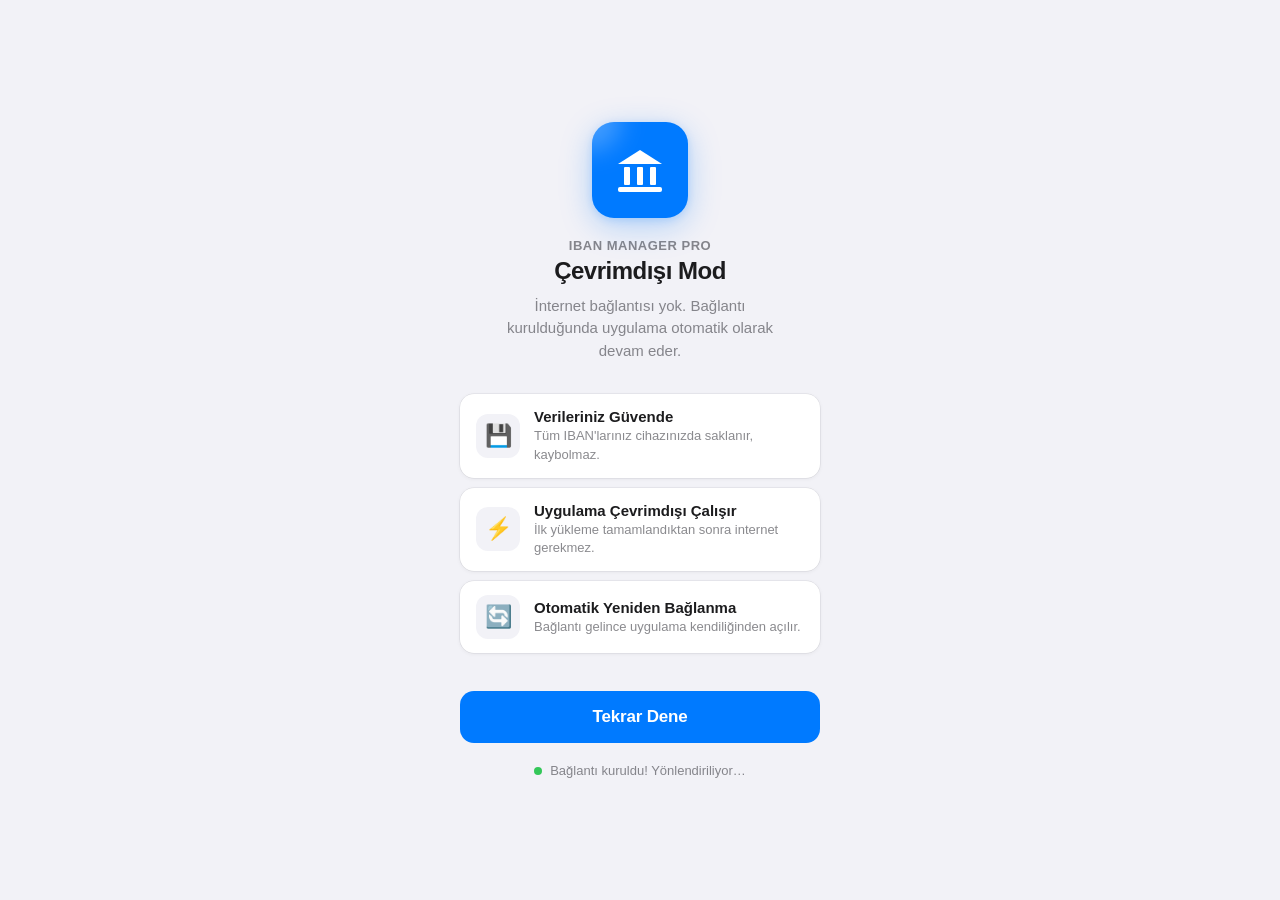
<file: offline.html>
<!DOCTYPE html>
<html lang="tr">
<head>
  <meta charset="UTF-8">
  <meta name="viewport" content="width=device-width, initial-scale=1.0, viewport-fit=cover">
  <meta name="theme-color" content="#007AFF" media="(prefers-color-scheme: light)">
  <meta name="theme-color" content="#0A0A0F"  media="(prefers-color-scheme: dark)">
  <meta name="apple-mobile-web-app-capable" content="yes">
  <meta name="apple-mobile-web-app-status-bar-style" content="black-translucent">
  <title>Çevrimdışı — IBAN Manager Pro</title>
  <style>
    /* ─── Reset & Base ─── */
    *, *::before, *::after { box-sizing: border-box; margin: 0; padding: 0; }

    :root {
      --blue:   #007AFF;
      --red:    #FF3B30;
      --green:  #34C759;
      --bg:     #F2F2F7;
      --card:   #FFFFFF;
      --text1:  #1C1C1E;
      --text2:  #3C3C43;
      --text3:  rgba(60,60,67,.6);
      --sep:    rgba(60,60,67,.12);
      --sat: env(safe-area-inset-top,    0px);
      --sar: env(safe-area-inset-right,  0px);
      --sab: env(safe-area-inset-bottom, 0px);
      --sal: env(safe-area-inset-left,   0px);
    }

    @media (prefers-color-scheme: dark) {
      :root {
        --bg:    #000000;
        --card:  #1C1C1E;
        --text1: #FFFFFF;
        --text2: rgba(235,235,245,.6);
        --text3: rgba(235,235,245,.3);
        --sep:   rgba(84,84,88,.6);
      }
    }

    html {
      background: var(--blue);
      /* Splash arası beyaz flash engelleme */
    }

    body {
      background: var(--bg);
      color: var(--text1);
      font-family: -apple-system, BlinkMacSystemFont, 'SF Pro Display',
                   'SF Pro Text', 'Helvetica Neue', 'Segoe UI', sans-serif;
      min-height: 100dvh;
      min-height: calc(100vh + var(--sat));
      display: flex;
      flex-direction: column;
      align-items: center;
      justify-content: center;
      padding: calc(var(--sat) + 24px) calc(var(--sar) + 20px)
               calc(var(--sab) + 24px) calc(var(--sal) + 20px);
      -webkit-font-smoothing: antialiased;
    }

    /* ─── Logo & İkon ─── */
    .app-icon {
      width: 96px;
      height: 96px;
      background: var(--blue);
      border-radius: 22px;
      display: flex;
      align-items: center;
      justify-content: center;
      margin: 0 auto 20px;
      box-shadow: 0 8px 32px rgba(0,122,255,.28), 0 2px 8px rgba(0,122,255,.16);
      position: relative;
      overflow: hidden;
    }

    .app-icon::before {
      /* Parlama efekti */
      content: '';
      position: absolute;
      top: -30%; left: -30%;
      width: 60%; height: 60%;
      background: rgba(255,255,255,.25);
      border-radius: 50%;
      filter: blur(12px);
    }

    /* SVG banka ikonu */
    .bank-icon {
      width: 52px;
      height: 52px;
      position: relative;
      z-index: 1;
    }

    .bank-icon .roof {
      fill: white;
    }
    .bank-icon .base { fill: white; }
    .bank-icon .col  { fill: white; }

    /* ─── Başlık ─── */
    .app-name {
      font-size: 13px;
      font-weight: 600;
      color: var(--text3);
      letter-spacing: .5px;
      text-transform: uppercase;
      margin-bottom: 4px;
      text-align: center;
    }

    h1 {
      font-size: 24px;
      font-weight: 700;
      letter-spacing: -.5px;
      text-align: center;
      margin-bottom: 10px;
      color: var(--text1);
    }

    .subtitle {
      font-size: 15px;
      color: var(--text3);
      text-align: center;
      line-height: 1.5;
      margin-bottom: 32px;
      max-width: 300px;
    }

    /* ─── Bilgi Kartları ─── */
    .cards {
      width: 100%;
      max-width: 360px;
      margin-bottom: 28px;
    }

    .info-card {
      background: var(--card);
      border-radius: 14px;
      padding: 14px 16px;
      margin-bottom: 10px;
      display: flex;
      align-items: center;
      gap: 14px;
      box-shadow: 0 1px 4px rgba(0,0,0,.06), 0 0 0 .5px var(--sep);
    }

    .info-icon {
      width: 44px;
      height: 44px;
      border-radius: 12px;
      background: var(--bg);
      display: flex;
      align-items: center;
      justify-content: center;
      font-size: 22px;
      flex-shrink: 0;
    }

    .info-text { flex: 1; }

    .info-title {
      font-size: 15px;
      font-weight: 600;
      color: var(--text1);
      margin-bottom: 2px;
    }

    .info-sub {
      font-size: 13px;
      color: var(--text3);
      line-height: 1.4;
    }

    /* ─── Buton ─── */
    .retry-btn {
      display: block;
      width: 100%;
      max-width: 360px;
      padding: 16px;
      background: var(--blue);
      color: #fff;
      border: none;
      border-radius: 14px;
      font-size: 17px;
      font-weight: 600;
      font-family: inherit;
      cursor: pointer;
      letter-spacing: -.2px;
      transition: transform .12s ease, opacity .12s ease;
      -webkit-tap-highlight-color: transparent;
    }

    .retry-btn:active {
      transform: scale(.97);
      opacity: .85;
    }

    /* ─── Durum Göstergesi ─── */
    .status-bar {
      display: flex;
      align-items: center;
      justify-content: center;
      gap: 8px;
      margin-top: 20px;
      font-size: 13px;
      color: var(--text3);
    }

    .status-dot {
      width: 8px;
      height: 8px;
      border-radius: 50%;
      background: var(--red);
      flex-shrink: 0;
      transition: background .3s ease;
    }

    .status-dot.online  { background: var(--green); animation: none; }
    .status-dot.offline { animation: pulse 1.4s ease-in-out infinite; }

    @keyframes pulse {
      0%, 100% { opacity: 1; }
      50%       { opacity: .25; }
    }

    /* ─── Bağlanıyor animasyonu ─── */
    .connecting {
      display: none;
      align-items: center;
      justify-content: center;
      gap: 6px;
      font-size: 14px;
      font-weight: 500;
      color: var(--blue);
      margin-top: 12px;
    }

    .connecting.visible { display: flex; }

    .spinner {
      width: 16px;
      height: 16px;
      border: 2px solid rgba(0,122,255,.2);
      border-top-color: var(--blue);
      border-radius: 50%;
      animation: spin .7s linear infinite;
    }

    @keyframes spin {
      to { transform: rotate(360deg); }
    }

    @media (prefers-reduced-motion: reduce) {
      .status-dot.offline { animation: none; }
      .spinner            { animation: none; }
    }
  </style>
</head>
<body>

  <!-- Logo -->
  <div class="app-icon" role="img" aria-label="IBAN Manager Pro simgesi">
    <svg class="bank-icon" viewBox="0 0 52 52" xmlns="http://www.w3.org/2000/svg" aria-hidden="true">
      <!-- Çatı (üçgen) -->
      <polygon class="roof" points="26,6 48,20 4,20"/>
      <!-- Sütunlar -->
      <rect class="col" x="10" y="23" width="6" height="18" rx="1"/>
      <rect class="col" x="23" y="23" width="6" height="18" rx="1"/>
      <rect class="col" x="36" y="23" width="6" height="18" rx="1"/>
      <!-- Taban -->
      <rect class="base" x="4" y="43" width="44" height="5" rx="2"/>
    </svg>
  </div>

  <!-- Başlık -->
  <p class="app-name">IBAN Manager Pro</p>
  <h1>Çevrimdışı Mod</h1>
  <p class="subtitle">
    İnternet bağlantısı yok. Bağlantı kurulduğunda uygulama otomatik olarak devam eder.
  </p>

  <!-- Bilgi Kartları -->
  <div class="cards" role="list">

    <div class="info-card" role="listitem">
      <div class="info-icon" aria-hidden="true">💾</div>
      <div class="info-text">
        <div class="info-title">Verileriniz Güvende</div>
        <div class="info-sub">Tüm IBAN'larınız cihazınızda saklanır, kaybolmaz.</div>
      </div>
    </div>

    <div class="info-card" role="listitem">
      <div class="info-icon" aria-hidden="true">⚡️</div>
      <div class="info-text">
        <div class="info-title">Uygulama Çevrimdışı Çalışır</div>
        <div class="info-sub">İlk yükleme tamamlandıktan sonra internet gerekmez.</div>
      </div>
    </div>

    <div class="info-card" role="listitem">
      <div class="info-icon" aria-hidden="true">🔄</div>
      <div class="info-text">
        <div class="info-title">Otomatik Yeniden Bağlanma</div>
        <div class="info-sub">Bağlantı gelince uygulama kendiliğinden açılır.</div>
      </div>
    </div>

  </div>

  <!-- Tekrar Dene Butonu -->
  <button class="retry-btn" id="retryBtn" onclick="retryConnection()" aria-label="Yeniden bağlanmayı dene">
    Tekrar Dene
  </button>

  <!-- Bağlanıyor -->
  <div class="connecting" id="connectingEl" aria-live="polite">
    <div class="spinner" aria-hidden="true"></div>
    Bağlanıyor…
  </div>

  <!-- Durum -->
  <div class="status-bar" aria-live="polite" aria-atomic="true">
    <div class="status-dot offline" id="statusDot" role="status" aria-label="bağlantı durumu"></div>
    <span id="statusText">İnternet bağlantısı bekleniyor</span>
  </div>

  <script>
    'use strict';

    const dot         = document.getElementById('statusDot');
    const statusText  = document.getElementById('statusText');
    const retryBtn    = document.getElementById('retryBtn');
    const connecting  = document.getElementById('connectingEl');

    let checkInterval = null;
    let isChecking    = false;

    function setOnline() {
      dot.className       = 'status-dot online';
      statusText.textContent = 'Bağlantı kuruldu! Yönlendiriliyor…';
      connecting.classList.remove('visible');
      retryBtn.disabled = true;

      /* Kısa gecikme ile ana sayfaya yönlendir */
      setTimeout(() => {
        window.location.href = '/';
      }, 900);
    }

    function setOffline() {
      dot.className       = 'status-dot offline';
      statusText.textContent = 'İnternet bağlantısı bekleniyor';
      connecting.classList.remove('visible');
      retryBtn.disabled = false;
      isChecking = false;
    }

    function retryConnection() {
      if (isChecking) return;
      isChecking = true;
      connecting.classList.add('visible');
      retryBtn.disabled = true;
      statusText.textContent = 'Kontrol ediliyor…';

      /* navigator.onLine bazen yanıltıcı olabilir; fetch ile kontrol et */
      fetch('/manifest.json', { cache: 'no-store', method: 'HEAD' })
        .then(r => { if (r.ok) setOnline(); else setOffline(); })
        .catch(() => {
          /* Service Worker cache'ten döndürdüyse de online sayma */
          if (navigator.onLine) {
            setOnline();
          } else {
            setOffline();
          }
        });
    }

    /* Online / Offline event'lerini dinle */
    window.addEventListener('online',  () => {
      /* Kısa bir fetch ile doğrula */
      setTimeout(retryConnection, 300);
    });
    window.addEventListener('offline', setOffline);

    /* Periyodik kontrol: her 8 saniyede bir */
    checkInterval = setInterval(() => {
      if (!isChecking && navigator.onLine) retryConnection();
    }, 8000);

    /* Başlangıç durumu */
    if (navigator.onLine) {
      /* Sayfa online iken açıldı — index.html'e git */
      setTimeout(retryConnection, 500);
    }
  </script>

</body>
</html>
</file>
